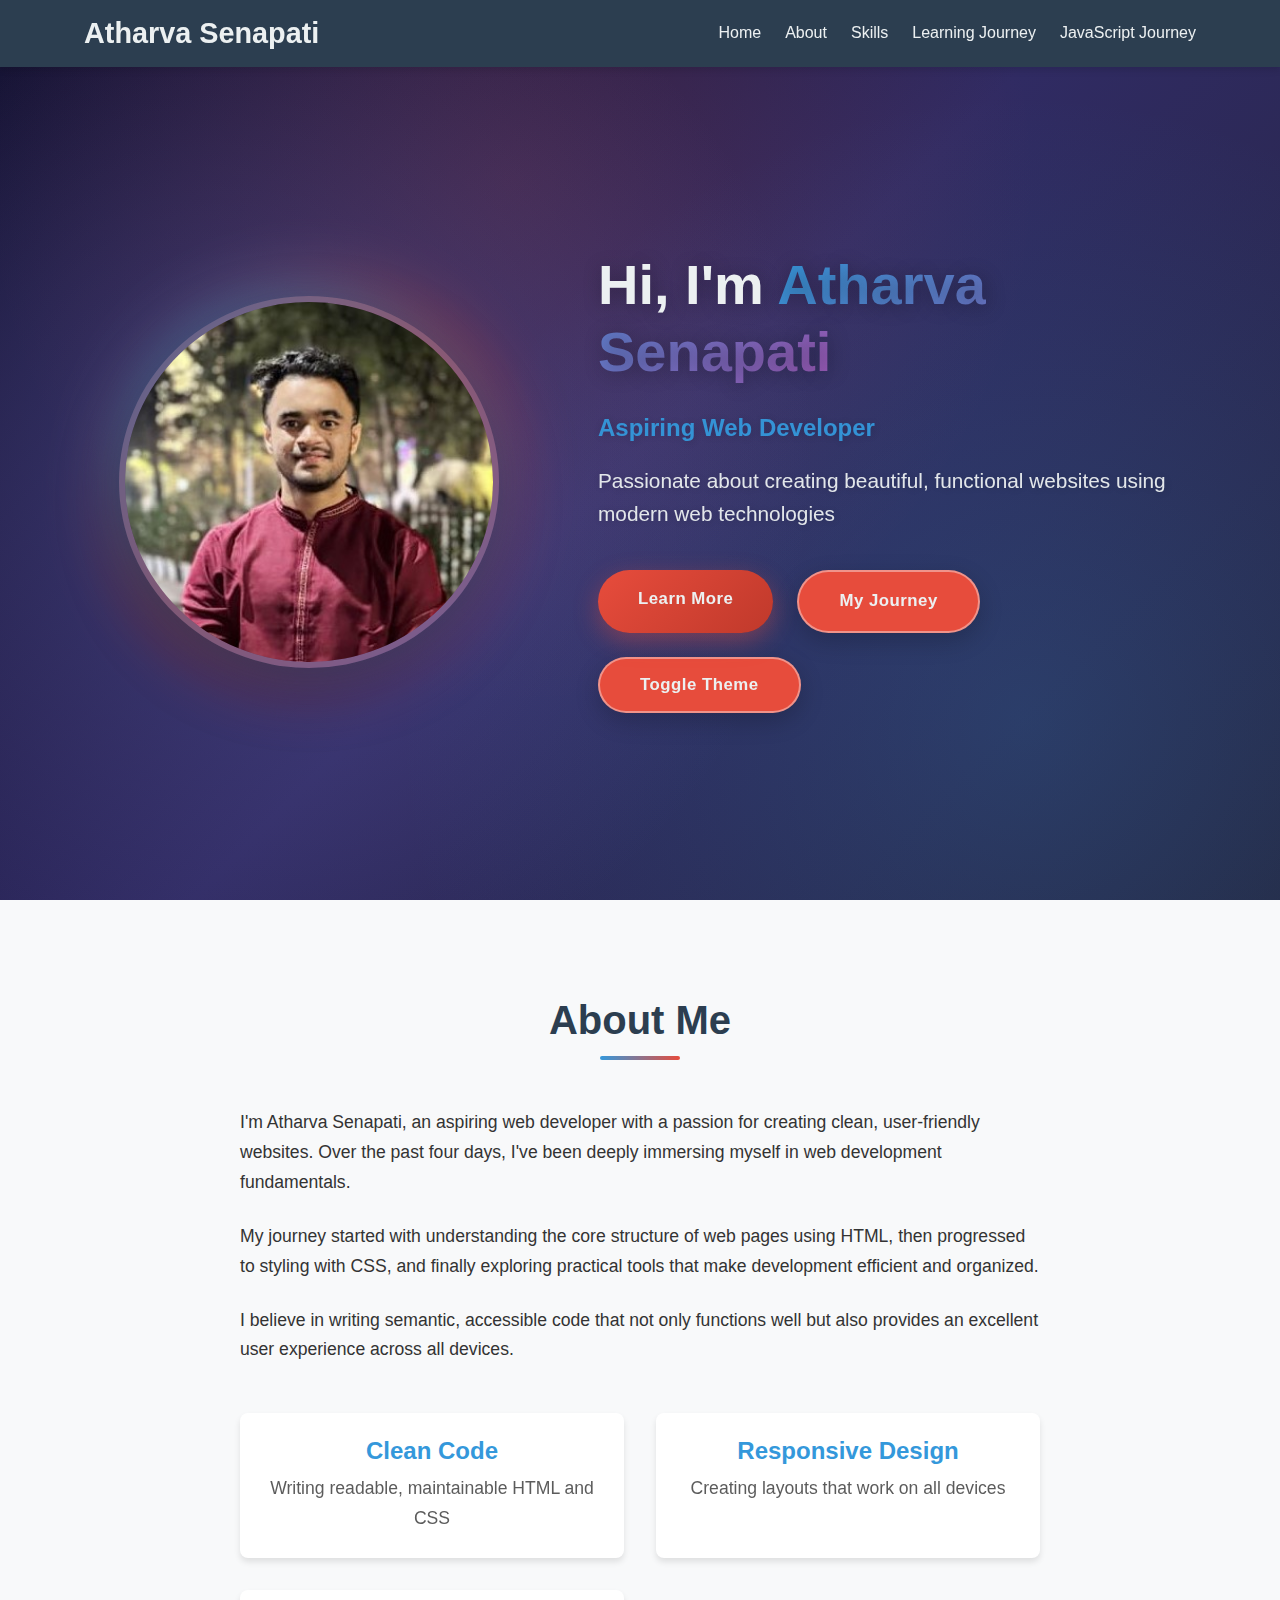
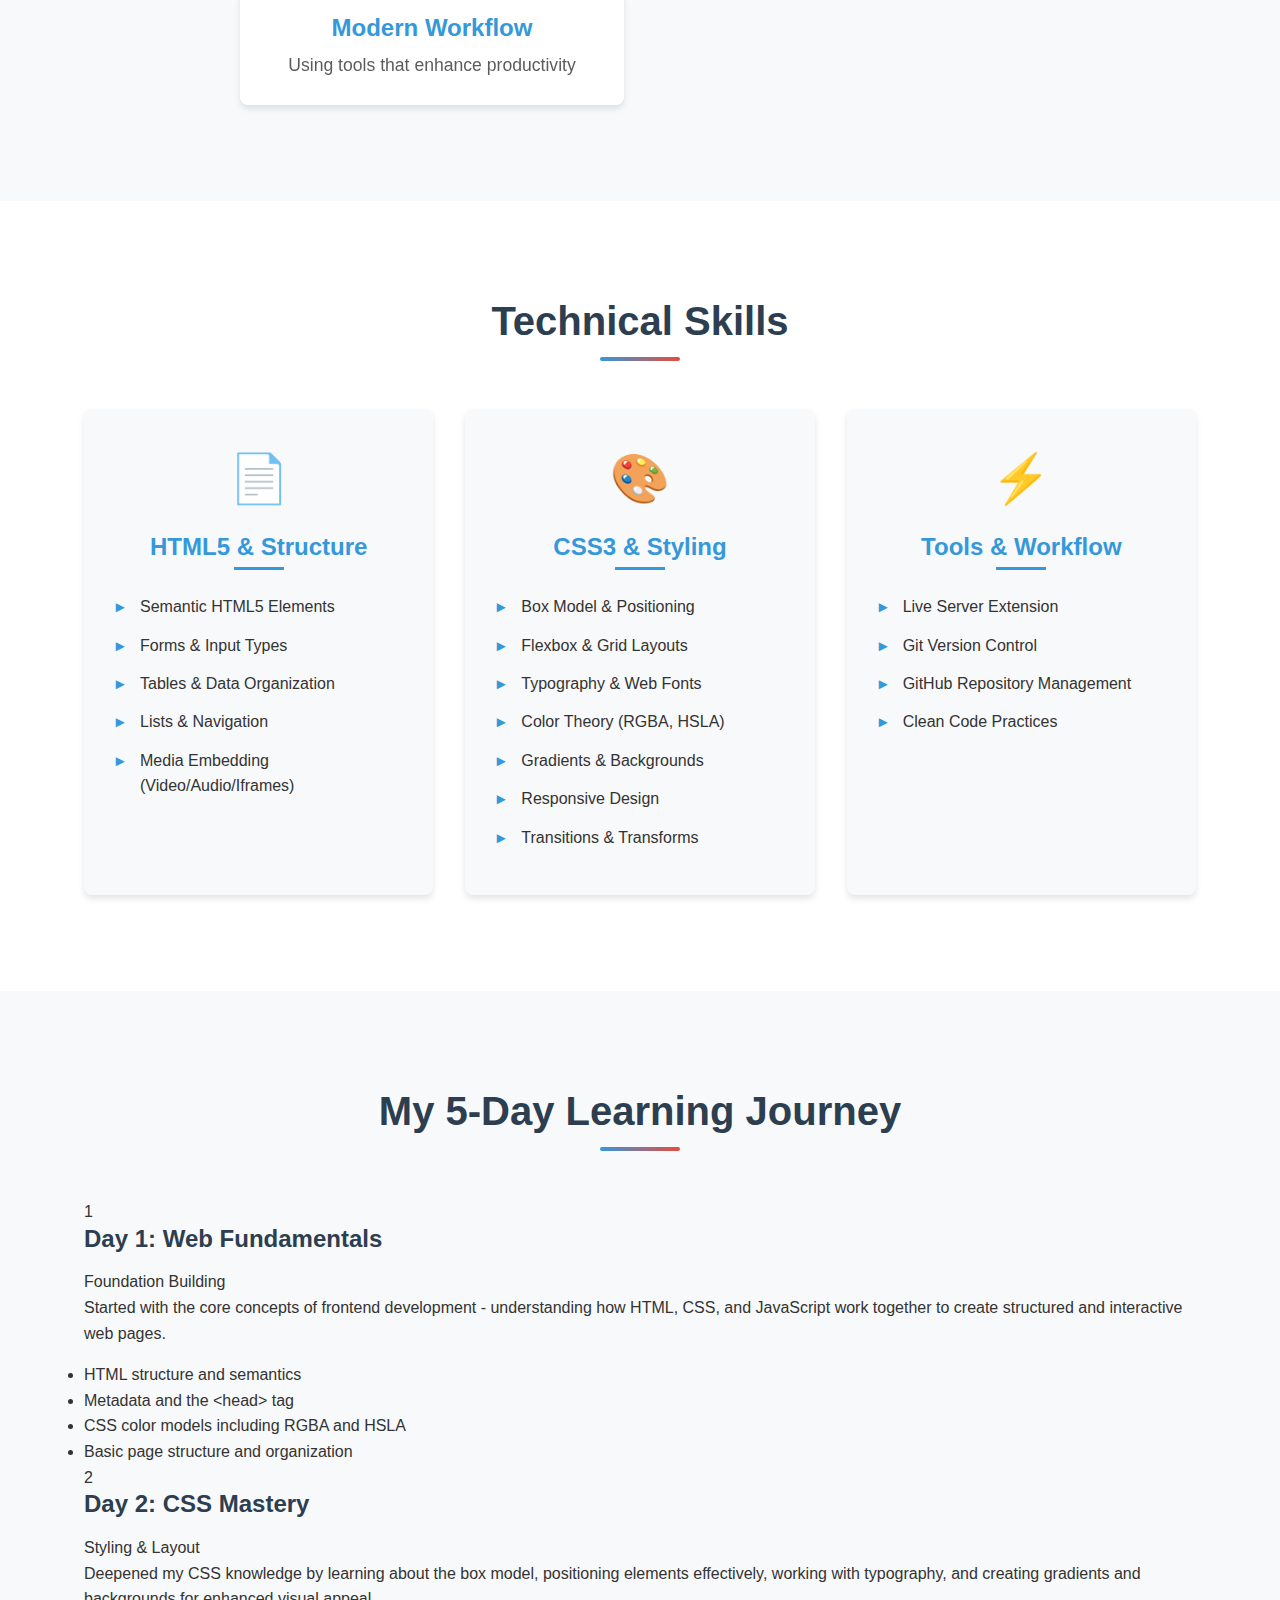
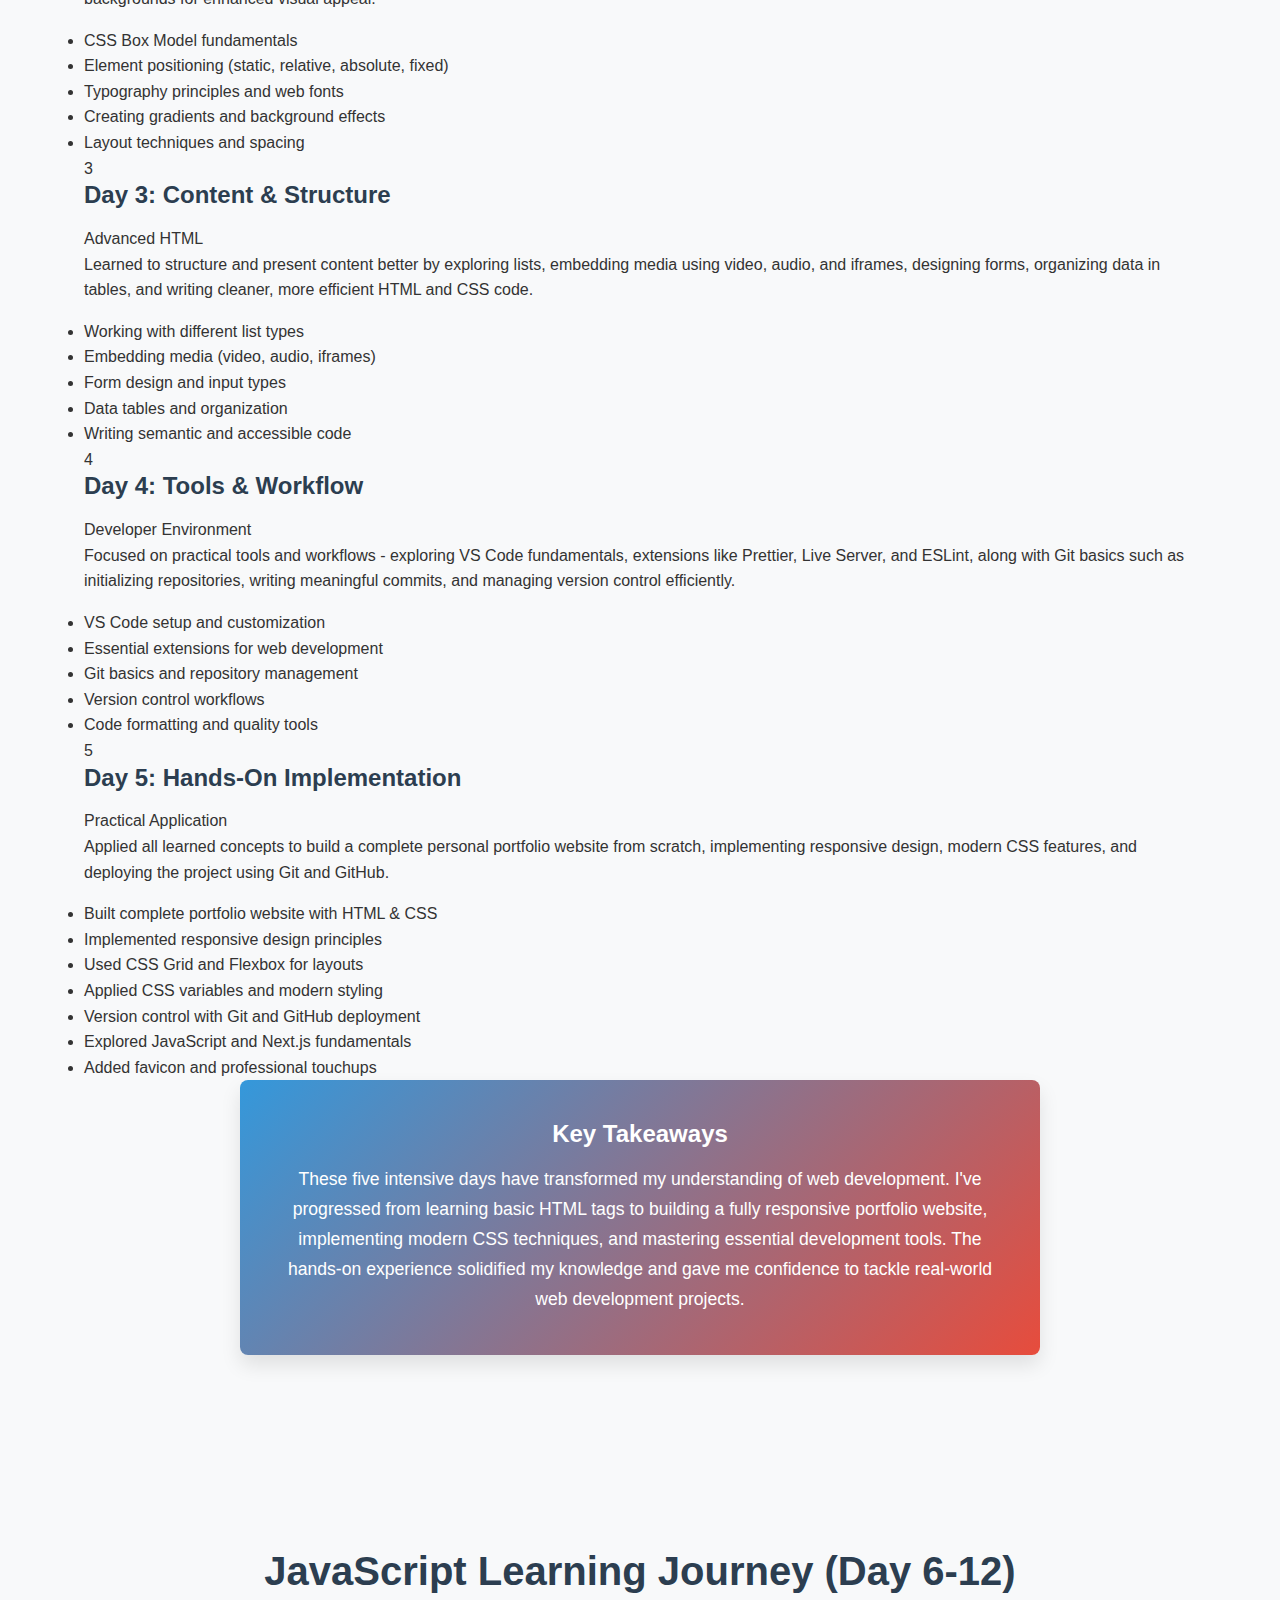
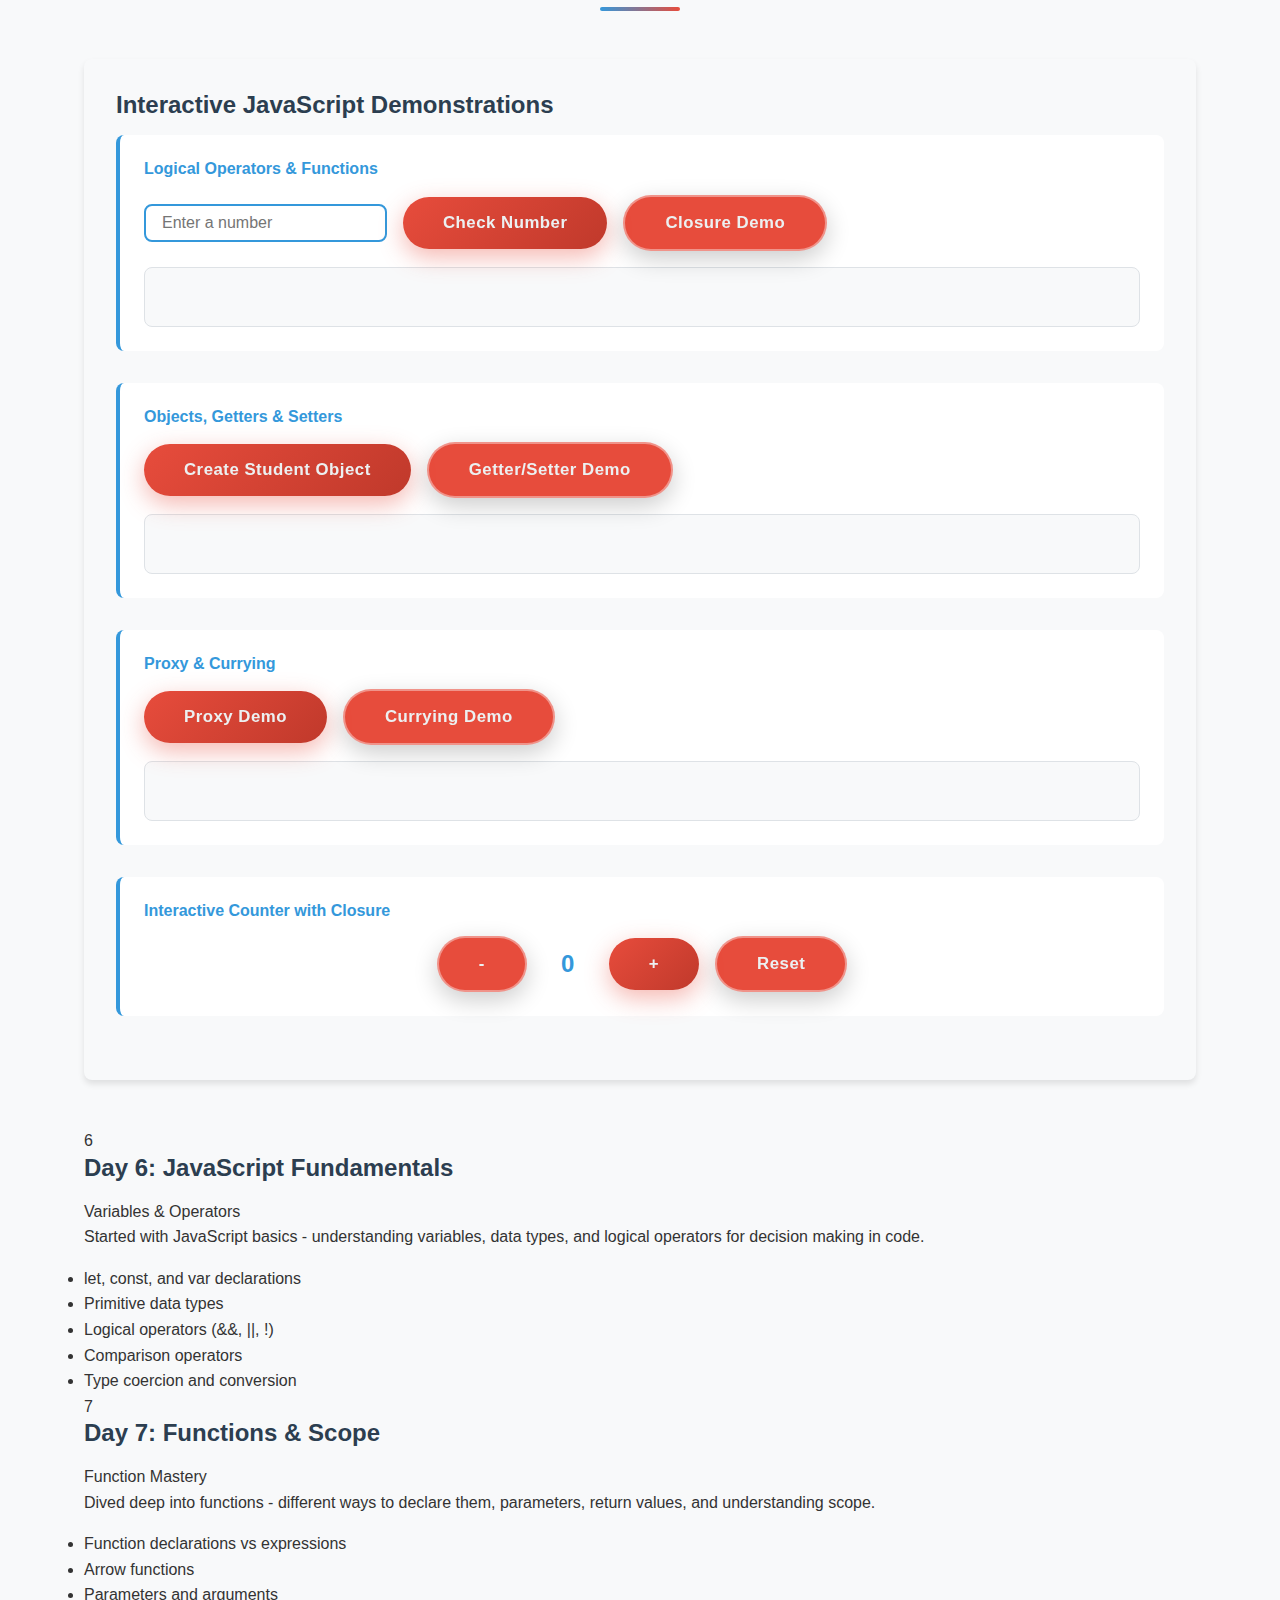
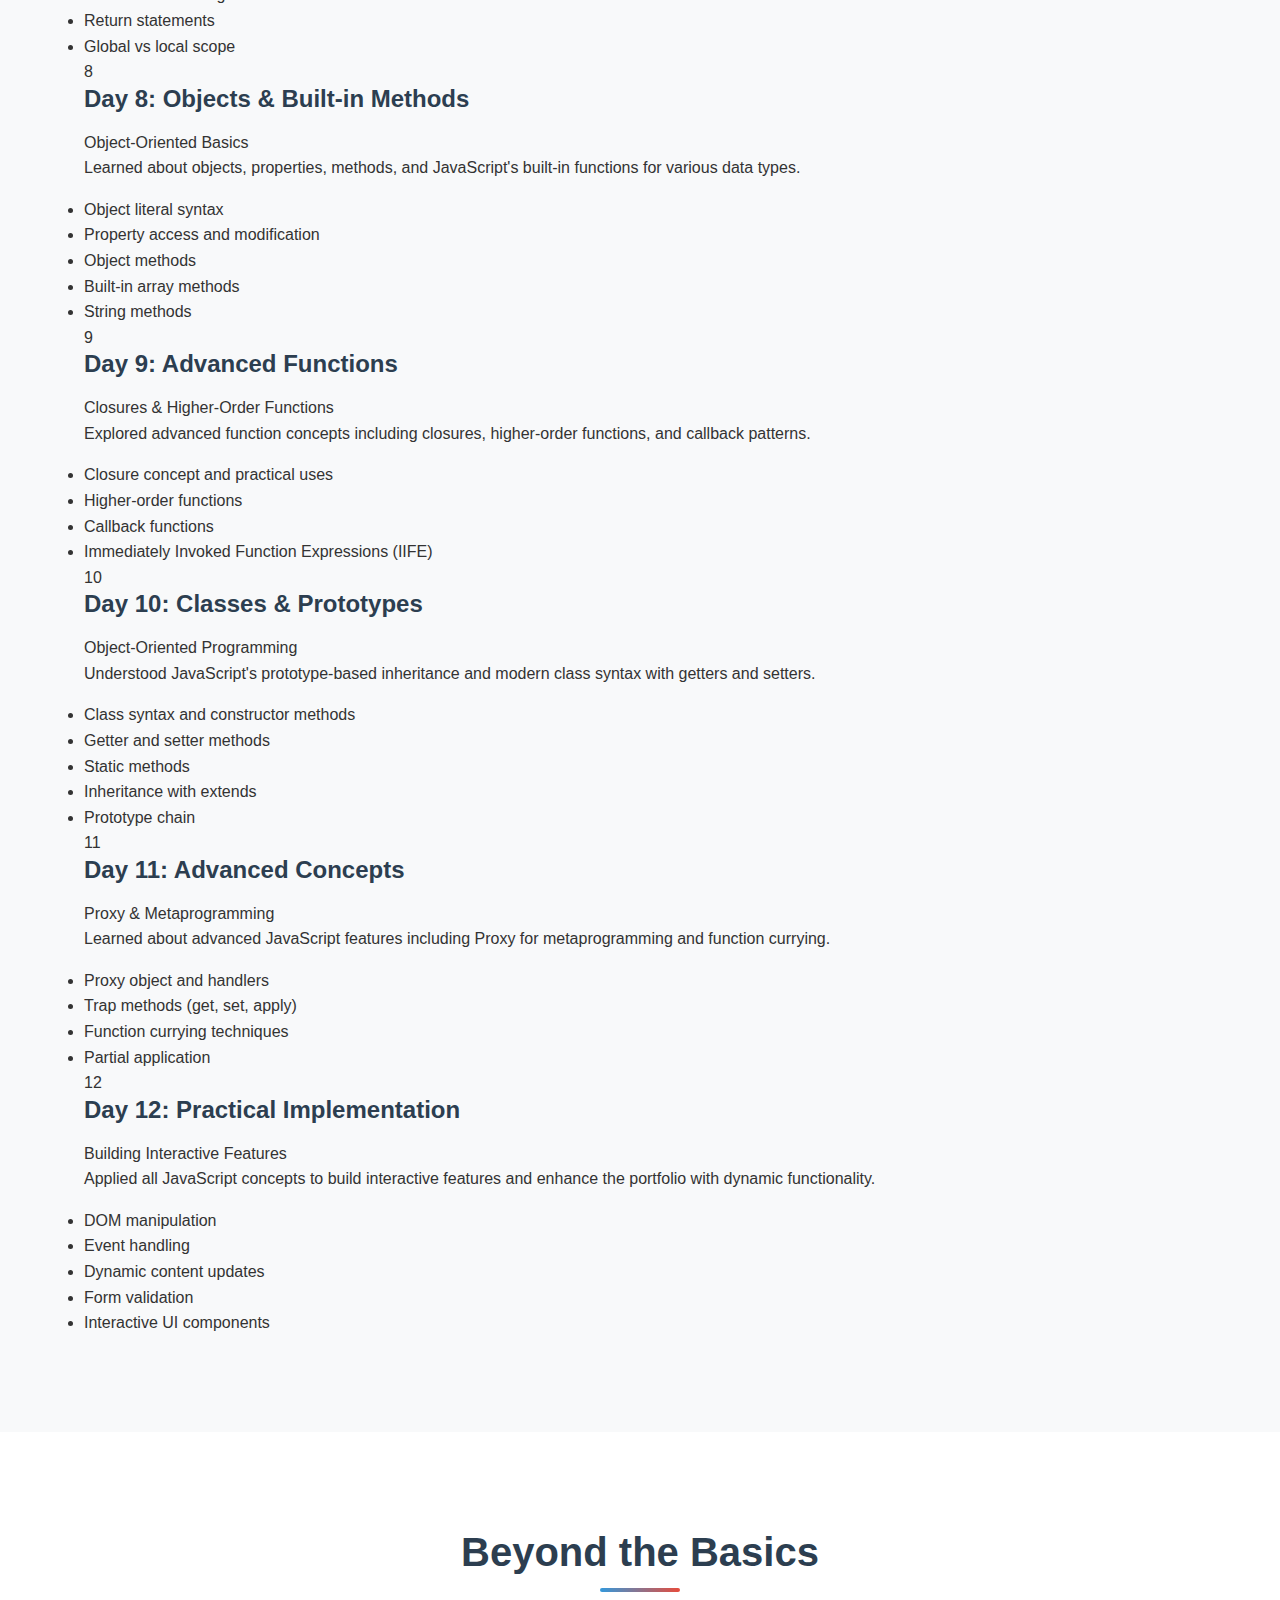
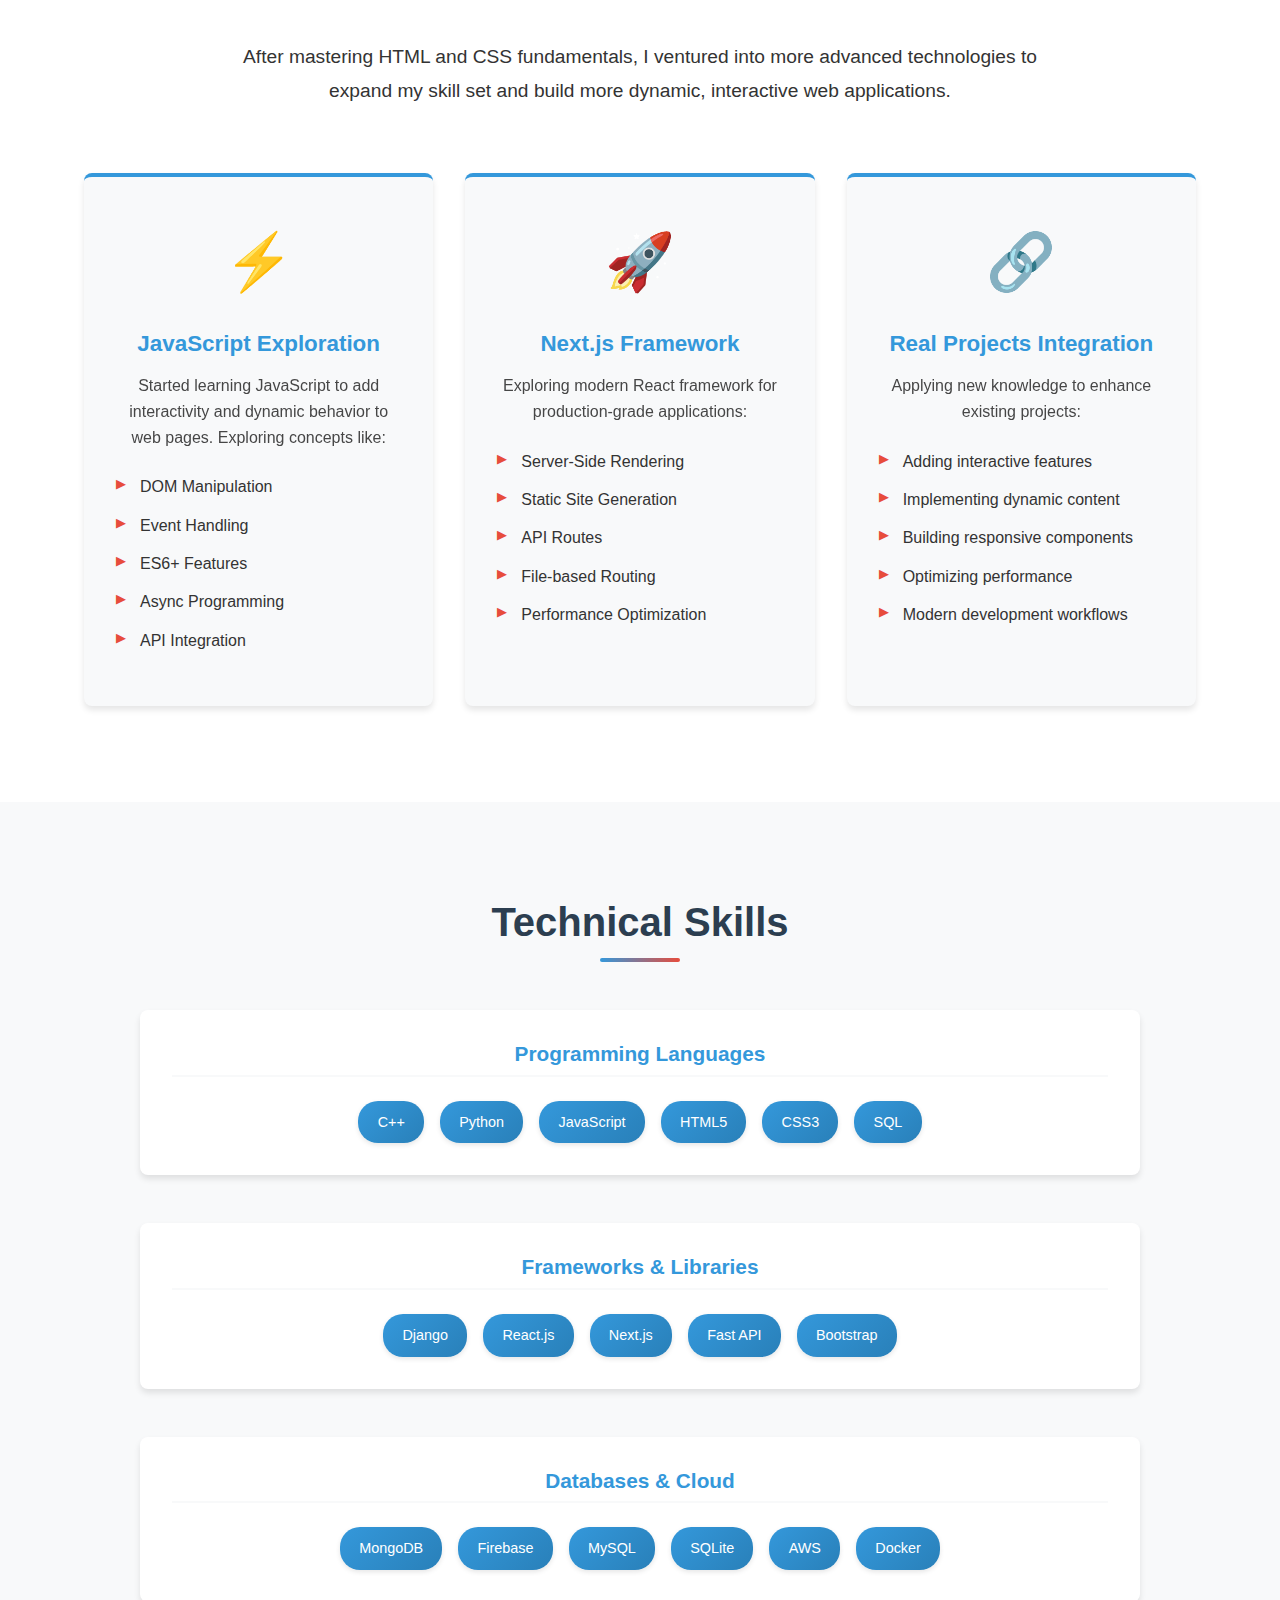
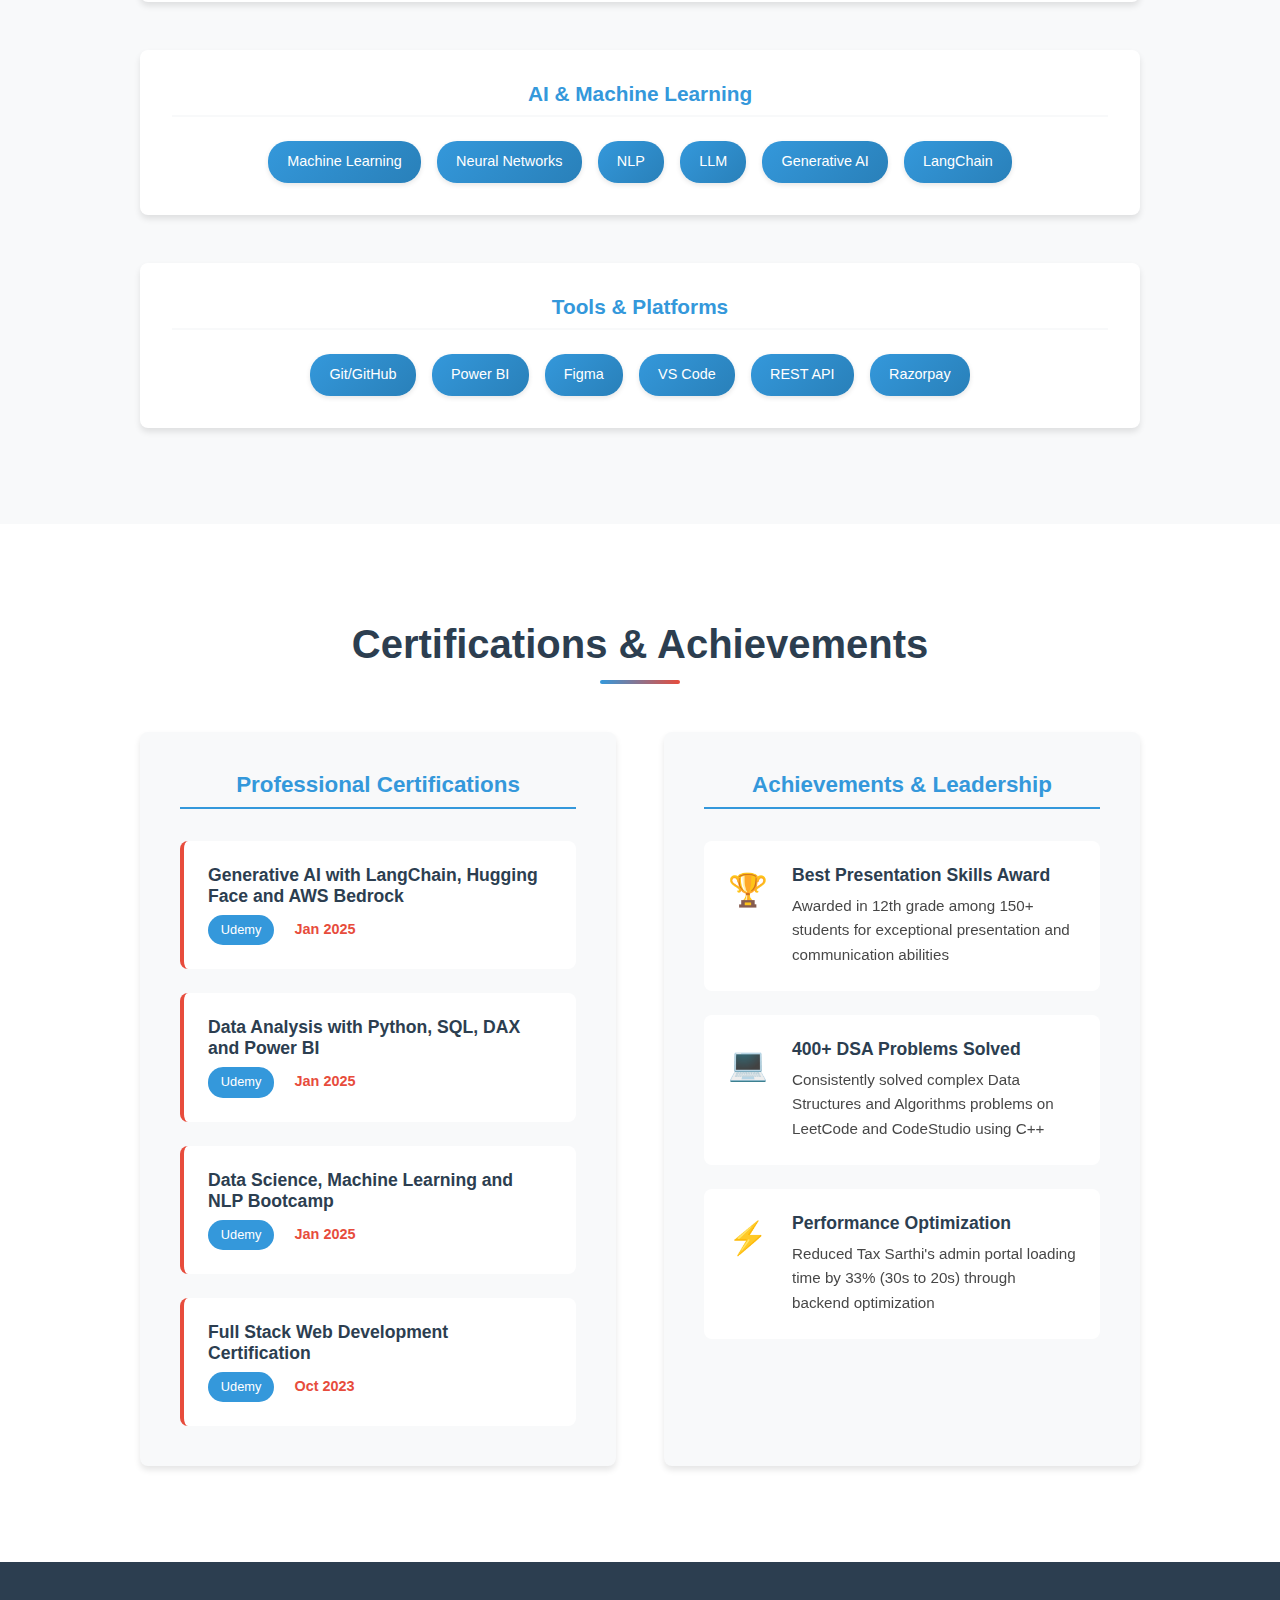
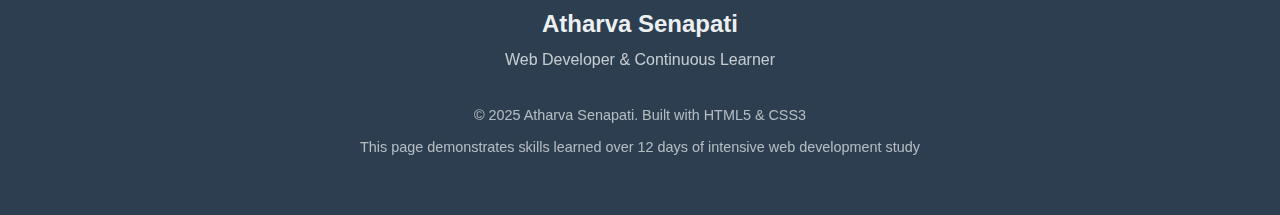
<file: index.html>
<!DOCTYPE html>
<html lang="en">

<head>
  <meta charset="UTF-8" />
  <meta name="viewport" content="width=device-width, initial-scale=1.0" />
  <title>Atharva Senapati - Web Developer</title>
  <meta name="description" content="Personal portfolio showcasing web development skills learned over 4 days" />
  <meta name="keywords" content="web development, HTML, CSS, frontend, Atharva Senapati" />
  <link rel="stylesheet" href="assets/css/main.css" />
  <!-- Favicon -->
  <link rel="icon" type="image/x-icon" href="assets/images/favicon/favicon.png">

  <link rel="icon" type="image/png" sizes="32x32" href="assets/images/favicon/favicon.png">
  <link rel="icon" type="image/png" sizes="16x16" href="assets/images/favicon/favicon.png">
  <link rel="manifest" href="assets/images/favicon/favicon.png">
</head>

<body>
  <header class="header">
    <div class="container">
      <div class="logo">
        <h1>Atharva Senapati</h1>
      </div>
      <nav class="nav">
        <ul>
          <li><a href="#home">Home</a></li>
          <li><a href="#about">About</a></li>
          <li><a href="#skills">Skills</a></li>
          <li><a href="#journey">Learning Journey</a></li>
          <li><a href="#javascript-journey">JavaScript Journey</a></li>
        </ul>
      </nav>
    </div>
  </header>
  <main>
    <!-- Hero Section -->
    <section id="home" class="hero">
      <div class="container">
        <div class="hero-content">
          <div class="hero-image">
            <img src="assets/images/photo.jpeg" alt="Atharva Senapati" />
          </div>
          <div class="hero-text">
            <h2>Hi, I'm <span class="highlight">Atharva Senapati</span></h2>
            <p>Aspiring Web Developer</p>
            <p>
              Passionate about creating beautiful, functional websites using
              modern web technologies
            </p>
            <div class="hero-buttons">
              <a href="#about" class="btn btn-primary">Learn More</a>
              <a href="#journey" class="btn btn-secondary">My Journey</a>
              <button id="themeToggle" class="btn btn-secondary">Toggle Theme</button>
            </div>
          </div>
        </div>
      </div>
    </section>

    <!-- About Section -->
    <section id="about" class="about">
      <div class="container">
        <h2 class="section-title">About Me</h2>
        <div class="about-content">
          <div class="about-text">
            <p>
              I'm Atharva Senapati, an aspiring web developer with a passion
              for creating clean, user-friendly websites. Over the past four
              days, I've been deeply immersing myself in web development
              fundamentals.
            </p>

            <p>
              My journey started with understanding the core structure of web
              pages using HTML, then progressed to styling with CSS, and
              finally exploring practical tools that make development
              efficient and organized.
            </p>

            <p>
              I believe in writing semantic, accessible code that not only
              functions well but also provides an excellent user experience
              across all devices.
            </p>

            <div class="about-features">
              <div class="feature">
                <h3>Clean Code</h3>
                <p>Writing readable, maintainable HTML and CSS</p>
              </div>
              <div class="feature">
                <h3>Responsive Design</h3>
                <p>Creating layouts that work on all devices</p>
              </div>
              <div class="feature">
                <h3>Modern Workflow</h3>
                <p>Using tools that enhance productivity</p>
              </div>
            </div>
          </div>
        </div>
      </div>
    </section>

    <!-- Skills Section -->
    <section id="skills" class="skills">
      <div class="container">
        <h2 class="section-title">Technical Skills</h2>
        <div class="skills-grid">
          <div class="skill-category">
            <div class="skill-icon">
              <span>📄</span>
            </div>
            <h3>HTML5 & Structure</h3>
            <ul>
              <li>Semantic HTML5 Elements</li>
              <li>Forms & Input Types</li>
              <li>Tables & Data Organization</li>
              <li>Lists & Navigation</li>
              <li>Media Embedding (Video/Audio/Iframes)</li>
            </ul>
          </div>

          <div class="skill-category">
            <div class="skill-icon">
              <span>🎨</span>
            </div>
            <h3>CSS3 & Styling</h3>
            <ul>
              <li>Box Model & Positioning</li>
              <li>Flexbox & Grid Layouts</li>
              <li>Typography & Web Fonts</li>
              <li>Color Theory (RGBA, HSLA)</li>
              <li>Gradients & Backgrounds</li>
              <li>Responsive Design</li>
              <li>Transitions & Transforms</li>
            </ul>
          </div>

          <div class="skill-category">
            <div class="skill-icon">
              <span>⚡</span>
            </div>
            <h3>Tools & Workflow</h3>
            <ul>
              <li>Live Server Extension</li>
              <li>Git Version Control</li>
              <li>GitHub Repository Management</li>
              <li>Clean Code Practices</li>
            </ul>
          </div>
        </div>
      </div>
    </section>

    <!-- Learning Journey Section -->
    <section id="journey" class="journey">
      <div class="container">
        <h2 class="section-title">My 5-Day Learning Journey</h2>
        <div class="timeline">
          <div class="timeline-item">
            <div class="timeline-marker">1</div>
            <div class="timeline-content">
              <h3>Day 1: Web Fundamentals</h3>
              <div class="timeline-date">Foundation Building</div>
              <p>Started with the core concepts of frontend development - understanding how HTML, CSS, and JavaScript
                work together to create structured and interactive web pages.</p>
              <ul>
                <li>HTML structure and semantics</li>
                <li>Metadata and the &lt;head&gt; tag</li>
                <li>CSS color models including RGBA and HSLA</li>
                <li>Basic page structure and organization</li>
              </ul>
            </div>
          </div>

          <div class="timeline-item">
            <div class="timeline-marker">2</div>
            <div class="timeline-content">
              <h3>Day 2: CSS Mastery</h3>
              <div class="timeline-date">Styling & Layout</div>
              <p>Deepened my CSS knowledge by learning about the box model, positioning elements effectively, working
                with typography, and creating gradients and backgrounds for enhanced visual appeal.</p>
              <ul>
                <li>CSS Box Model fundamentals</li>
                <li>Element positioning (static, relative, absolute, fixed)</li>
                <li>Typography principles and web fonts</li>
                <li>Creating gradients and background effects</li>
                <li>Layout techniques and spacing</li>
              </ul>
            </div>
          </div>

          <div class="timeline-item">
            <div class="timeline-marker">3</div>
            <div class="timeline-content">
              <h3>Day 3: Content & Structure</h3>
              <div class="timeline-date">Advanced HTML</div>
              <p>Learned to structure and present content better by exploring lists, embedding media using video, audio,
                and iframes, designing forms, organizing data in tables, and writing cleaner, more efficient HTML and
                CSS code.</p>
              <ul>
                <li>Working with different list types</li>
                <li>Embedding media (video, audio, iframes)</li>
                <li>Form design and input types</li>
                <li>Data tables and organization</li>
                <li>Writing semantic and accessible code</li>
              </ul>
            </div>
          </div>

          <div class="timeline-item">
            <div class="timeline-marker">4</div>
            <div class="timeline-content">
              <h3>Day 4: Tools & Workflow</h3>
              <div class="timeline-date">Developer Environment</div>
              <p>Focused on practical tools and workflows - exploring VS Code fundamentals, extensions like Prettier,
                Live Server, and ESLint, along with Git basics such as initializing repositories, writing meaningful
                commits, and managing version control efficiently.</p>
              <ul>
                <li>VS Code setup and customization</li>
                <li>Essential extensions for web development</li>
                <li>Git basics and repository management</li>
                <li>Version control workflows</li>
                <li>Code formatting and quality tools</li>
              </ul>
            </div>
          </div>

          <div class="timeline-item">
            <div class="timeline-marker">5</div>
            <div class="timeline-content">
              <h3>Day 5: Hands-On Implementation</h3>
              <div class="timeline-date">Practical Application</div>
              <p>Applied all learned concepts to build a complete personal portfolio website from scratch, implementing
                responsive design, modern CSS features, and deploying the project using Git and GitHub.</p>
              <ul>
                <li>Built complete portfolio website with HTML & CSS</li>
                <li>Implemented responsive design principles</li>
                <li>Used CSS Grid and Flexbox for layouts</li>
                <li>Applied CSS variables and modern styling</li>
                <li>Version control with Git and GitHub deployment</li>
                <li>Explored JavaScript and Next.js fundamentals</li>
                <li>Added favicon and professional touchups</li>
              </ul>
            </div>
          </div>
        </div>

        <div class="journey-summary">
          <h3>Key Takeaways</h3>
          <p>These five intensive days have transformed my understanding of web development. I've progressed from
            learning basic HTML tags to building a fully responsive portfolio website, implementing modern CSS
            techniques, and mastering essential development tools. The hands-on experience solidified my knowledge and
            gave me confidence to tackle real-world web development projects.</p>
        </div>
      </div>
    </section>

    <!-- JavaScript Journey Section -->
    <section id="javascript-journey" class="journey">
      <div class="container">
        <h2 class="section-title">JavaScript Learning Journey (Day 6-12)</h2>
        
        <!-- Interactive JavaScript Demo -->
        <div class="javascript-demo">
          <h3>Interactive JavaScript Demonstrations</h3>
          
          <!-- Logical Operators Demo -->
          <div class="demo-section">
            <h4>Logical Operators & Functions</h4>
            <div class="demo-controls">
              <input type="number" id="numberInput" placeholder="Enter a number" class="demo-input">
              <button onclick="checkNumber()" class="btn btn-primary">Check Number</button>
              <button onclick="demonstrateClosure()" class="btn btn-secondary">Closure Demo</button>
            </div>
            <div id="logicalOutput" class="demo-output"></div>
          </div>

          <!-- Objects and Methods Demo -->
          <div class="demo-section">
            <h4>Objects, Getters & Setters</h4>
            <div class="demo-controls">
              <button onclick="createStudentObject()" class="btn btn-primary">Create Student Object</button>
              <button onclick="useGetterSetter()" class="btn btn-secondary">Getter/Setter Demo</button>
            </div>
            <div id="objectOutput" class="demo-output"></div>
          </div>

          <!-- Proxy and Currying Demo -->
          <div class="demo-section">
            <h4>Proxy & Currying</h4>
            <div class="demo-controls">
              <button onclick="demonstrateProxy()" class="btn btn-primary">Proxy Demo</button>
              <button onclick="demonstrateCurrying()" class="btn btn-secondary">Currying Demo</button>
            </div>
            <div id="advancedOutput" class="demo-output"></div>
          </div>

          <!-- Interactive Counter -->
          <div class="demo-section">
            <h4>Interactive Counter with Closure</h4>
            <div class="counter-controls">
              <button onclick="decrementCounter()" class="btn btn-secondary">-</button>
              <span id="counterValue" class="counter-display">0</span>
              <button onclick="incrementCounter()" class="btn btn-primary">+</button>
              <button onclick="resetCounter()" class="btn btn-secondary">Reset</button>
            </div>
          </div>
        </div>

        <!-- JavaScript Timeline -->
        <div class="timeline">
          <div class="timeline-item">
            <div class="timeline-marker">6</div>
            <div class="timeline-content">
              <h3>Day 6: JavaScript Fundamentals</h3>
              <div class="timeline-date">Variables & Operators</div>
              <p>Started with JavaScript basics - understanding variables, data types, and logical operators for decision making in code.</p>
              <ul>
                <li>let, const, and var declarations</li>
                <li>Primitive data types</li>
                <li>Logical operators (&&, ||, !)</li>
                <li>Comparison operators</li>
                <li>Type coercion and conversion</li>
              </ul>
            </div>
          </div>

          <div class="timeline-item">
            <div class="timeline-marker">7</div>
            <div class="timeline-content">
              <h3>Day 7: Functions & Scope</h3>
              <div class="timeline-date">Function Mastery</div>
              <p>Dived deep into functions - different ways to declare them, parameters, return values, and understanding scope.</p>
              <ul>
                <li>Function declarations vs expressions</li>
                <li>Arrow functions</li>
                <li>Parameters and arguments</li>
                <li>Return statements</li>
                <li>Global vs local scope</li>
              </ul>
            </div>
          </div>

          <div class="timeline-item">
            <div class="timeline-marker">8</div>
            <div class="timeline-content">
              <h3>Day 8: Objects & Built-in Methods</h3>
              <div class="timeline-date">Object-Oriented Basics</div>
              <p>Learned about objects, properties, methods, and JavaScript's built-in functions for various data types.</p>
              <ul>
                <li>Object literal syntax</li>
                <li>Property access and modification</li>
                <li>Object methods</li>
                <li>Built-in array methods</li>
                <li>String methods</li>
              </ul>
            </div>
          </div>

          <div class="timeline-item">
            <div class="timeline-marker">9</div>
            <div class="timeline-content">
              <h3>Day 9: Advanced Functions</h3>
              <div class="timeline-date">Closures & Higher-Order Functions</div>
              <p>Explored advanced function concepts including closures, higher-order functions, and callback patterns.</p>
              <ul>
                <li>Closure concept and practical uses</li>
                <li>Higher-order functions</li>
                <li>Callback functions</li>
                <li>Immediately Invoked Function Expressions (IIFE)</li>
              </ul>
            </div>
          </div>

          <div class="timeline-item">
            <div class="timeline-marker">10</div>
            <div class="timeline-content">
              <h3>Day 10: Classes & Prototypes</h3>
              <div class="timeline-date">Object-Oriented Programming</div>
              <p>Understood JavaScript's prototype-based inheritance and modern class syntax with getters and setters.</p>
              <ul>
                <li>Class syntax and constructor methods</li>
                <li>Getter and setter methods</li>
                <li>Static methods</li>
                <li>Inheritance with extends</li>
                <li>Prototype chain</li>
              </ul>
            </div>
          </div>

          <div class="timeline-item">
            <div class="timeline-marker">11</div>
            <div class="timeline-content">
              <h3>Day 11: Advanced Concepts</h3>
              <div class="timeline-date">Proxy & Metaprogramming</div>
              <p>Learned about advanced JavaScript features including Proxy for metaprogramming and function currying.</p>
              <ul>
                <li>Proxy object and handlers</li>
                <li>Trap methods (get, set, apply)</li>
                <li>Function currying techniques</li>
                <li>Partial application</li>
              </ul>
            </div>
          </div>

          <div class="timeline-item">
            <div class="timeline-marker">12</div>
            <div class="timeline-content">
              <h3>Day 12: Practical Implementation</h3>
              <div class="timeline-date">Building Interactive Features</div>
              <p>Applied all JavaScript concepts to build interactive features and enhance the portfolio with dynamic functionality.</p>
              <ul>
                <li>DOM manipulation</li>
                <li>Event handling</li>
                <li>Dynamic content updates</li>
                <li>Form validation</li>
                <li>Interactive UI components</li>
              </ul>
            </div>
          </div>
        </div>
      </div>
    </section>

    <!-- New Exploration Section -->
    <section id="exploration" class="exploration">
      <div class="container">
        <h2 class="section-title">Beyond the Basics</h2>
        <div class="exploration-content">
          <div class="exploration-intro">
            <p>After mastering HTML and CSS fundamentals, I ventured into more advanced technologies to expand my skill
              set and build more dynamic, interactive web applications.</p>
          </div>

          <div class="tech-grid">
            <div class="tech-card">
              <div class="tech-icon">
                <span>⚡</span>
              </div>
              <h3>JavaScript Exploration</h3>
              <p>Started learning JavaScript to add interactivity and dynamic behavior to web pages. Exploring concepts
                like:</p>
              <ul>
                <li>DOM Manipulation</li>
                <li>Event Handling</li>
                <li>ES6+ Features</li>
                <li>Async Programming</li>
                <li>API Integration</li>
              </ul>
            </div>

            <div class="tech-card">
              <div class="tech-icon">
                <span>🚀</span>
              </div>
              <h3>Next.js Framework</h3>
              <p>Exploring modern React framework for production-grade applications:</p>
              <ul>
                <li>Server-Side Rendering</li>
                <li>Static Site Generation</li>
                <li>API Routes</li>
                <li>File-based Routing</li>
                <li>Performance Optimization</li>
              </ul>
            </div>

            <div class="tech-card">
              <div class="tech-icon">
                <span>🔗</span>
              </div>
              <h3>Real Projects Integration</h3>
              <p>Applying new knowledge to enhance existing projects:</p>
              <ul>
                <li>Adding interactive features</li>
                <li>Implementing dynamic content</li>
                <li>Building responsive components</li>
                <li>Optimizing performance</li>
                <li>Modern development workflows</li>
              </ul>
            </div>
          </div>
        </div>
      </div>
    </section>

    <!-- Technical Skills Section -->
    <section id="technical" class="technical">
      <div class="container">
        <h2 class="section-title">Technical Skills</h2>
        <div class="skills-container">
          <div class="skills-category">
            <h3>Programming Languages</h3>
            <div class="skills-tags">
              <span class="skill-tag">C++</span>
              <span class="skill-tag">Python</span>
              <span class="skill-tag">JavaScript</span>
              <span class="skill-tag">HTML5</span>
              <span class="skill-tag">CSS3</span>
              <span class="skill-tag">SQL</span>
            </div>
          </div>

          <div class="skills-category">
            <h3>Frameworks & Libraries</h3>
            <div class="skills-tags">
              <span class="skill-tag">Django</span>
              <span class="skill-tag">React.js</span>
              <span class="skill-tag">Next.js</span>
              <span class="skill-tag">Fast API</span>
              <span class="skill-tag">Bootstrap</span>
            </div>
          </div>

          <div class="skills-category">
            <h3>Databases & Cloud</h3>
            <div class="skills-tags">
              <span class="skill-tag">MongoDB</span>
              <span class="skill-tag">Firebase</span>
              <span class="skill-tag">MySQL</span>
              <span class="skill-tag">SQLite</span>
              <span class="skill-tag">AWS</span>
              <span class="skill-tag">Docker</span>
            </div>
          </div>

          <div class="skills-category">
            <h3>AI & Machine Learning</h3>
            <div class="skills-tags">
              <span class="skill-tag">Machine Learning</span>
              <span class="skill-tag">Neural Networks</span>
              <span class="skill-tag">NLP</span>
              <span class="skill-tag">LLM</span>
              <span class="skill-tag">Generative AI</span>
              <span class="skill-tag">LangChain</span>
            </div>
          </div>

          <div class="skills-category">
            <h3>Tools & Platforms</h3>
            <div class="skills-tags">
              <span class="skill-tag">Git/GitHub</span>
              <span class="skill-tag">Power BI</span>
              <span class="skill-tag">Figma</span>
              <span class="skill-tag">VS Code</span>
              <span class="skill-tag">REST API</span>
              <span class="skill-tag">Razorpay</span>
            </div>
          </div>
        </div>
      </div>
    </section>

    <!-- Certifications & Achievements Section -->
    <section id="achievements" class="achievements">
      <div class="container">
        <h2 class="section-title">Certifications & Achievements</h2>
        <div class="achievements-grid">
          <div class="achievement-category">
            <h3>Professional Certifications</h3>
            <div class="certification-list">
              <div class="certification-item">
                <h4>Generative AI with LangChain, Hugging Face and AWS Bedrock</h4>
                <span class="cert-platform">Udemy</span>
                <span class="cert-date">Jan 2025</span>
              </div>
              <div class="certification-item">
                <h4>Data Analysis with Python, SQL, DAX and Power BI</h4>
                <span class="cert-platform">Udemy</span>
                <span class="cert-date">Jan 2025</span>
              </div>
              <div class="certification-item">
                <h4>Data Science, Machine Learning and NLP Bootcamp</h4>
                <span class="cert-platform">Udemy</span>
                <span class="cert-date">Jan 2025</span>
              </div>
              <div class="certification-item">
                <h4>Full Stack Web Development Certification</h4>
                <span class="cert-platform">Udemy</span>
                <span class="cert-date">Oct 2023</span>
              </div>
            </div>
          </div>

          <div class="achievement-category">
            <h3>Achievements & Leadership</h3>
            <div class="achievement-list">
              <div class="achievement-item">
                <div class="achievement-icon">🏆</div>
                <div class="achievement-content">
                  <h4>Best Presentation Skills Award</h4>
                  <p>Awarded in 12th grade among 150+ students for exceptional presentation and communication abilities
                  </p>
                </div>
              </div>
              <div class="achievement-item">
                <div class="achievement-icon">💻</div>
                <div class="achievement-content">
                  <h4>400+ DSA Problems Solved</h4>
                  <p>Consistently solved complex Data Structures and Algorithms problems on LeetCode and CodeStudio
                    using C++</p>
                </div>
              </div>
              <div class="achievement-item">
                <div class="achievement-icon">⚡</div>
                <div class="achievement-content">
                  <h4>Performance Optimization</h4>
                  <p>Reduced Tax Sarthi's admin portal loading time by 33% (30s to 20s) through backend optimization</p>
                </div>
              </div>
            </div>
          </div>
        </div>
      </div>
    </section>
  </main>

  <footer class="footer">
    <div class="container">
      <div class="footer-content">
        <div class="footer-info">
          <h3>Atharva Senapati</h3>
          <p>Web Developer & Continuous Learner</p>
        </div>
        <div class="footer-copy">
          <p>&copy; 2025 Atharva Senapati. Built with HTML5 & CSS3</p>
          <p>This page demonstrates skills learned over 12 days of intensive web development study</p>
        </div>
      </div>
    </div>
  </footer>

  <script src="assets/js/index.js"></script>

</body>

</html>
</file>
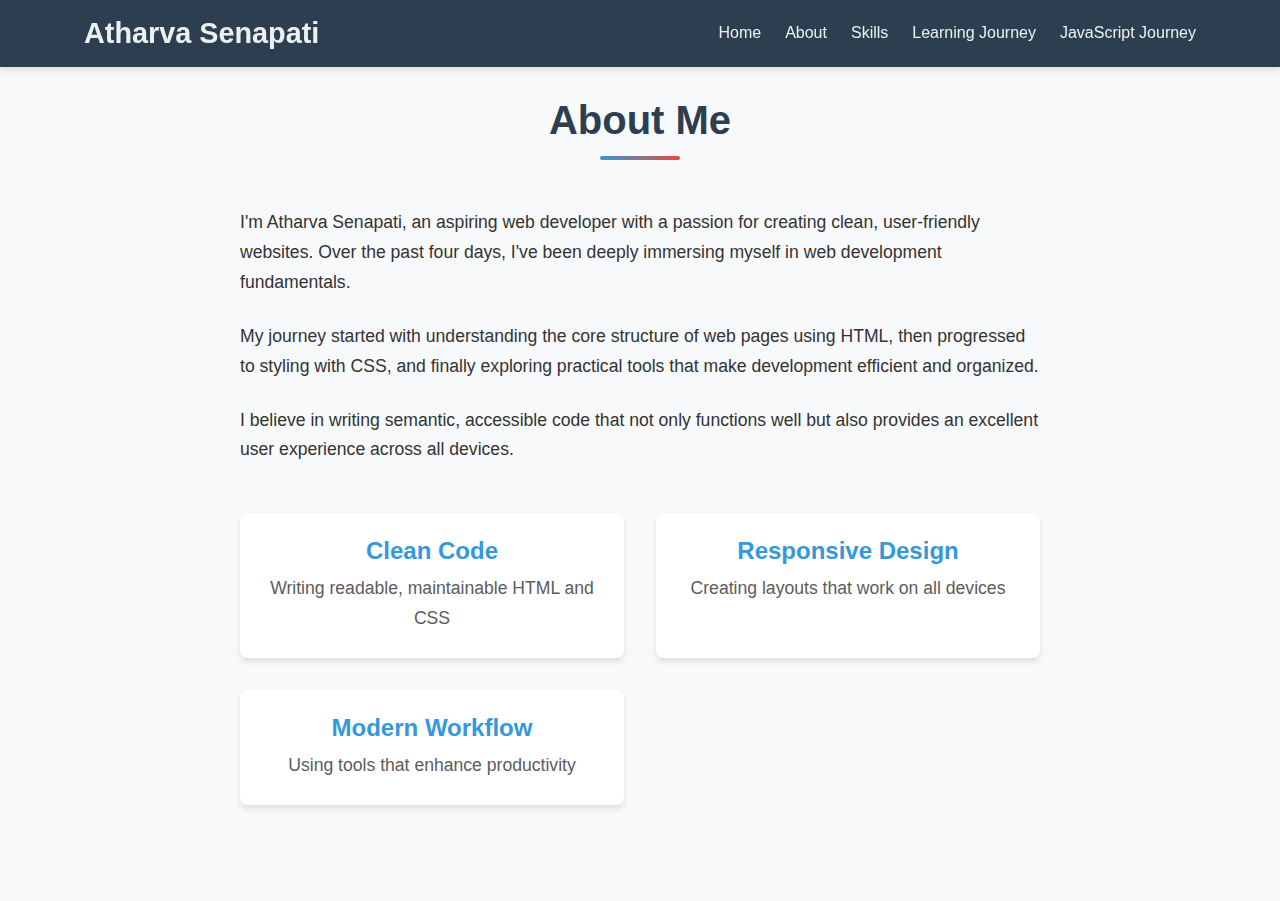
<file: about.html>
<!DOCTYPE html>
<html lang="en">

<head>
  <meta charset="UTF-8" />
  <meta name="viewport" content="width=device-width, initial-scale=1.0" />
  <title>About - Atharva Senapati</title>
  <link rel="stylesheet" href="assets/css/main.css" />
  <link rel="icon" type="image/x-icon" href="assets/images/favicon/favicon.png">
</head>

<body>
  <header class="header">
    <div class="container">
      <div class="logo">
        <h1>Atharva Senapati</h1>
      </div>
      <nav class="nav">
        <ul>
          <li><a href="index.html">Home</a></li>
          <li><a href="about.html">About</a></li>
          <li><a href="skills.html">Skills</a></li>
          <li><a href="journey.html">Learning Journey</a></li>
          <li><a href="javascript-journey.html">JavaScript Journey</a></li>
        </ul>
      </nav>
    </div>
  </header>

  <main>
    <!-- About Section -->
    <section class="about">
      <div class="container">
        <h2 class="section-title">About Me</h2>
        <div class="about-content">
          <div class="about-text">
            <p>
              I'm Atharva Senapati, an aspiring web developer with a passion
              for creating clean, user-friendly websites. Over the past four
              days, I've been deeply immersing myself in web development
              fundamentals.
            </p>

            <p>
              My journey started with understanding the core structure of web
              pages using HTML, then progressed to styling with CSS, and
              finally exploring practical tools that make development
              efficient and organized.
            </p>

            <p>
              I believe in writing semantic, accessible code that not only
              functions well but also provides an excellent user experience
              across all devices.
            </p>

            <div class="about-features">
              <div class="feature">
                <h3>Clean Code</h3>
                <p>Writing readable, maintainable HTML and CSS</p>
              </div>
              <div class="feature">
                <h3>Responsive Design</h3>
                <p>Creating layouts that work on all devices</p>
              </div>
              <div class="feature">
                <h3>Modern Workflow</h3>
                <p>Using tools that enhance productivity</p>
              </div>
            </div>
          </div>
        </div>
      </div>
    </section>
  </main>

  <script src="assets/js/index.js"></script>
</body>

</html>
</file>
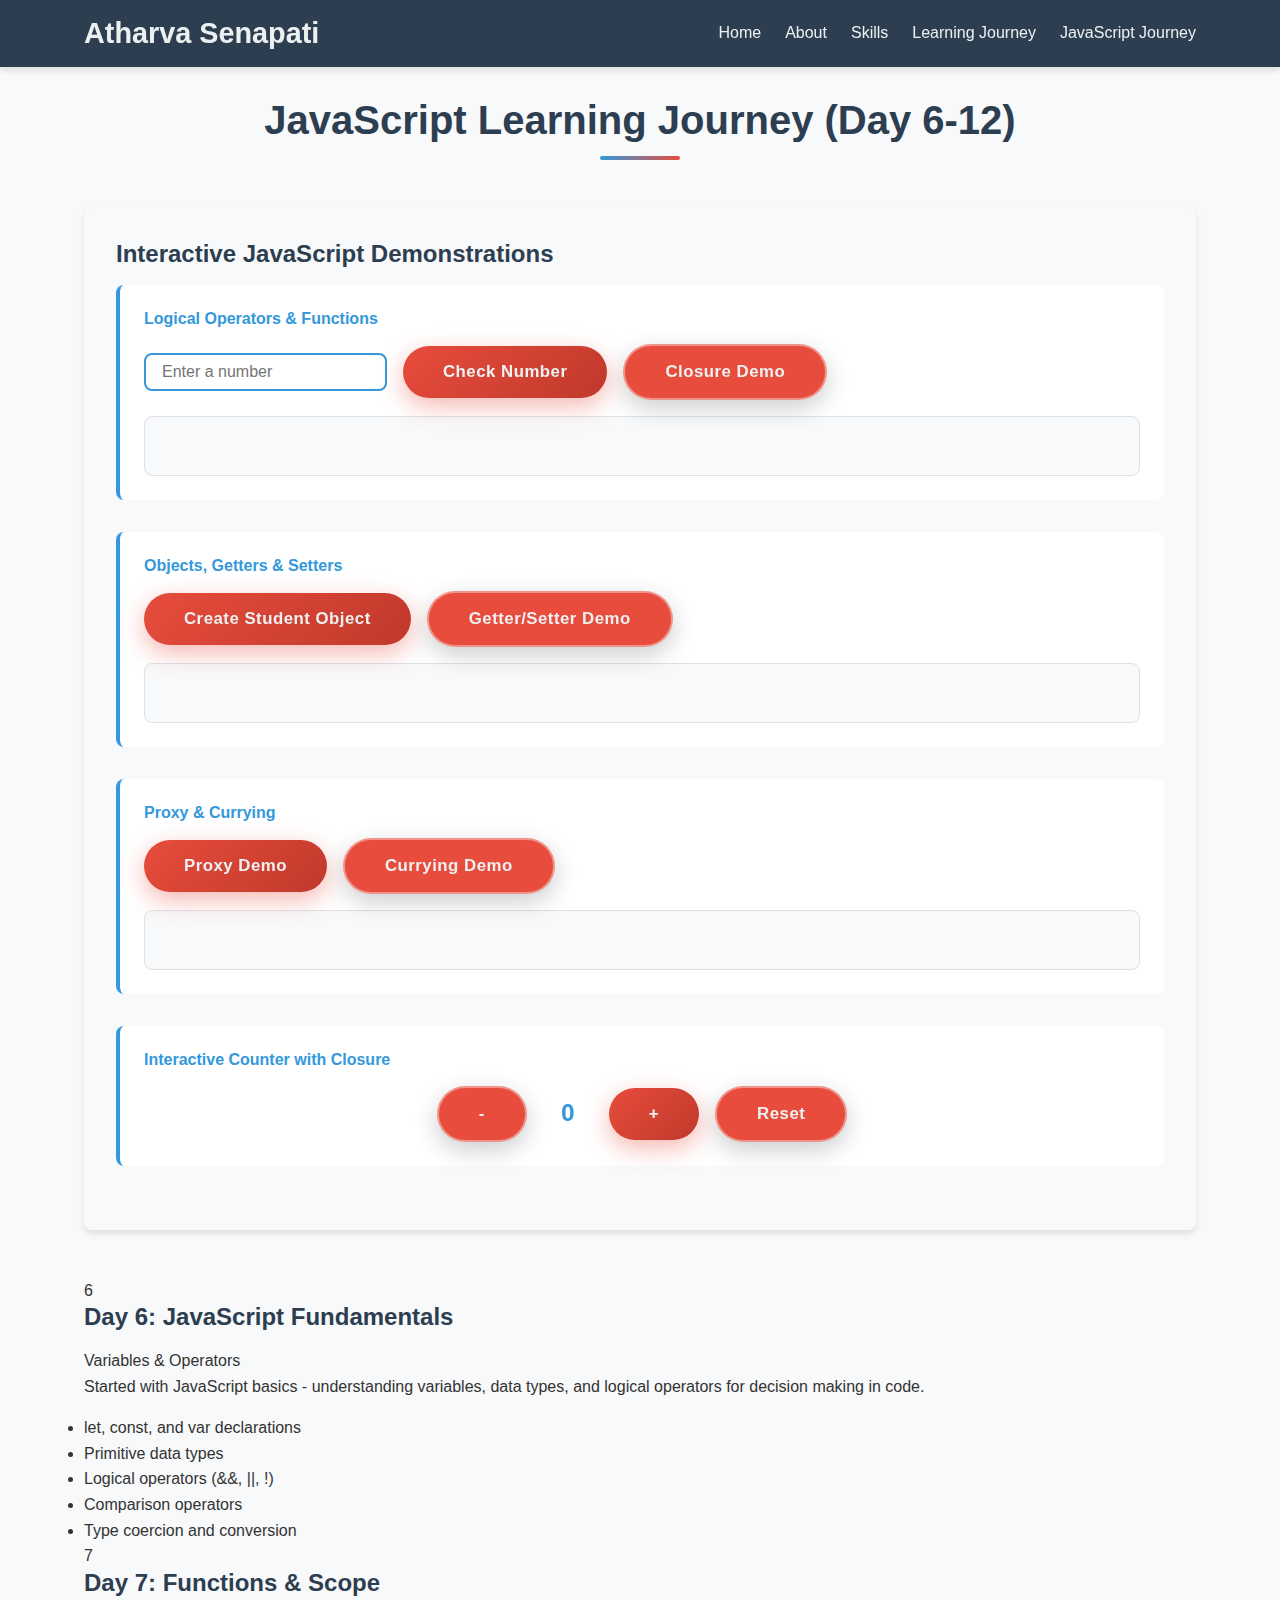
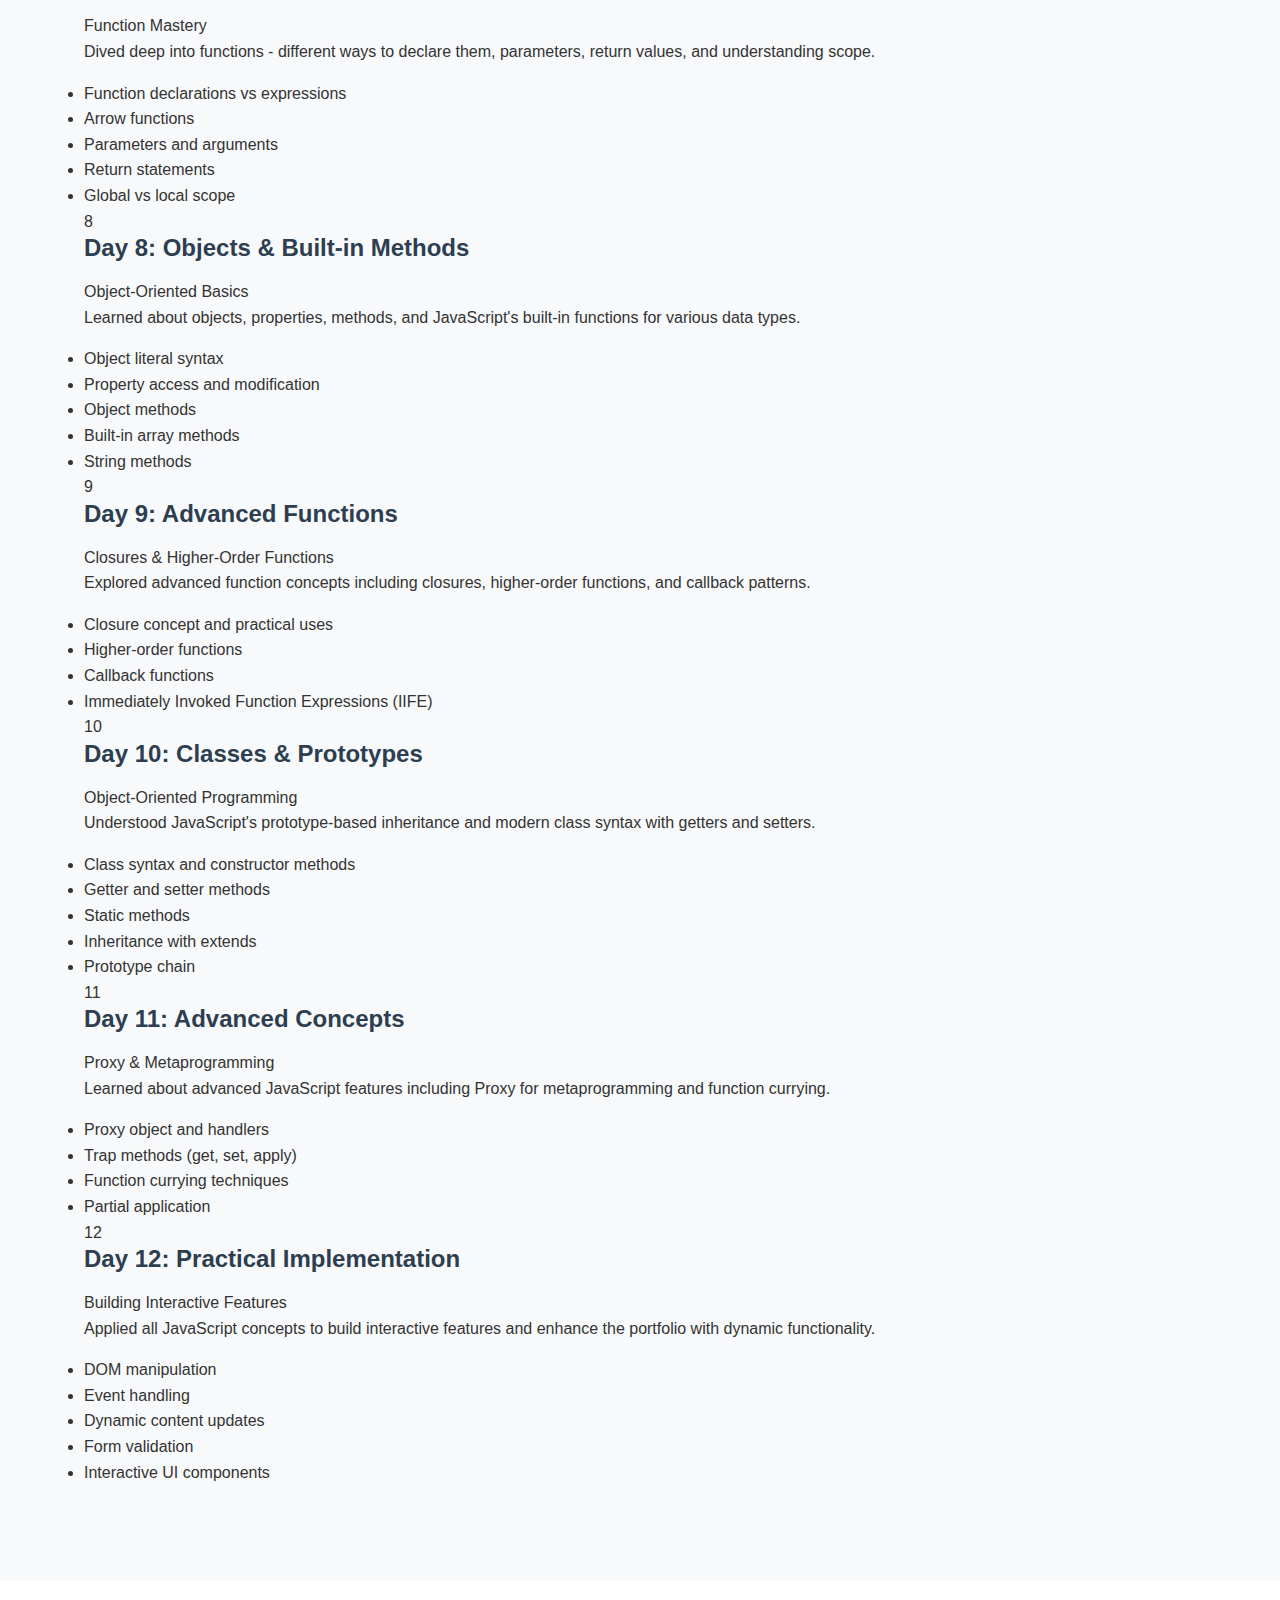
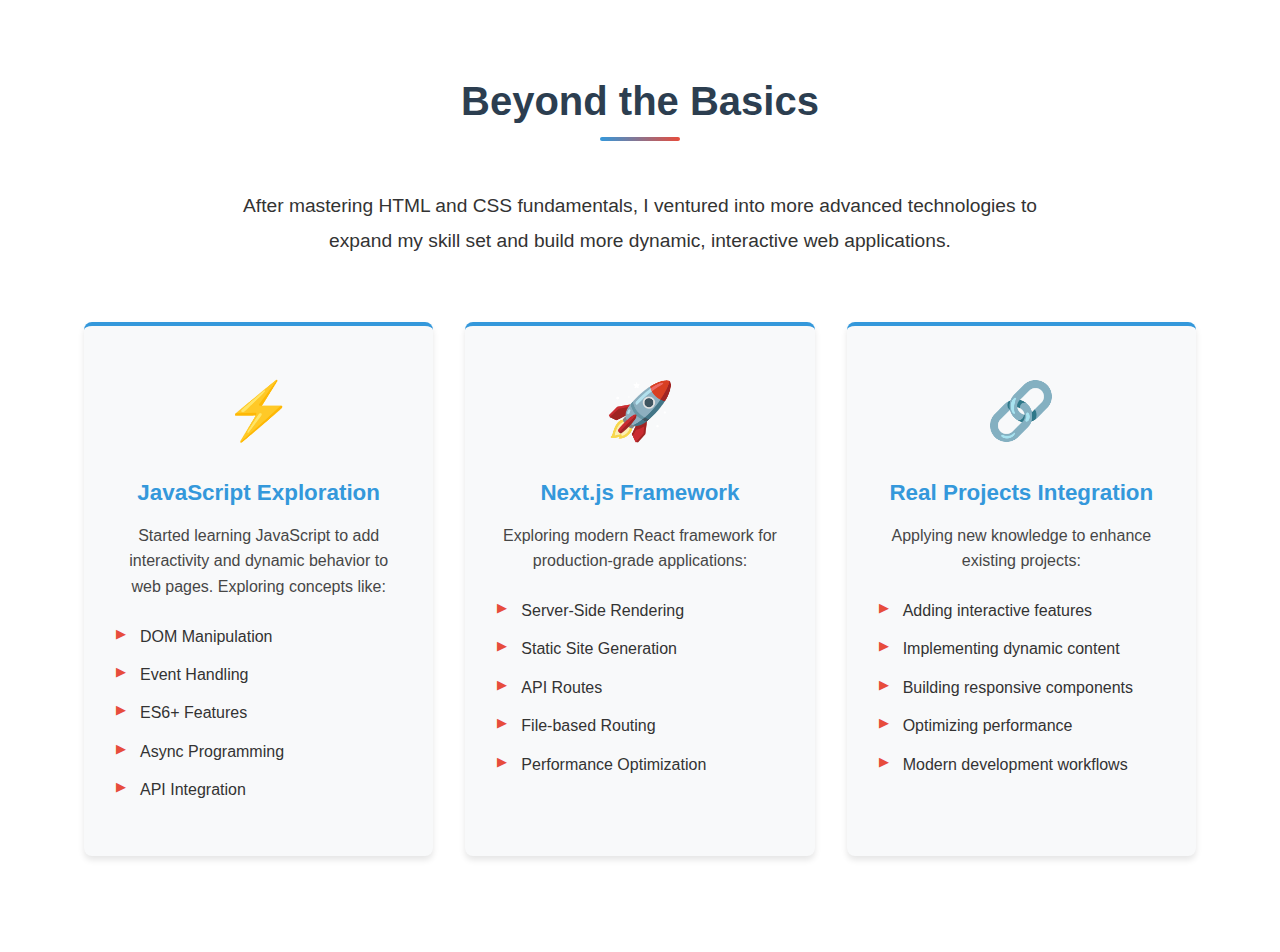
<file: javascript-journey.html>
<!DOCTYPE html>
<html lang="en">

<head>
    <meta charset="UTF-8" />
    <meta name="viewport" content="width=device-width, initial-scale=1.0" />
    <title>JavaScript Journey - Atharva Senapati</title>
    <link rel="stylesheet" href="assets/css/main.css" />
    <link rel="icon" type="image/x-icon" href="assets/images/favicon/favicon.png">
</head>

<body>
<header class="header">
  <div class="container">
    <div class="logo">
      <h1>Atharva Senapati</h1>
    </div>
    <nav class="nav">
      <ul>
        <li><a href="index.html">Home</a></li>
        <li><a href="about.html">About</a></li>
        <li><a href="skills.html">Skills</a></li>
        <li><a href="journey.html">Learning Journey</a></li>
        <li><a href="javascript-journey.html">JavaScript Journey</a></li>
      </ul>
    </nav>
  </div>
</header>

    <main>
        <!-- JavaScript Journey Section -->
        <section class="journey">
            <div class="container">
                <h2 class="section-title">JavaScript Learning Journey (Day 6-12)</h2>

                <!-- Interactive JavaScript Demo -->
                <!-- Interactive JavaScript Demo -->
                <div class="javascript-demo">
                    <h3>Interactive JavaScript Demonstrations</h3>

                    <!-- Logical Operators Demo -->
                    <div class="demo-section">
                        <h4>Logical Operators & Functions</h4>
                        <div class="demo-controls">
                            <input type="number" id="numberInput" placeholder="Enter a number" class="demo-input">
                            <button onclick="checkNumber()" class="btn btn-primary">Check Number</button>
                            <button onclick="demonstrateClosure()" class="btn btn-secondary">Closure Demo</button>
                        </div>
                        <div id="logicalOutput" class="demo-output"></div>
                    </div>

                    <!-- Objects and Methods Demo -->
                    <div class="demo-section">
                        <h4>Objects, Getters & Setters</h4>
                        <div class="demo-controls">
                            <button onclick="createStudentObject()" class="btn btn-primary">Create Student
                                Object</button>
                            <button onclick="useGetterSetter()" class="btn btn-secondary">Getter/Setter Demo</button>
                        </div>
                        <div id="objectOutput" class="demo-output"></div>
                    </div>

                    <!-- Proxy and Currying Demo -->
                    <div class="demo-section">
                        <h4>Proxy & Currying</h4>
                        <div class="demo-controls">
                            <button onclick="demonstrateProxy()" class="btn btn-primary">Proxy Demo</button>
                            <button onclick="demonstrateCurrying()" class="btn btn-secondary">Currying Demo</button>
                        </div>
                        <div id="advancedOutput" class="demo-output"></div>
                    </div>

                    <!-- Interactive Counter -->
                    <div class="demo-section">
                        <h4>Interactive Counter with Closure</h4>
                        <div class="counter-controls">
                            <button onclick="decrementCounter()" class="btn btn-secondary">-</button>
                            <span id="counterValue" class="counter-display">0</span>
                            <button onclick="incrementCounter()" class="btn btn-primary">+</button>
                            <button onclick="resetCounter()" class="btn btn-secondary">Reset</button>
                        </div>
                    </div>
                </div>

                <!-- JavaScript Timeline -->
                <div class="timeline">
                    <div class="timeline-item">
                        <div class="timeline-marker">6</div>
                        <div class="timeline-content">
                            <h3>Day 6: JavaScript Fundamentals</h3>
                            <div class="timeline-date">Variables & Operators</div>
                            <p>Started with JavaScript basics - understanding variables, data types, and logical
                                operators for decision making in code.</p>
                            <ul>
                                <li>let, const, and var declarations</li>
                                <li>Primitive data types</li>
                                <li>Logical operators (&&, ||, !)</li>
                                <li>Comparison operators</li>
                                <li>Type coercion and conversion</li>
                            </ul>
                        </div>
                    </div>

                    <div class="timeline-item">
                        <div class="timeline-marker">7</div>
                        <div class="timeline-content">
                            <h3>Day 7: Functions & Scope</h3>
                            <div class="timeline-date">Function Mastery</div>
                            <p>Dived deep into functions - different ways to declare them, parameters, return values,
                                and understanding scope.</p>
                            <ul>
                                <li>Function declarations vs expressions</li>
                                <li>Arrow functions</li>
                                <li>Parameters and arguments</li>
                                <li>Return statements</li>
                                <li>Global vs local scope</li>
                            </ul>
                        </div>
                    </div>

                    <div class="timeline-item">
                        <div class="timeline-marker">8</div>
                        <div class="timeline-content">
                            <h3>Day 8: Objects & Built-in Methods</h3>
                            <div class="timeline-date">Object-Oriented Basics</div>
                            <p>Learned about objects, properties, methods, and JavaScript's built-in functions for
                                various data types.</p>
                            <ul>
                                <li>Object literal syntax</li>
                                <li>Property access and modification</li>
                                <li>Object methods</li>
                                <li>Built-in array methods</li>
                                <li>String methods</li>
                            </ul>
                        </div>
                    </div>

                    <div class="timeline-item">
                        <div class="timeline-marker">9</div>
                        <div class="timeline-content">
                            <h3>Day 9: Advanced Functions</h3>
                            <div class="timeline-date">Closures & Higher-Order Functions</div>
                            <p>Explored advanced function concepts including closures, higher-order functions, and
                                callback patterns.</p>
                            <ul>
                                <li>Closure concept and practical uses</li>
                                <li>Higher-order functions</li>
                                <li>Callback functions</li>
                                <li>Immediately Invoked Function Expressions (IIFE)</li>
                            </ul>
                        </div>
                    </div>

                    <div class="timeline-item">
                        <div class="timeline-marker">10</div>
                        <div class="timeline-content">
                            <h3>Day 10: Classes & Prototypes</h3>
                            <div class="timeline-date">Object-Oriented Programming</div>
                            <p>Understood JavaScript's prototype-based inheritance and modern class syntax with getters
                                and setters.</p>
                            <ul>
                                <li>Class syntax and constructor methods</li>
                                <li>Getter and setter methods</li>
                                <li>Static methods</li>
                                <li>Inheritance with extends</li>
                                <li>Prototype chain</li>
                            </ul>
                        </div>
                    </div>

                    <div class="timeline-item">
                        <div class="timeline-marker">11</div>
                        <div class="timeline-content">
                            <h3>Day 11: Advanced Concepts</h3>
                            <div class="timeline-date">Proxy & Metaprogramming</div>
                            <p>Learned about advanced JavaScript features including Proxy for metaprogramming and
                                function currying.</p>
                            <ul>
                                <li>Proxy object and handlers</li>
                                <li>Trap methods (get, set, apply)</li>
                                <li>Function currying techniques</li>
                                <li>Partial application</li>
                            </ul>
                        </div>
                    </div>

                    <div class="timeline-item">
                        <div class="timeline-marker">12</div>
                        <div class="timeline-content">
                            <h3>Day 12: Practical Implementation</h3>
                            <div class="timeline-date">Building Interactive Features</div>
                            <p>Applied all JavaScript concepts to build interactive features and enhance the portfolio
                                with dynamic functionality.</p>
                            <ul>
                                <li>DOM manipulation</li>
                                <li>Event handling</li>
                                <li>Dynamic content updates</li>
                                <li>Form validation</li>
                                <li>Interactive UI components</li>
                            </ul>
                        </div>
                    </div>
                </div>
            </div>
        </section>

        <!-- New Exploration Section -->
        <section id="exploration" class="exploration">
            <div class="container">
                <h2 class="section-title">Beyond the Basics</h2>
                <div class="exploration-content">
                    <div class="exploration-intro">
                        <p>After mastering HTML and CSS fundamentals, I ventured into more advanced technologies to
                            expand my skill
                            set and build more dynamic, interactive web applications.</p>
                    </div>

                    <div class="tech-grid">
                        <div class="tech-card">
                            <div class="tech-icon">
                                <span>⚡</span>
                            </div>
                            <h3>JavaScript Exploration</h3>
                            <p>Started learning JavaScript to add interactivity and dynamic behavior to web pages.
                                Exploring concepts
                                like:</p>
                            <ul>
                                <li>DOM Manipulation</li>
                                <li>Event Handling</li>
                                <li>ES6+ Features</li>
                                <li>Async Programming</li>
                                <li>API Integration</li>
                            </ul>
                        </div>

                        <div class="tech-card">
                            <div class="tech-icon">
                                <span>🚀</span>
                            </div>
                            <h3>Next.js Framework</h3>
                            <p>Exploring modern React framework for production-grade applications:</p>
                            <ul>
                                <li>Server-Side Rendering</li>
                                <li>Static Site Generation</li>
                                <li>API Routes</li>
                                <li>File-based Routing</li>
                                <li>Performance Optimization</li>
                            </ul>
                        </div>

                        <div class="tech-card">
                            <div class="tech-icon">
                                <span>🔗</span>
                            </div>
                            <h3>Real Projects Integration</h3>
                            <p>Applying new knowledge to enhance existing projects:</p>
                            <ul>
                                <li>Adding interactive features</li>
                                <li>Implementing dynamic content</li>
                                <li>Building responsive components</li>
                                <li>Optimizing performance</li>
                                <li>Modern development workflows</li>
                            </ul>
                        </div>
                    </div>
                </div>
            </div>
        </section>
    </main>

    <script src="assets/js/index.js"></script>
</body>

</html>
</file>
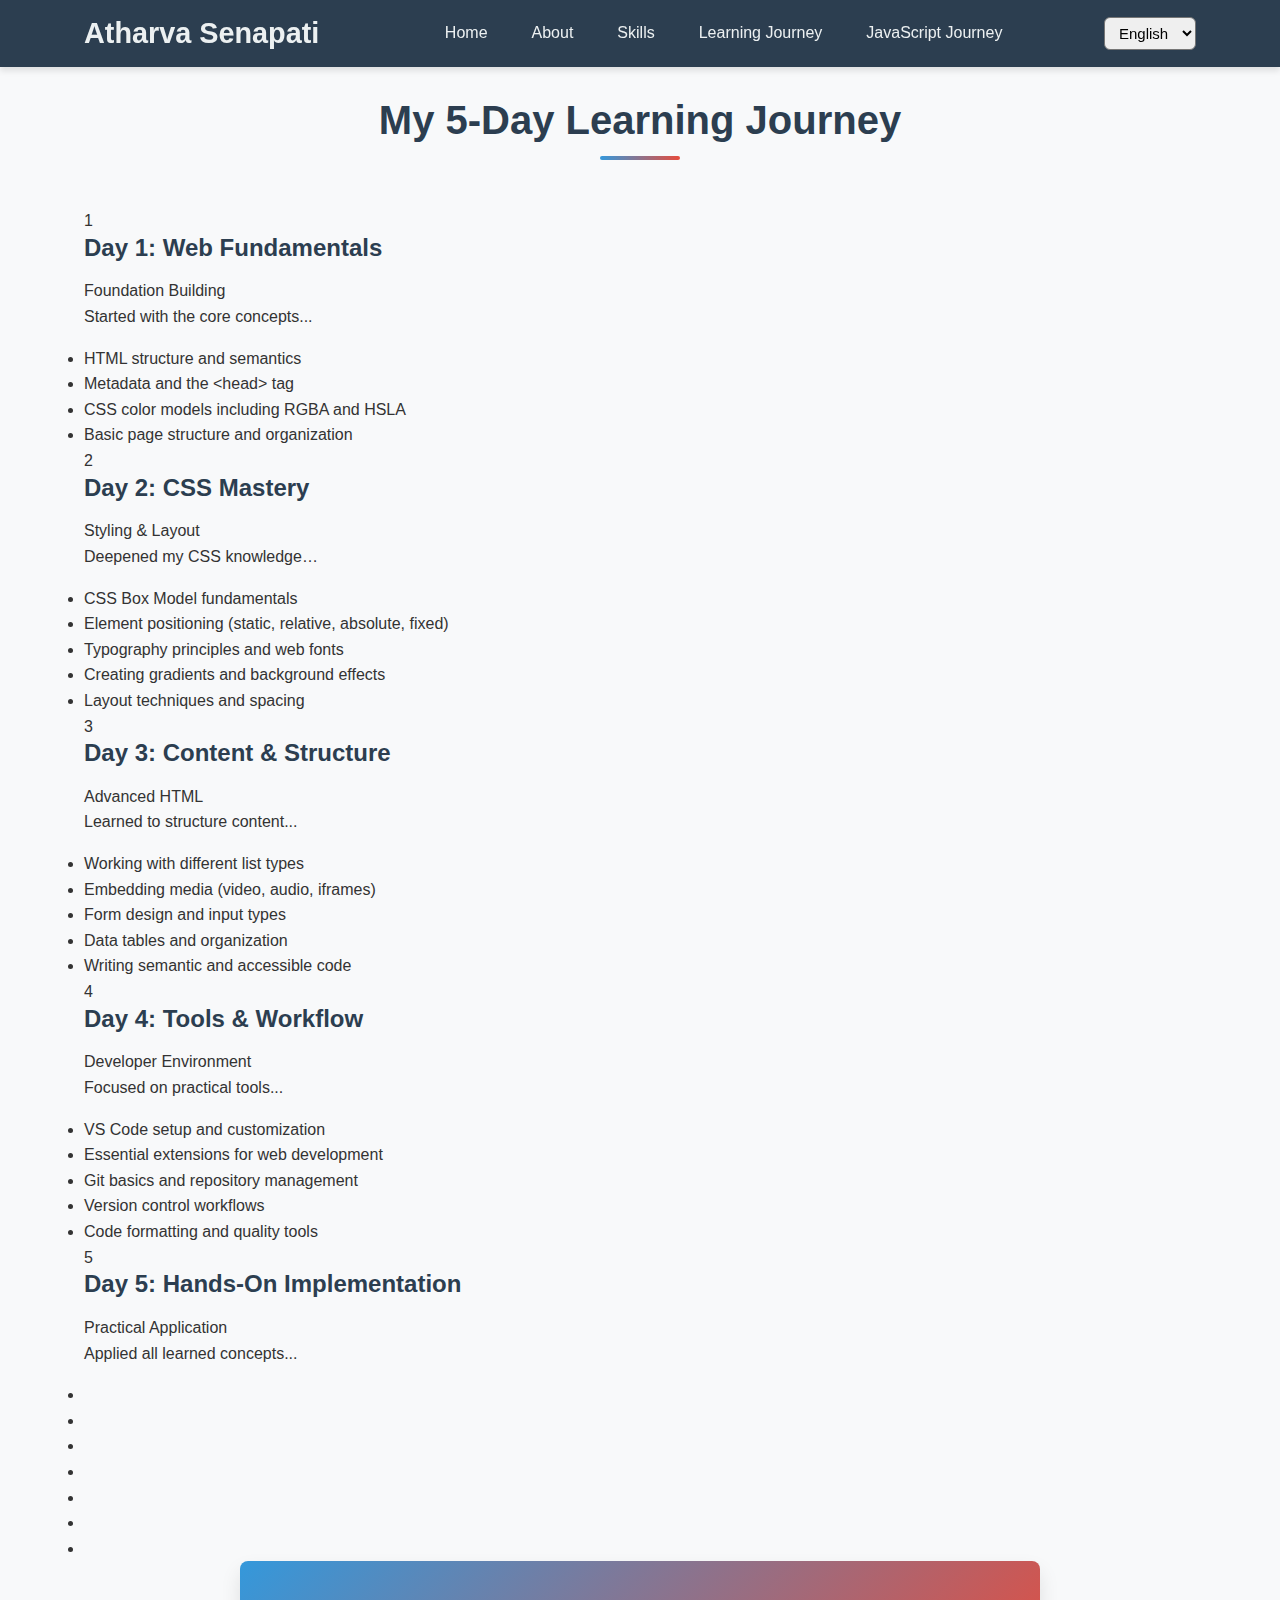
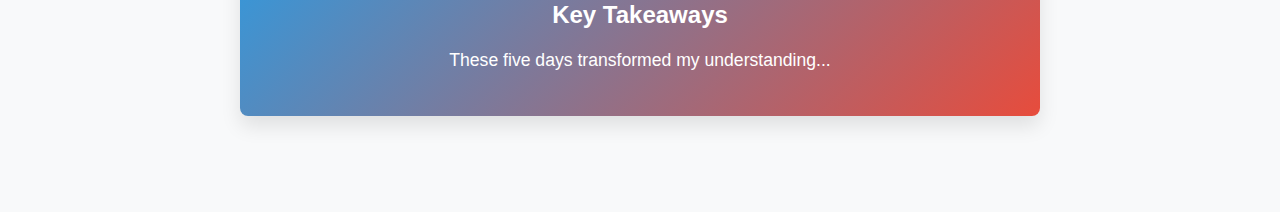
<file: journey.html>
<!DOCTYPE html>
<html lang="en">

<head>
    <meta charset="UTF-8" />
    <meta name="viewport" content="width=device-width, initial-scale=1.0" />

    <title data-en="Learning Journey - Atharva Senapati" data-mr="शिकण्याचा प्रवास - अथर्व सेनापती"
        data-hi="सीखने की यात्रा - अथर्व सेनापति">
        Learning Journey - Atharva Senapati
    </title>

    <link rel="stylesheet" href="assets/css/main.css" />
    <link rel="icon" type="image/x-icon" href="assets/images/favicon/favicon.png">

    <style>
        .language-selector select {
            padding: 6px 10px;
            border-radius: 6px;
            font-size: 15px;
        }

        @media(max-width: 900px) {
            header .container {
                flex-direction: column;
                gap: 10px;
            }

            nav ul {
                flex-direction: column;
                text-align: center;
            }
        }
    </style>
</head>

<body>

    <header class="header">
        <div class="container" style="display:flex; align-items:center; justify-content:space-between;">

            <div class="logo">
                <h1 data-en="Atharva Senapati" data-mr="अथर्व सेनापती" data-hi="अथर्व सेनापति">
                    Atharva Senapati
                </h1>
            </div>

            <nav class="nav">
                <ul style="display:flex; gap:20px;">
                    <li><a href="index.html" data-en="Home" data-mr="मुख्यपृष्ठ" data-hi="मुखपृष्ठ">Home</a></li>

                    <li><a href="about.html" data-en="About" data-mr="माझ्याबद्दल" data-hi="मेरे बारे में">About</a>
                    </li>

                    <li><a href="skills.html" data-en="Skills" data-mr="कौशल्ये" data-hi="कौशल">Skills</a></li>

                    <li><a href="journey.html" data-en="Learning Journey" data-mr="शिकण्याचा प्रवास"
                            data-hi="सीखने की यात्रा">
                            Learning Journey</a></li>

                    <li><a href="javascript-journey.html" data-en="JavaScript Journey" data-mr="जावास्क्रिप्ट प्रवास"
                            data-hi="जावास्क्रिप्ट यात्रा">
                            JavaScript Journey</a></li>
                </ul>
            </nav>

            <!-- Language Switcher -->
            <div class="language-selector">
                <select id="languageSwitcher">
                    <option value="en" selected>English</option>
                    <option value="mr">मराठी</option>
                    <option value="hi">हिंदी</option>
                </select>
            </div>

        </div>
    </header>

    <main>

        <section class="journey">
            <div class="container">

                <h2 class="section-title" data-en="My 5-Day Learning Journey" data-mr="माझा ५ दिवसांचा शिकण्याचा प्रवास"
                    data-hi="मेरी 5-दिवसीय सीखने की यात्रा">
                    My 5-Day Learning Journey
                </h2>

                <div class="timeline">

                    <!-- DAY 1 -->
                    <div class="timeline-item">
                        <div class="timeline-marker">1</div>
                        <div class="timeline-content">

                            <h3 data-en="Day 1: Web Fundamentals" data-mr="दिवस १: वेब मूलतत्त्वे"
                                data-hi="दिन 1: वेब की मूल बातें">
                                Day 1: Web Fundamentals
                            </h3>

                            <div class="timeline-date" data-en="Foundation Building" data-mr="पायाभूत बांधणी"
                                data-hi="मूलभूत नींव">
                                Foundation Building
                            </div>

                            <p data-en="Started with the core concepts of frontend development - understanding how HTML, CSS, and JavaScript work together to create structured and interactive web pages."
                                data-mr="फ्रंटएंड विकासाच्या मुख्य संकल्पनांपासून सुरुवात केली - HTML, CSS आणि JavaScript एकत्र कसे काम करतात हे समजून घेतले."
                                data-hi="फ्रंटएंड डेवलपमेंट की मूल अवधारणाओं से शुरुआत की - HTML, CSS और JavaScript मिलकर कैसे काम करते हैं, यह समझा।">
                                Started with the core concepts...
                            </p>

                            <ul>
                                <li data-en="HTML structure and semantics" data-mr="HTML रचना आणि सिमॅंटिक्स"
                                    data-hi="HTML संरचना और सिमेंटिक्स">
                                    HTML structure and semantics
                                </li>

                                <li data-en="Metadata and the <head> tag" data-mr="मेटाडेटा आणि <head> टॅग"
                                    data-hi="मेटाडेटा और <head> टैग">
                                    Metadata and the &lt;head&gt; tag
                                </li>

                                <li data-en="CSS color models including RGBA and HSLA"
                                    data-mr="RGBA आणि HSLA सहित CSS रंग मॉडेल्स"
                                    data-hi="RGBA और HSLA सहित CSS रंग मॉडल">
                                    CSS color models including RGBA and HSLA
                                </li>

                                <li data-en="Basic page structure and organization"
                                    data-mr="पेजची मूलभूत रचना आणि मांडणी" data-hi="वेबपेज की मूलभूत संरचना और संगठन">
                                    Basic page structure and organization
                                </li>
                            </ul>

                        </div>
                    </div>


                    <!-- DAY 2 -->
                    <div class="timeline-item">
                        <div class="timeline-marker">2</div>
                        <div class="timeline-content">

                            <h3 data-en="Day 2: CSS Mastery" data-mr="दिवस २: CSS प्राविण्य"
                                data-hi="दिन 2: CSS में महारत">
                                Day 2: CSS Mastery
                            </h3>

                            <div class="timeline-date" data-en="Styling & Layout" data-mr="स्टाइलिंग आणि लेआउट"
                                data-hi="स्टाइलिंग और लेआउट">
                                Styling & Layout
                            </div>

                            <p data-en="Deepened my CSS knowledge by learning about the box model, positioning elements effectively, working with typography, and creating gradients and backgrounds."
                                data-mr="CSS ज्ञान अधिक सखोल केले - बॉक्स मॉडेल, पोझिशनिंग, टायपोग्राफी, ग्रेडियंट्स आणि बॅकग्राउंड्स समजले."
                                data-hi="CSS ज्ञान को गहराई से सीखा — बॉक्स मॉडल, पोजीशनिंग, टाइपोग्राफी, ग्रेडिएंट्स और बैकग्राउंड्स समझे।">
                                Deepened my CSS knowledge…
                            </p>

                            <ul>
                                <li data-en="CSS Box Model fundamentals" data-mr="CSS बॉक्स मॉडेलची मूलतत्त्वे"
                                    data-hi="CSS बॉक्स मॉडल की मूल बातें">
                                    CSS Box Model fundamentals
                                </li>

                                <li data-en="Element positioning (static, relative, absolute, fixed)"
                                    data-mr="घटक स्थान (static, relative, absolute, fixed)"
                                    data-hi="एलीमेंट पोजीशनिंग (static, relative, absolute, fixed)">
                                    Element positioning (static, relative, absolute, fixed)
                                </li>

                                <li data-en="Typography principles and web fonts"
                                    data-mr="टायपोग्राफीचे तत्त्व आणि वेब फॉंट्स"
                                    data-hi="टाइपोग्राफी सिद्धांत और वेब फॉन्ट्स">
                                    Typography principles and web fonts
                                </li>

                                <li data-en="Creating gradients and background effects"
                                    data-mr="ग्रेडियंट्स आणि बॅकग्राउंड इफेक्ट्स तयार करणे"
                                    data-hi="ग्रेडिएंट्स और बैकग्राउंड इफेक्ट्स बनाना">
                                    Creating gradients and background effects
                                </li>

                                <li data-en="Layout techniques and spacing" data-mr="लेआउट तंत्र आणि स्पेसिंग"
                                    data-hi="लेआउट तकनीकें और स्पेसिंग">
                                    Layout techniques and spacing
                                </li>
                            </ul>

                        </div>
                    </div>


                    <!-- DAY 3 -->
                    <div class="timeline-item">
                        <div class="timeline-marker">3</div>
                        <div class="timeline-content">

                            <h3 data-en="Day 3: Content & Structure" data-mr="दिवस ३: कंटेंट आणि रचना"
                                data-hi="दिन 3: कंटेंट और स्ट्रक्चर">
                                Day 3: Content & Structure
                            </h3>

                            <div class="timeline-date" data-en="Advanced HTML" data-mr="प्रगत HTML"
                                data-hi="उन्नत HTML">
                                Advanced HTML
                            </div>

                            <p data-en="Learned to structure and present content using lists, media embedding, forms, tables and writing clean HTML/CSS code."
                                data-mr="लिस्ट, मीडिया एम्बेडिंग, फॉर्म्स, टेबल्स आणि स्वच्छ HTML/CSS कोडद्वारे कंटेंटचे संरचना शिकले."
                                data-hi="लिस्ट, मीडिया एम्बेडिंग, फॉर्म, टेबल्स और साफ HTML/CSS कोड का उपयोग करके कंटेंट संरचना सीखी।">
                                Learned to structure content...
                            </p>

                            <ul>
                                <li data-en="Working with different list types"
                                    data-mr="विविध लिस्ट प्रकारांसह काम करणे"
                                    data-hi="विभिन्न सूची प्रकारों पर काम करना">
                                    Working with different list types
                                </li>

                                <li data-en="Embedding media (video, audio, iframes)"
                                    data-mr="मीडिया एम्बेडिंग (video, audio, iframes)"
                                    data-hi="मीडिया एम्बेडिंग (video, audio, iframes)">
                                    Embedding media (video, audio, iframes)
                                </li>

                                <li data-en="Form design and input types" data-mr="फॉर्म डिझाइन आणि इनपुट प्रकार"
                                    data-hi="फॉर्म डिज़ाइन और इनपुट प्रकार">
                                    Form design and input types
                                </li>

                                <li data-en="Data tables and organization" data-mr="डेटा टेबल्स आणि मांडणी"
                                    data-hi="डेटा टेबल्स और संगठन">
                                    Data tables and organization
                                </li>

                                <li data-en="Writing semantic and accessible code"
                                    data-mr="सिमॅंटिक आणि ऍक्सेसिबल कोड लिहिणे"
                                    data-hi="सिमेंटिक और एक्सेसिबल कोड लिखना">
                                    Writing semantic and accessible code
                                </li>
                            </ul>

                        </div>
                    </div>

                    <!-- DAY 4 -->
                    <div class="timeline-item">
                        <div class="timeline-marker">4</div>
                        <div class="timeline-content">

                            <h3 data-en="Day 4: Tools & Workflow" data-mr="दिवस ४: साधने आणि कार्यप्रवाह"
                                data-hi="दिन 4: टूल्स और वर्कफ्लो">
                                Day 4: Tools & Workflow
                            </h3>

                            <div class="timeline-date" data-en="Developer Environment" data-mr="विकासक वातावरण"
                                data-hi="डेवलपर वातावरण">
                                Developer Environment
                            </div>

                            <p data-en="Focused on practical tools and workflows - exploring VS Code, extensions like Prettier, Live Server, ESLint, and Git basics such as repositories, commits, and version control."
                                data-mr="व्यावहारिक साधने आणि कार्यप्रवाहांवर लक्ष केंद्रित केले - VS Code, Prettier, Live Server, ESLint आणि Git ची मूलभूत माहिती शिकली."
                                data-hi="व्यावहारिक टूल्स और वर्कफ्लो सीखे — VS Code, Prettier, Live Server, ESLint और Git की बेसिक्स जैसे रिपॉजिटरी, कमिट्स और संस्करण नियंत्रण।">
                                Focused on practical tools...
                            </p>

                            <ul>
                                <li data-en="VS Code setup and customization" data-mr="VS Code सेटअप आणि सानुकूलन"
                                    data-hi="VS Code सेटअप और कस्टमाइज़ेशन">
                                    VS Code setup and customization
                                </li>

                                <li data-en="Essential extensions for web development"
                                    data-mr="वेब विकासासाठी आवश्यक विस्तार"
                                    data-hi="वेब डेवलपमेंट के लिए आवश्यक एक्सटेंशन">
                                    Essential extensions for web development
                                </li>

                                <li data-en="Git basics and repository management"
                                    data-mr="Git मूलतत्त्वे आणि रिपॉजिटरी व्यवस्थापन"
                                    data-hi="Git बेसिक्स और रिपॉजिटरी प्रबंधन">
                                    Git basics and repository management
                                </li>

                                <li data-en="Version control workflows" data-mr="वर्जन कंट्रोल वर्कफ्लो"
                                    data-hi="वर्जन कंट्रोल वर्कफ्लोज़">
                                    Version control workflows
                                </li>

                                <li data-en="Code formatting and quality tools"
                                    data-mr="कोड फॉरमॅटिंग आणि गुणवत्ता साधने"
                                    data-hi="कोड फॉर्मेटिंग और गुणवत्ता उपकरण">
                                    Code formatting and quality tools
                                </li>
                            </ul>

                        </div>
                    </div>


                    <!-- DAY 5 -->
                    <div class="timeline-item">
                        <div class="timeline-marker">5</div>
                        <div class="timeline-content">

                            <h3 data-en="Day 5: Hands-On Implementation" data-mr="दिवस ५: प्रत्यक्ष अंमलबजावणी"
                                data-hi="दिन 5: व्यावहारिक अनुप्रयोग">
                                Day 5: Hands-On Implementation
                            </h3>

                            <div class="timeline-date" data-en="Practical Application" data-mr="प्रत्यक्ष अनुप्रयोग"
                                data-hi="व्यावहारिक अनुप्रयोग">
                                Practical Application
                            </div>

                            <p data-en="Applied all learned concepts to build a complete personal portfolio website with responsive design, modern CSS features, and Git/GitHub deployment."
                                data-mr="शिकलेल्या सर्व संकल्पनांचा वापर करून प्रतिसादशील डिझाइन, आधुनिक CSS वैशिष्ट्ये आणि Git/GitHub वापरून पूर्ण पोर्टफोलिओ वेबसाइट तयार केली."
                                data-hi="सीखे हुए सभी कॉन्सेप्ट्स का उपयोग कर प्रतिक्रिया-सक्षम डिज़ाइन, आधुनिक CSS फीचर्स और Git/GitHub के साथ पूरी पोर्टफोलियो वेबसाइट बनाई।">
                                Applied all learned concepts...
                            </p>

                            <ul>
                                <li data-en="Built full portfolio website using HTML & CSS"
                                    data-mr="HTML आणि CSS वापरून संपूर्ण पोर्टफोलिओ वेबसाइट तयार केली"
                                    data-hi="HTML और CSS का उपयोग करके पूरा पोर्टफोलियो बनाया"></li>

                                <li data-en="Implemented responsive design principles"
                                    data-mr="प्रतिसादशील डिझाइन तत्त्वे अंमलात आणली"
                                    data-hi="रेस्पॉन्सिव डिज़ाइन सिद्धांत लागू किए"></li>

                                <li data-en="Used CSS Grid and Flexbox" data-mr="CSS Grid आणि Flexbox वापरले"
                                    data-hi="CSS Grid और Flexbox का उपयोग किया"></li>

                                <li data-en="Applied CSS variables and modern styling"
                                    data-mr="CSS व्हेरिएबल्स आणि आधुनिक स्टाइलिंग वापरले"
                                    data-hi="CSS वेरिएबल्स और आधुनिक स्टाइलिंग लागू की"></li>

                                <li data-en="Git version control and GitHub deployment"
                                    data-mr="Git वर्जन कंट्रोल आणि GitHub डिप्लॉयमेंट"
                                    data-hi="Git वर्जन कंट्रोल और GitHub डिप्लॉयमेंट"></li>

                                <li data-en="Explored JavaScript and Next.js basics"
                                    data-mr="JavaScript आणि Next.js ची मूलभूत माहिती शिकली"
                                    data-hi="JavaScript और Next.js बेसिक्स सीखे"></li>

                                <li data-en="Added favicon and finishing touches"
                                    data-mr="फेव्हिकॉन आणि अंतिम सजावट जोडली" data-hi="फेविकॉन और अंतिम सुधार जोड़े">
                                </li>
                            </ul>

                        </div>
                    </div>
                </div> <!-- END TIMELINE -->


                <!-- JOURNEY SUMMARY -->
                <div class="journey-summary">

                    <h3 data-en="Key Takeaways" data-mr="मुख्य शिकवण" data-hi="मुख्य निष्कर्ष">
                        Key Takeaways
                    </h3>

                    <p data-en="These five days transformed my understanding of web development — from learning basic HTML tags to building a fully responsive portfolio website and mastering essential development tools."
                        data-mr="या पाच दिवसांनी माझे वेब विकासाबद्दलचे आकलन पूर्णपणे बदलले — मूलभूत HTML टॅगपासून ते पूर्ण प्रतिसादशील पोर्टफोलिओ वेबसाइट तयार करणे आणि आवश्यक साधनांवर प्रभुत्व मिळवणे."
                        data-hi="इन पाँच दिनों ने मेरे वेब डेवलपमेंट ज्ञान को बदल दिया — बेसिक HTML टैग सीखने से लेकर पूरी रेस्पॉन्सिव पोर्टफोलियो वेबसाइट बनाने और ज़रूरी टूल्स में महारत हासिल करने तक।">
                        These five days transformed my understanding...
                    </p>

                </div>

            </div>
        </section>

    </main>


    <!-- LANGUAGE SWITCHER SCRIPT -->
    <script>
        document.getElementById("languageSwitcher")
            .addEventListener("change", function () {
                applyLanguage(this.value);
            });

        function applyLanguage(lang) {
            document.querySelectorAll("[data-" + lang + "]")
                .forEach(el => {
                    el.textContent = el.getAttribute(`data-${lang}`);
                });
        }
    </script>

    <script src="assets/js/index.js"></script>

</body>

</html>
</file>
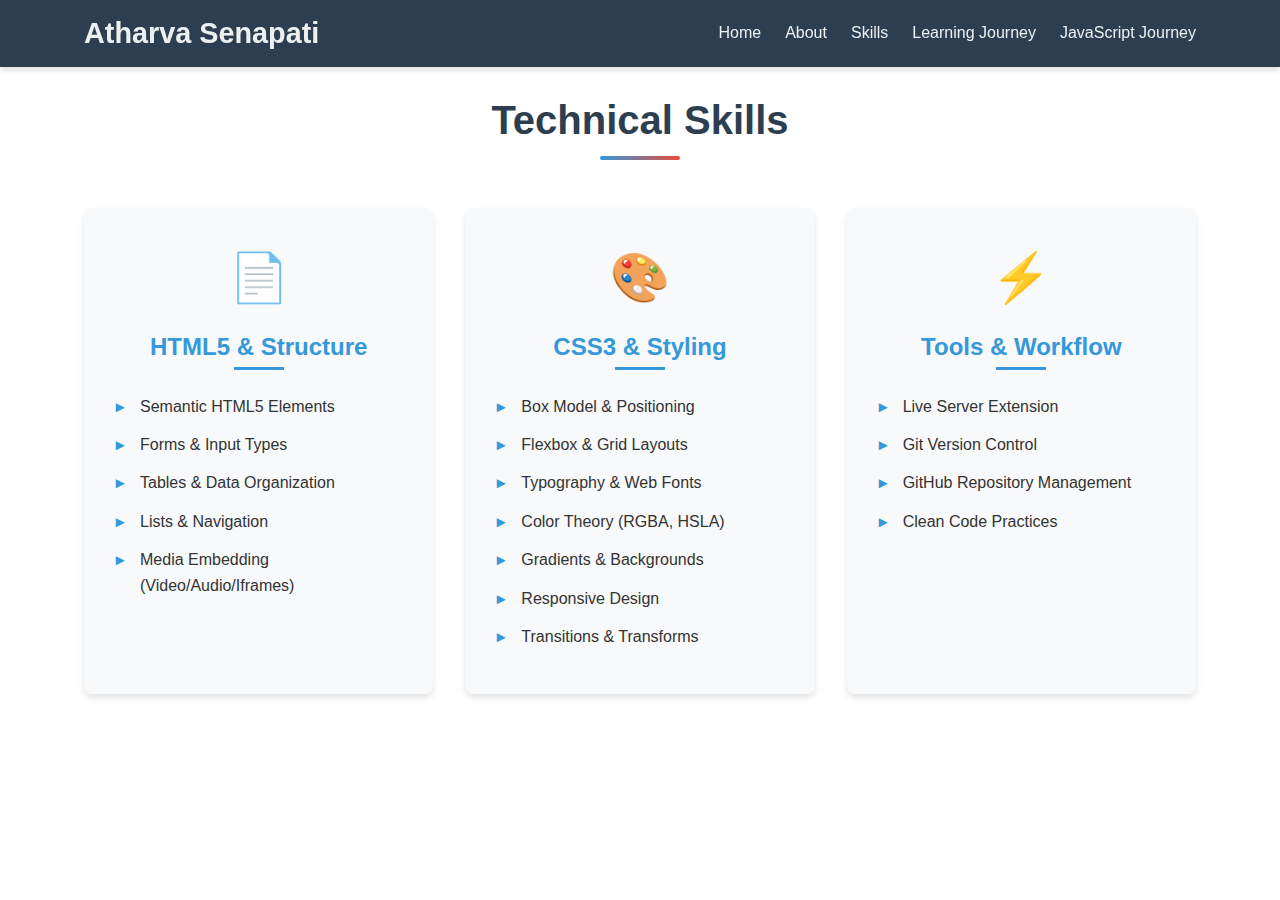
<file: skills.html>
<!DOCTYPE html>
<html lang="en">

<head>
  <meta charset="UTF-8" />
  <meta name="viewport" content="width=device-width, initial-scale=1.0" />
  <title>Skills - Atharva Senapati</title>
  <link rel="stylesheet" href="assets/css/main.css" />
  <link rel="icon" type="image/x-icon" href="assets/images/favicon/favicon.png">
</head>

<body>
  <header class="header">
    <div class="container">
      <div class="logo">
        <h1>Atharva Senapati</h1>
      </div>
      <nav class="nav">
        <ul>
          <li><a href="index.html">Home</a></li>
          <li><a href="about.html">About</a></li>
          <li><a href="skills.html">Skills</a></li>
          <li><a href="journey.html">Learning Journey</a></li>
          <li><a href="javascript-journey.html">JavaScript Journey</a></li>
        </ul>
      </nav>
    </div>
  </header>

  <main>
    <!-- Skills Section -->
    <section class="skills">
      <div class="container">
        <h2 class="section-title">Technical Skills</h2>
        <div class="skills-grid">
          <div class="skill-category">
            <div class="skill-icon">
              <span>📄</span>
            </div>
            <h3>HTML5 & Structure</h3>
            <ul>
              <li>Semantic HTML5 Elements</li>
              <li>Forms & Input Types</li>
              <li>Tables & Data Organization</li>
              <li>Lists & Navigation</li>
              <li>Media Embedding (Video/Audio/Iframes)</li>
            </ul>
          </div>

          <div class="skill-category">
            <div class="skill-icon">
              <span>🎨</span>
            </div>
            <h3>CSS3 & Styling</h3>
            <ul>
              <li>Box Model & Positioning</li>
              <li>Flexbox & Grid Layouts</li>
              <li>Typography & Web Fonts</li>
              <li>Color Theory (RGBA, HSLA)</li>
              <li>Gradients & Backgrounds</li>
              <li>Responsive Design</li>
              <li>Transitions & Transforms</li>
            </ul>
          </div>

          <div class="skill-category">
            <div class="skill-icon">
              <span>⚡</span>
            </div>
            <h3>Tools & Workflow</h3>
            <ul>
              <li>Live Server Extension</li>
              <li>Git Version Control</li>
              <li>GitHub Repository Management</li>
              <li>Clean Code Practices</li>
            </ul>
          </div>
        </div>
      </div>
    </section>
  </main>

  <script src="assets/js/index.js"></script>
</body>

</html>
</file>
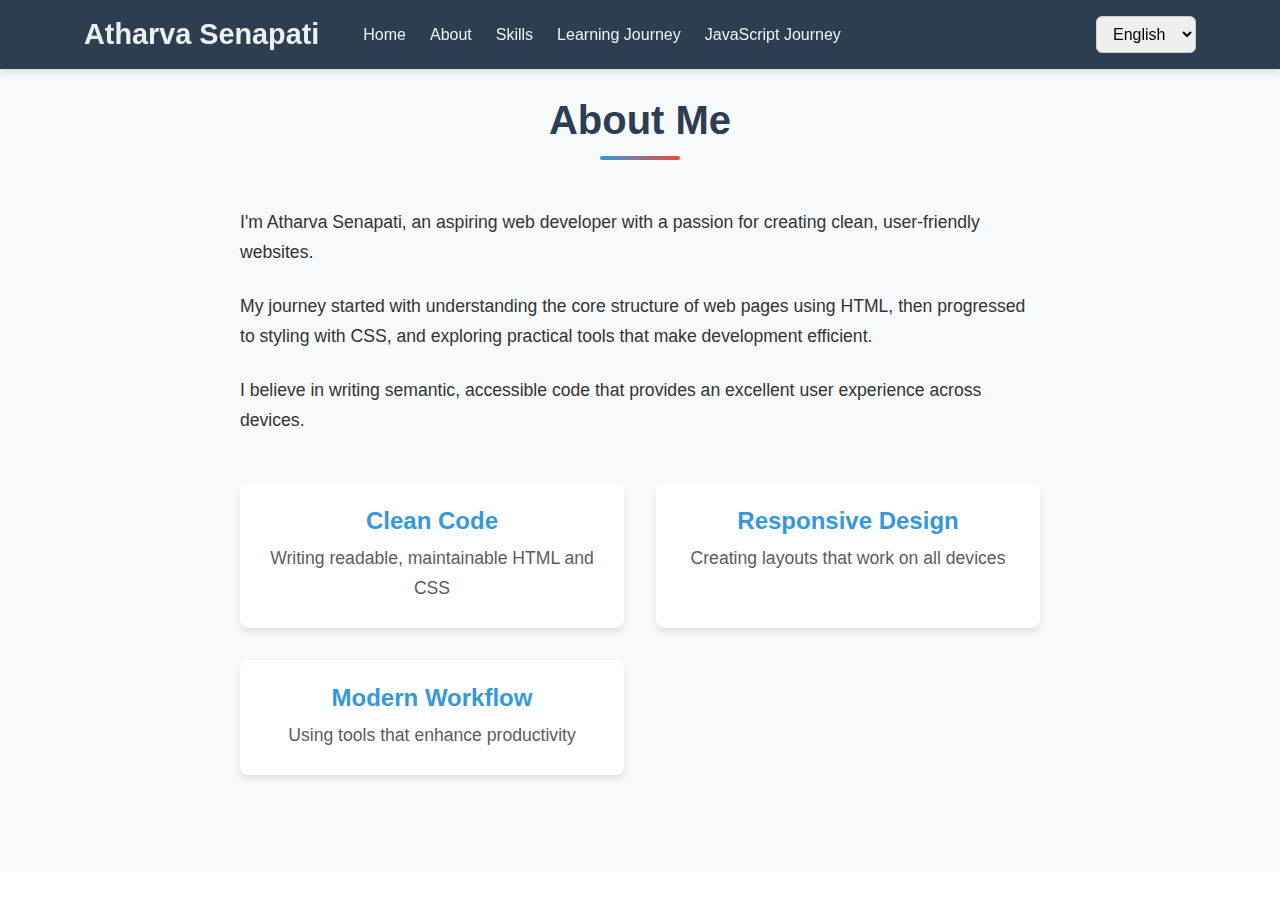
<file: pages/about.html>
<!DOCTYPE html>
<html lang="en">

<head>
  <meta charset="UTF-8" />
  <meta name="viewport" content="width=device-width, initial-scale=1.0" />
  <title>About - Atharva Senapati</title>
  <link rel="stylesheet" href="../assets/css/main.css" />
  <link rel="icon" type="image/x-icon" href="../assets/images/favicon/favicon.png">

  <style>
    /* Responsive tweaks for translation dropdown */
    .lang-select {
      margin-left: auto;
      padding: 8px 12px;
      border-radius: 6px;
      border: 1px solid #ccc;
      font-size: 1rem;
    }

    @media (max-width: 768px) {
      .header .container {
        flex-direction: column;
        gap: 15px;
      }

      .lang-select {
        align-self: flex-start;
      }
    }
  </style>
</head>

<body>
  <header class="header">
    <div class="container" style="display:flex; align-items:center; gap:20px;">
      <div class="logo">
        <h1>Atharva Senapati</h1>
      </div>

      <nav class="nav">
        <ul>
          <li><a href="../index.html">Home</a></li>
          <li><a href="about.html">About</a></li>
          <li><a href="skills.html">Skills</a></li>
          <li><a href="journey.html">Learning Journey</a></li>
          <li><a href="javascript-journey.html">JavaScript Journey</a></li>
        </ul>
      </nav>

      <!-- 🔥 Language Selector -->
      <select id="languageSelect" class="lang-select">
        <option value="en" selected>English</option>
        <option value="mr">Marathi</option>
        <option value="hi">Hindi</option>
      </select>
    </div>
  </header>

  <main>
    <section class="about">
      <div class="container">
        <h2 class="section-title translate" data-key="aboutTitle">About Me</h2>

        <div class="about-content">
          <div class="about-text">

            <p class="translate" data-key="p1">
              I'm Atharva Senapati, an aspiring web developer with a passion
              for creating clean, user-friendly websites.
            </p>

            <p class="translate" data-key="p2">
              My journey started with understanding the core structure of web
              pages using HTML, then progressed to styling with CSS, and
              finally exploring practical tools that make development efficient.
            </p>

            <p class="translate" data-key="p3">
              I believe in writing semantic, accessible code that provides an excellent user experience across devices.
            </p>

            <div class="about-features">
              <div class="feature">
                <h3 class="translate" data-key="f1_title">Clean Code</h3>
                <p class="translate" data-key="f1_desc">Writing readable, maintainable HTML and CSS</p>
              </div>

              <div class="feature">
                <h3 class="translate" data-key="f2_title">Responsive Design</h3>
                <p class="translate" data-key="f2_desc">Creating layouts that work on all devices</p>
              </div>

              <div class="feature">
                <h3 class="translate" data-key="f3_title">Modern Workflow</h3>
                <p class="translate" data-key="f3_desc">Using tools that enhance productivity</p>
              </div>

            </div>
          </div>
        </div>

      </div>
    </section>
  </main>

  <!-- Your existing JS -->
  <script src="../assets/js/index.js"></script>

  <!-- 🔥 Language Translation Script -->
  <script>
    const translations = {
      en: {
        aboutTitle: "About Me",
        p1: "I'm Atharva Senapati, an aspiring web developer with a passion for creating clean, user-friendly websites.",
        p2: "My journey started with understanding the core structure of web pages using HTML, then progressed to styling with CSS, and exploring practical tools that make development efficient.",
        p3: "I believe in writing semantic, accessible code that provides an excellent user experience across devices.",

        f1_title: "Clean Code",
        f1_desc: "Writing readable, maintainable HTML and CSS",

        f2_title: "Responsive Design",
        f2_desc: "Creating layouts that work on all devices",

        f3_title: "Modern Workflow",
        f3_desc: "Using tools that enhance productivity"
      },

      mr: {
        aboutTitle: "माझ्याबद्दल",
        p1: "मी अथर्व सेनापति, स्वच्छ आणि वापरकर्ता-अनुकूल वेबसाइट तयार करण्याची आवड असलेला एक उभरता वेब डेव्हलपर आहे.",
        p2: "माझी यात्रा HTML च्या मदतीने वेब पेजची मूलभूत रचना समजून घेण्यातून सुरू झाली आणि नंतर CSS ने स्टाइलिंग आणि इतर उपयुक्त साधनांकडे गेली.",
        p3: "मी सर्व डिव्हाइसवर उत्कृष्ट अनुभव देणारा, सिमॅंटिक व अॅक्सेसिबल कोड लिहिण्यावर विश्वास ठेवतो.",

        f1_title: "स्वच्छ कोड",
        f1_desc: "वाचण्यास सोपा आणि व्यवस्थित HTML व CSS लिहिणे",

        f2_title: "प्रतिसादक्षम डिझाइन",
        f2_desc: "सर्व डिव्हाइसवर योग्य दिसणारी लेआउट तयार करणे",

        f3_title: "आधुनिक वर्कफ्लो",
        f3_desc: "उत्पादकता वाढवणारी साधने वापरणे"
      },

      hi: {
        aboutTitle: "मेरे बारे में",
        p1: "मैं अथर्व सेनापति हूँ, एक उभरता हुआ वेब डेवलपर जिसे साफ-सुथरी और उपयोगकर्ता-अनुकूल वेबसाइट बनाना पसंद है।",
        p2: "मेरी यात्रा HTML से वेब पेज की संरचना समझने से शुरू हुई, फिर CSS से स्टाइलिंग और बाद में विकास को आसान बनाने वाले टूल्स की ओर बढ़ी।",
        p3: "मैं ऐसा सिमेंटिक और एक्सेसिबल कोड लिखने में विश्वास रखता हूँ जो सभी डिवाइस पर बेहतरीन अनुभव दे।",

        f1_title: "साफ कोड",
        f1_desc: "पढ़ने में आसान और मेंटेन करने योग्य HTML और CSS लिखना",

        f2_title: "रेस्पॉन्सिव डिज़ाइन",
        f2_desc: "ऐसा लेआउट बनाना जो सभी डिवाइस पर अच्छा दिखे",

        f3_title: "आधुनिक वर्कफ़्लो",
        f3_desc: "उत्पादकता बढ़ाने वाले टूल्स का उपयोग"
      }
    };

    const langSelect = document.getElementById("languageSelect");
    const translatable = document.querySelectorAll(".translate");

    function applyLanguage(lang) {
      translatable.forEach(el => {
        const key = el.getAttribute("data-key");
        el.textContent = translations[lang][key];
      });
    }

    langSelect.addEventListener("change", () => {
      applyLanguage(langSelect.value);
    });

    // Load English by default
    applyLanguage("en");
  </script>

</body>

</html>
</file>
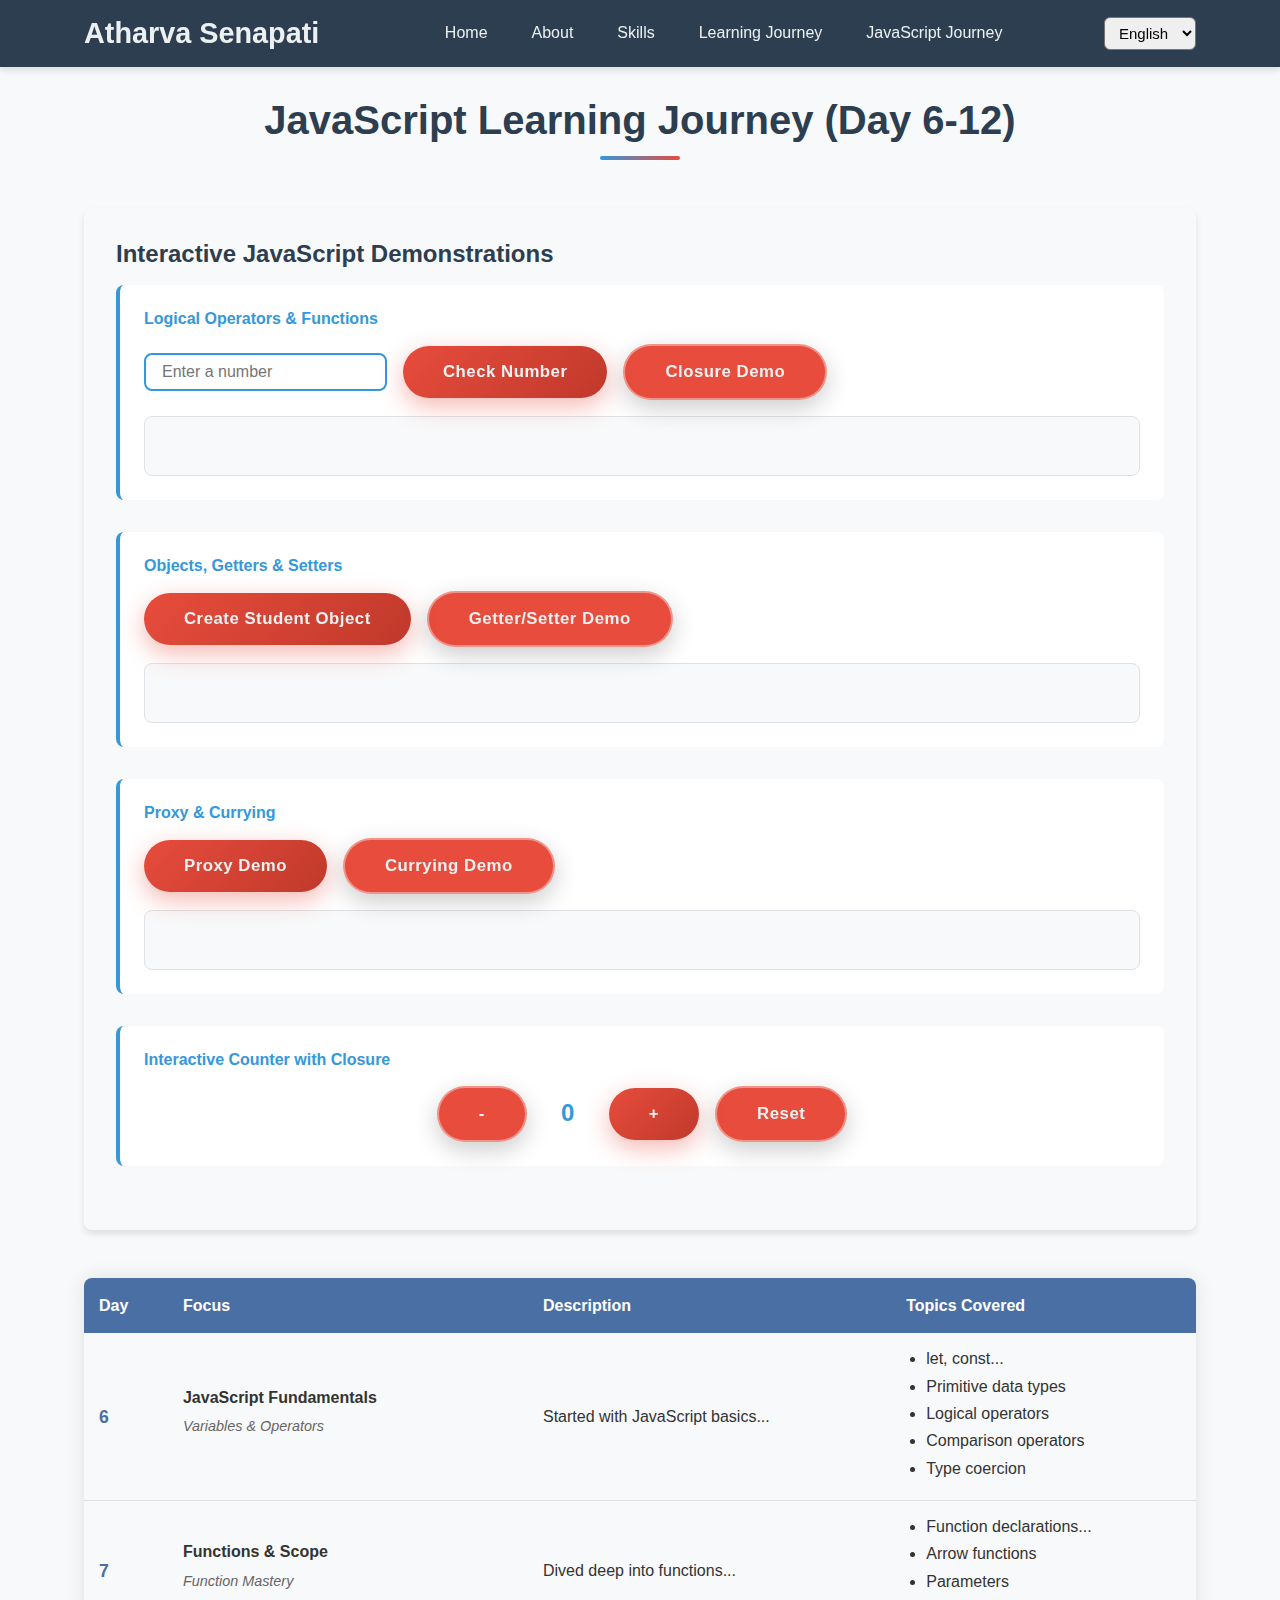
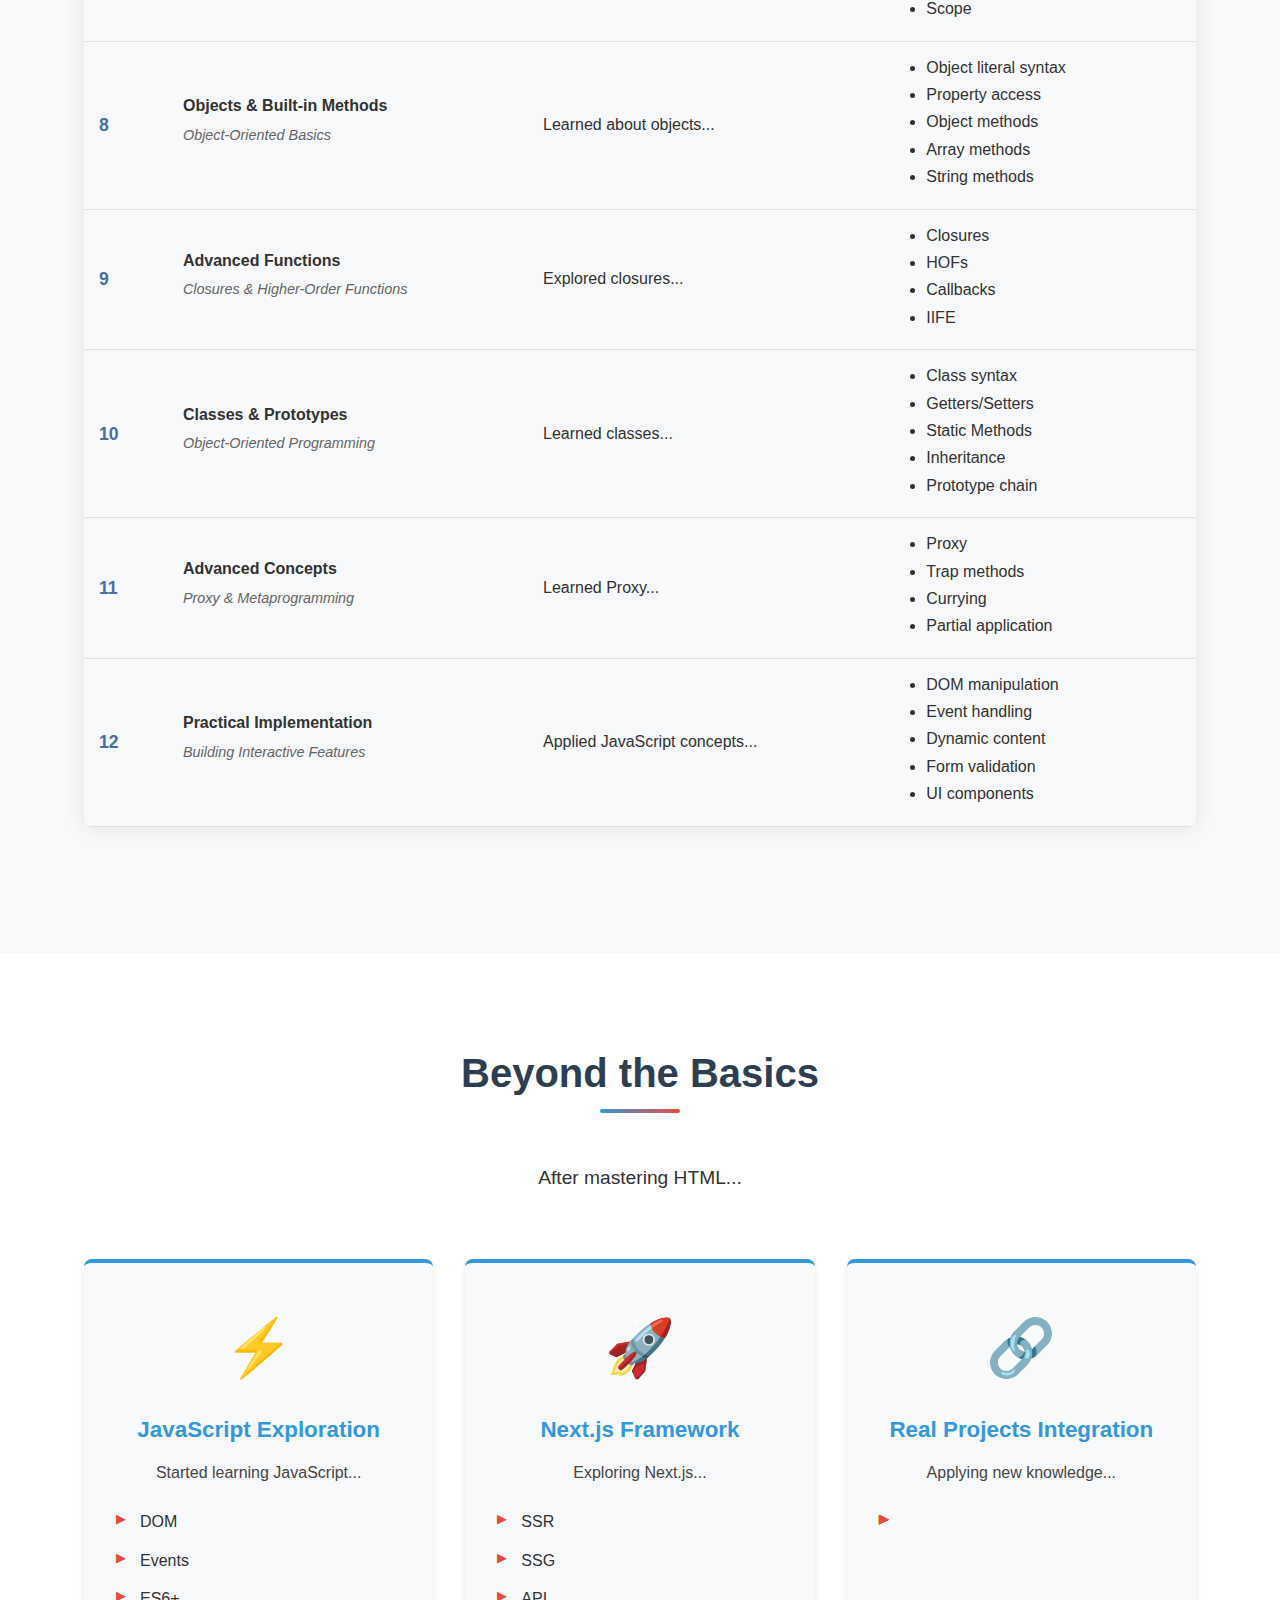
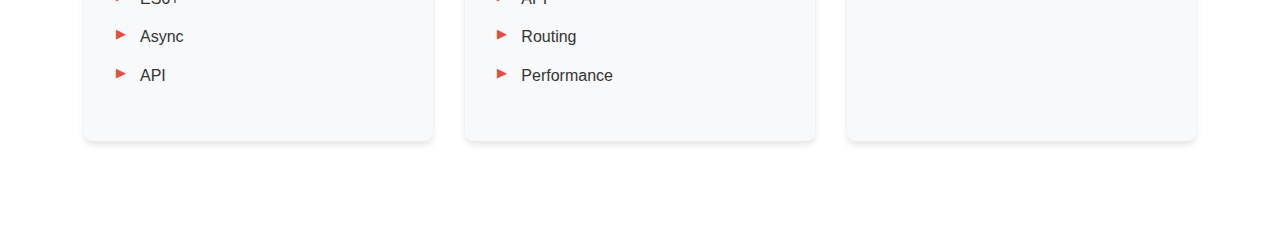
<file: pages/javascript-journey.html>
<!DOCTYPE html>
<html lang="en">

<head>
    <meta charset="UTF-8" />
    <meta name="viewport" content="width=device-width, initial-scale=1.0" />
    <title data-en="JavaScript Journey - Atharva Senapati" data-mr="जावास्क्रिप्ट प्रवास - अथर्व सेनापती"
        data-hi="जावास्क्रिप्ट यात्रा - अथर्व सेनापति">
        JavaScript Journey - Atharva Senapati
    </title>

    <link rel="stylesheet" href="../assets/css/main.css" />
    <link rel="icon" type="image/x-icon" href="../assets/images/favicon/favicon.png">

 
</head>

<body>

    <header class="header">
        <div class="container" style="display:flex; align-items:center; justify-content:space-between;">

            <div class="logo">
                <h1 data-en="Atharva Senapati" data-mr="अथर्व सेनापती" data-hi="अथर्व सेनापति">
                    Atharva Senapati
                </h1>
            </div>

            <nav class="nav">
                <ul style="display:flex; gap:20px;">
                    <li><a href="../index.html" data-en="Home" data-mr="मुख्यपृष्ठ" data-hi="मुखपृष्ठ">Home</a></li>

                    <li><a href="about.html" data-en="About" data-mr="माझ्याबद्दल" data-hi="मेरे बारे में">About</a>
                    </li>

                    <li><a href="skills.html" data-en="Skills" data-mr="कौशल्ये" data-hi="कौशल">Skills</a></li>

                    <li><a href="journey.html" data-en="Learning Journey" data-mr="शिकण्याचा प्रवास"
                            data-hi="सीखने की यात्रा">
                            Learning Journey</a></li>

                    <li><a href="javascript-journey.html" data-en="JavaScript Journey" data-mr="जावास्क्रिप्ट प्रवास"
                            data-hi="जावास्क्रिप्ट यात्रा">
                            JavaScript Journey</a></li>
                </ul>
            </nav>

            <!-- LANGUAGE SWITCHER -->
            <div class="language-selector">
                <select id="languageSwitcher">
                    <option value="en" selected>English</option>
                    <option value="mr">मराठी</option>
                    <option value="hi">हिंदी</option>
                </select>
            </div>

        </div>
    </header>

    <main>

        <section class="journey">
            <div class="container">

                <h2 class="section-title" data-en="JavaScript Learning Journey (Day 6-12)"
                    data-mr="जावास्क्रिप्ट शिकण्याचा प्रवास (दिवस ६-१२)"
                    data-hi="जावास्क्रिप्ट सीखने की यात्रा (दिन 6-12)">
                    JavaScript Learning Journey (Day 6-12)
                </h2>

                <div class="javascript-demo">

                    <h3 data-en="Interactive JavaScript Demonstrations" data-mr="इंटरअॅक्टिव्ह जावास्क्रिप्ट डेमो"
                        data-hi="इंटरएक्टिव जावास्क्रिप्ट डेमो">
                        Interactive JavaScript Demonstrations
                    </h3>

                    <!-- Logical Operators Demo -->
                    <div class="demo-section">
                        <h4 data-en="Logical Operators & Functions" data-mr="लॉजिकल ऑपरेटर आणि फंक्शन्स"
                            data-hi="लॉजिकल ऑपरेटर और फंक्शन्स">
                            Logical Operators & Functions
                        </h4>

                        <div class="demo-controls">
                            <input type="number" id="numberInput" data-en="Enter a number" data-mr="संख्या लिहा"
                                data-hi="एक संख्या दर्ज करें" placeholder="Enter a number" class="demo-input">

                            <button onclick="checkNumber()" class="btn btn-primary" data-en="Check Number"
                                data-mr="संख्या तपासा" data-hi="संख्या जांचें">
                                Check Number
                            </button>

                            <button onclick="demonstrateClosure()" class="btn btn-secondary" data-en="Closure Demo"
                                data-mr="क्लोजर डेमो" data-hi="क्लोज़र डेमो">
                                Closure Demo
                            </button>
                        </div>

                        <div id="logicalOutput" class="demo-output"></div>
                    </div>

                    <!-- Objects and Methods Demo -->
                    <div class="demo-section">
                        <h4 data-en="Objects, Getters & Setters" data-mr="ऑब्जेक्ट्स, गेटर आणि सेटर"
                            data-hi="ऑब्जेक्ट्स, गेटर्स और सेटर्स">
                            Objects, Getters & Setters
                        </h4>

                        <div class="demo-controls">
                            <button onclick="createStudentObject()" class="btn btn-primary"
                                data-en="Create Student Object" data-mr="विद्यार्थी ऑब्जेक्ट तयार करा"
                                data-hi="स्टूडेंट ऑब्जेक्ट बनाएं">
                                Create Student Object
                            </button>

                            <button onclick="useGetterSetter()" class="btn btn-secondary" data-en="Getter/Setter Demo"
                                data-mr="गेटर/सेटर डेमो" data-hi="गेटर/सेटर डेमो">
                                Getter/Setter Demo
                            </button>
                        </div>

                        <div id="objectOutput" class="demo-output"></div>
                    </div>

                    <!-- Proxy & Currying Demo -->
                    <div class="demo-section">
                        <h4 data-en="Proxy & Currying" data-mr="प्रॉक्सी आणि करींग" data-hi="प्रॉक्सी और करीइंग">
                            Proxy & Currying
                        </h4>

                        <div class="demo-controls">
                            <button onclick="demonstrateProxy()" class="btn btn-primary" data-en="Proxy Demo"
                                data-mr="प्रॉक्सी डेमो" data-hi="प्रॉक्सी डेमो">
                                Proxy Demo
                            </button>

                            <button onclick="demonstrateCurrying()" class="btn btn-secondary" data-en="Currying Demo"
                                data-mr="करींग डेमो" data-hi="करीइंग डेमो">
                                Currying Demo
                            </button>
                        </div>

                        <div id="advancedOutput" class="demo-output"></div>
                    </div>

                    <!-- Interactive Counter -->
                    <div class="demo-section">
                        <h4 data-en="Interactive Counter with Closure" data-mr="क्लोजरसह इंटरअॅक्टिव्ह काउंटर"
                            data-hi="क्लोज़र के साथ इंटरैक्टिव काउंटर">
                            Interactive Counter with Closure
                        </h4>

                        <div class="counter-controls">
                            <button onclick="decrementCounter()" class="btn btn-secondary" data-en="-" data-mr="-"
                                data-hi="-">-</button>

                            <span id="counterValue" class="counter-display">0</span>

                            <button onclick="incrementCounter()" class="btn btn-primary" data-en="+" data-mr="+"
                                data-hi="+">+</button>

                            <button onclick="resetCounter()" class="btn btn-secondary" data-en="Reset" data-mr="रीसेट"
                                data-hi="रीसेट">
                                Reset
                            </button>
                        </div>
                    </div>
                </div>

                <!-- TABLE SECTION -->
                <div class="table-container">
                    <table class="journey-table">
                        <thead>
                            <tr>
                                <th data-en="Day" data-mr="दिवस" data-hi="दिन">Day</th>
                                <th data-en="Focus" data-mr="फोकस" data-hi="फोकस">Focus</th>
                                <th data-en="Description" data-mr="वर्णन" data-hi="विवरण">Description</th>
                                <th data-en="Topics Covered" data-mr="विषय" data-hi="विषय">Topics Covered</th>
                            </tr>
                        </thead>
                        <tbody>
                            <!-- DAY 6 -->
                            <tr>
                                <td class="day-number">6</td>
                                <td>
                                    <div class="day-title" data-en="JavaScript Fundamentals" data-mr="जावास्क्रिप्ट मूलतत्त्वे"
                                        data-hi="जावास्क्रिप्ट मूल बातें">
                                        JavaScript Fundamentals
                                    </div>
                                    <div class="day-focus" data-en="Variables & Operators" data-mr="चल आणि ऑपरेटर"
                                        data-hi="वेरिएबल्स और ऑपरेटर्स">
                                        Variables & Operators
                                    </div>
                                </td>
                                <td class="day-description" data-en="Started with JavaScript basics - understanding variables, data types, and logical operators."
                                    data-mr="जावास्क्रिप्टची मूलभूत माहिती – चल, डेटा प्रकार आणि लॉजिकल ऑपरेटर समजले."
                                    data-hi="जावास्क्रिप्ट की शुरुआत – वेरिएबल, डेटा प्रकार और लॉजिकल ऑपरेटर्स सीखे।">
                                    Started with JavaScript basics...
                                </td>
                                <td>
                                    <ul class="day-topics">
                                        <li data-en="let, const, and var declarations" data-mr="let, const आणि var घोषण्या"
                                            data-hi="let, const और var डिक्लेरेशन">let, const...</li>
                                        <li data-en="Primitive data types" data-mr="मूळ डेटा प्रकार"
                                            data-hi="प्रिमिटिव डेटा टाइप्स">Primitive data types</li>
                                        <li data-en="Logical operators (&&, ||, !)" data-mr="लॉजिकल ऑपरेटर (&&, ||, !)"
                                            data-hi="लॉजिकल ऑपरेटर (&&, ||, !)">Logical operators</li>
                                        <li data-en="Comparison operators" data-mr="तुलना ऑपरेटर" data-hi="तुलना ऑपरेटर">
                                            Comparison operators</li>
                                        <li data-en="Type coercion and conversion" data-mr="टाइप coercion आणि conversion"
                                            data-hi="टाइप coercion और conversion">Type coercion</li>
                                    </ul>
                                </td>
                            </tr>

                            <!-- DAY 7 -->
                            <tr>
                                <td class="day-number">7</td>
                                <td>
                                    <div class="day-title" data-en="Functions & Scope" data-mr="फंक्शन्स आणि स्कोप"
                                        data-hi="फंक्शन्स और स्कोप">
                                        Functions & Scope
                                    </div>
                                    <div class="day-focus" data-en="Function Mastery" data-mr="फंक्शन मास्टरी"
                                        data-hi="फंक्शन मास्टरी">
                                        Function Mastery
                                    </div>
                                </td>
                                <td class="day-description" data-en="Dived deep into functions - declarations, expressions, arrow functions, parameters, return values."
                                    data-mr="फंक्शन्समध्ये सखोल अभ्यास – डिक्लेरेशन, एक्सप्रेशन, अॅरो फंक्शन्स."
                                    data-hi="फंक्शन्स का गहरा अध्ययन – डिक्लेरेशन, एक्सप्रेशन, ऐरो फंक्शन्स।">
                                    Dived deep into functions...
                                </td>
                                <td>
                                    <ul class="day-topics">
                                        <li data-en="Function declarations vs expressions"
                                            data-mr="फंक्शन डिक्लेरेशन vs एक्सप्रेशन" data-hi="फंक्शन डिक्लेरेशन vs एक्सप्रेशन">
                                            Function declarations...</li>
                                        <li data-en="Arrow functions" data-mr="अॅरो फंक्शन्स" data-hi="ऐरो फंक्शन्स">Arrow
                                            functions</li>
                                        <li data-en="Parameters and arguments" data-mr="पॅरामिटर्स आणि argument"
                                            data-hi="पैरामीटर्स और आर्गुमेंट्स">Parameters</li>
                                        <li data-en="Global vs local scope" data-mr="ग्लोबल vs लोकल स्कोप"
                                            data-hi="ग्लोबल vs लोकल स्कोप">Scope</li>
                                    </ul>
                                </td>
                            </tr>

                            <!-- DAY 8 -->
                            <tr>
                                <td class="day-number">8</td>
                                <td>
                                    <div class="day-title" data-en="Objects & Built-in Methods"
                                        data-mr="ऑब्जेक्ट्स आणि बिल्ट-इन मेथड्स"
                                        data-hi="ऑब्जेक्ट्स और बिल्ट-इन मेथड्स">
                                        Objects & Built-in Methods
                                    </div>
                                    <div class="day-focus" data-en="Object-Oriented Basics"
                                        data-mr="ऑब्जेक्ट-ओरिएंटेड बेसिक्स" data-hi="ऑब्जेक्ट ओरिएंटेड बेसिक्स">
                                        Object-Oriented Basics
                                    </div>
                                </td>
                                <td class="day-description" data-en="Learned about objects, properties, methods, and JavaScript's built-in functions."
                                    data-mr="ऑब्जेक्ट्स, प्रॉपर्टीज, मेथड्स आणि जावास्क्रिप्टमधील बिल्ट-इन फंक्शन्स शिकले."
                                    data-hi="ऑब्जेक्ट्स, प्रॉपर्टीज, मेथड्स और जावास्क्रिप्ट के बिल्ट-इन फंक्शन्स सीखे।">
                                    Learned about objects...
                                </td>
                                <td>
                                    <ul class="day-topics">
                                        <li data-en="Object literal syntax" data-mr="ऑब्जेक्ट लिटरल सिन्टॅक्स"
                                            data-hi="ऑब्जेक्ट लिटरल सिंटैक्स">Object literal syntax</li>
                                        <li data-en="Property access and modification" data-mr="प्रॉपर्टी ऍक्सेस आणि बदल"
                                            data-hi="प्रॉपर्टी एक्सेस और बदलाव">Property access</li>
                                        <li data-en="Object methods" data-mr="ऑब्जेक्ट मेथड्स" data-hi="ऑब्जेक्ट मेथड्स">Object
                                            methods</li>
                                        <li data-en="Built-in array methods" data-mr="बिल्ट-इन अॅरे मेथड्स"
                                            data-hi="बिल्ट-इन ऐरे मेथड्स">Array methods</li>
                                        <li data-en="String methods" data-mr="स्ट्रिंग मेथड्स" data-hi="स्ट्रिंग मेथड्स">String
                                            methods</li>
                                    </ul>
                                </td>
                            </tr>

                            <!-- DAY 9 -->
                            <tr>
                                <td class="day-number">9</td>
                                <td>
                                    <div class="day-title" data-en="Advanced Functions" data-mr="प्रगत फंक्शन्स"
                                        data-hi="उन्नत फंक्शन्स">
                                        Advanced Functions
                                    </div>
                                    <div class="day-focus" data-en="Closures & Higher-Order Functions"
                                        data-mr="क्लोजर्स आणि उच्च-स्तरीय फंक्शन्स" data-hi="क्लोज़र और हाइअर-ऑर्डर फंक्शन्स">
                                        Closures & Higher-Order Functions
                                    </div>
                                </td>
                                <td class="day-description" data-en="Explored closures, higher-order functions, callbacks, and IIFEs."
                                    data-mr="क्लोजर्स, उच्च-स्तरीय फंक्शन्स, कॉलबॅक्स आणि IIFE यांचा अभ्यास केला."
                                    data-hi="क्लोज़र्स, हाइअर-ऑर्डर फंक्शन्स, कॉलबैक्स और IIFE सीखे।">
                                    Explored closures...
                                </td>
                                <td>
                                    <ul class="day-topics">
                                        <li data-en="Closure concept and uses" data-mr="क्लोजर संकल्पना आणि उपयोग"
                                            data-hi="क्लोज़र कांसेप्ट और उपयोग">Closures</li>
                                        <li data-en="Higher-order functions" data-mr="उच्च-स्तरीय फंक्शन्स"
                                            data-hi="हाइअर-ऑर्डर फंक्शन्स">HOFs</li>
                                        <li data-en="Callback functions" data-mr="कॉलबॅक फंक्शन्स" data-hi="कॉलबैक फंक्शन्स">
                                            Callbacks</li>
                                        <li data-en="Immediately Invoked Functions (IIFE)"
                                            data-mr="तत्काळ कॉल केलेली फंक्शन्स (IIFE)"
                                            data-hi="तुरंत कॉल होने वाले फंक्शन्स (IIFE)">
                                            IIFE</li>
                                    </ul>
                                </td>
                            </tr>

                            <!-- DAY 10 -->
                            <tr>
                                <td class="day-number">10</td>
                                <td>
                                    <div class="day-title" data-en="Classes & Prototypes" data-mr="क्लासेस आणि प्रोटोटाइप्स"
                                        data-hi="क्लासेज और प्रोटोटाइप्स">
                                        Classes & Prototypes
                                    </div>
                                    <div class="day-focus" data-en="Object-Oriented Programming"
                                        data-mr="ऑब्जेक्ट-ओरिएंटेड प्रोग्रामिंग" data-hi="ऑब्जेक्ट ओरिएंटेड प्रोग्रामिंग">
                                        Object-Oriented Programming
                                    </div>
                                </td>
                                <td class="day-description" data-en="Learned classes, inheritance, static methods, and prototype chain."
                                    data-mr="क्लासेस, इनहेरिटन्स, स्टॅटिक मेथड्स आणि प्रोटोटाइप चेन शिकले."
                                    data-hi="क्लासेज, इनहेरिटेंस, स्टैटिक मेथड्स और प्रोटो चेन सीखे।">
                                    Learned classes...
                                </td>
                                <td>
                                    <ul class="day-topics">
                                        <li data-en="Class syntax & constructor" data-mr="क्लास सिन्टॅक्स आणि कन्स्ट्रक्टर"
                                            data-hi="क्लास सिंटैक्स और कंस्ट्रक्टर">Class syntax</li>
                                        <li data-en="Getter and setter methods" data-mr="गेटर आणि सेटर मेथड्स"
                                            data-hi="गेटर और सेटर मेथड्स">Getters/Setters</li>
                                        <li data-en="Static methods" data-mr="स्टॅटिक मेथड्स" data-hi="स्टैटिक मेथड्स">Static
                                            Methods</li>
                                        <li data-en="Inheritance with extends" data-mr="extends सह इनहेरिटन्स"
                                            data-hi="extends के साथ इनहेरिटेंस">Inheritance</li>
                                        <li data-en="Prototype chain" data-mr="प्रोटोटाइप चेन" data-hi="प्रोटो टाइप चेन">
                                            Prototype chain</li>
                                    </ul>
                                </td>
                            </tr>

                            <!-- DAY 11 -->
                            <tr>
                                <td class="day-number">11</td>
                                <td>
                                    <div class="day-title" data-en="Advanced Concepts" data-mr="प्रगत संकल्पना"
                                        data-hi="उन्नत अवधारणाएं">
                                        Advanced Concepts
                                    </div>
                                    <div class="day-focus" data-en="Proxy & Metaprogramming"
                                        data-mr="प्रॉक्सी आणि मेटाप्रोग्रामिंग" data-hi="प्रॉक्सी और मेटाप्रोग्रामिंग">
                                        Proxy & Metaprogramming
                                    </div>
                                </td>
                                <td class="day-description" data-en="Learned Proxy object, traps, currying, and partial application."
                                    data-mr="प्रॉक्सी ऑब्जेक्ट, ट्रॅप्स, करींग आणि पार्टिअल ऍप्लिकेशन शिकले."
                                    data-hi="प्रॉक्सी ऑब्जेक्ट, ट्रैप्स, करीइंग और पार्टिअल एप्लीकेशन सीखे।">
                                    Learned Proxy...
                                </td>
                                <td>
                                    <ul class="day-topics">
                                        <li data-en="Proxy object & handlers" data-mr="प्रॉक्सी ऑब्जेक्ट आणि हँडलर्स"
                                            data-hi="प्रॉक्सी ऑब्जेक्ट और हैंडलर्स">Proxy</li>
                                        <li data-en="Trap methods (get, set, apply)" data-mr="ट्रॅप मेथड्स (get, set, apply)"
                                            data-hi="ट्रैप मेथड्स (get, set, apply)">Trap methods</li>
                                        <li data-en="Function currying" data-mr="फंक्शन करींग" data-hi="फंक्शन करीइंग">Currying
                                        </li>
                                        <li data-en="Partial application" data-mr="पार्टिअल ऍप्लिकेशन"
                                            data-hi="पार्टिअल एप्लीकेशन">Partial application</li>
                                    </ul>
                                </td>
                            </tr>

                            <!-- DAY 12 -->
                            <tr>
                                <td class="day-number">12</td>
                                <td>
                                    <div class="day-title" data-en="Practical Implementation" data-mr="प्रत्यक्ष अंमलबजावणी"
                                        data-hi="व्यावहारिक कार्यान्वयन">
                                        Practical Implementation
                                    </div>
                                    <div class="day-focus" data-en="Building Interactive Features"
                                        data-mr="इंटरअॅक्टिव्ह वैशिष्ट्ये तयार करणे" data-hi="इंटरएक्टिव फीचर्स बनाना">
                                        Building Interactive Features
                                    </div>
                                </td>
                                <td class="day-description" data-en="Applied JavaScript concepts to build interactive features and UI components."
                                    data-mr="जावास्क्रिप्टचा वापर करून इंटरअॅक्टिव्ह फीचर्स आणि UI घटक तयार केले."
                                    data-hi="जावास्क्रिप्ट का उपयोग कर इंटरएक्टिव फीचर्स और UI कॉम्पोनेंट्स बनाए।">
                                    Applied JavaScript concepts...
                                </td>
                                <td>
                                    <ul class="day-topics">
                                        <li data-en="DOM manipulation" data-mr="DOM हाताळणी" data-hi="DOM मैनिपुलेशन">DOM
                                            manipulation</li>
                                        <li data-en="Event handling" data-mr="इव्हेंट हँडलिंग" data-hi="इवेंट हैंडलिंग">Event
                                            handling</li>
                                        <li data-en="Dynamic content updates" data-mr="डायनॅमिक कंटेंट अपडेट्स"
                                            data-hi="डायनामिक कंटेंट अपडेट्स">Dynamic content</li>
                                        <li data-en="Form validation" data-mr="फॉर्म व्हॅलिडेशन" data-hi="फॉर्म वेलिडेशन">Form
                                            validation</li>
                                        <li data-en="Interactive UI components" data-mr="इंटरअॅक्टिव्ह UI घटक"
                                            data-hi="इंटरएक्टिव UI कॉम्पोनेंट्स">UI components</li>
                                    </ul>
                                </td>
                            </tr>
                        </tbody>
                    </table>
                </div>
            </div>
        </section>

        <!-- EXPLORATION SECTION -->
        <section id="exploration" class="exploration">
            <div class="container">

                <h2 class="section-title" data-en="Beyond the Basics" data-mr="मूलतत्त्वांपलीकडे"
                    data-hi="बेसिक्स से आगे">
                    Beyond the Basics
                </h2>

                <div class="exploration-content">

                    <div class="exploration-intro">
                        <p data-en="After mastering HTML and CSS, I explored advanced technologies."
                            data-mr="HTML आणि CSS मध्ये प्राविण्य मिळवल्यानंतर मी प्रगत तंत्रज्ञानाचा अभ्यास केला."
                            data-hi="HTML और CSS सीखने के बाद, मैंने उन्नत तकनीकों का अध्ययन किया।">
                            After mastering HTML...
                        </p>
                    </div>

                    <div class="tech-grid">

                        <div class="tech-card">
                            <div class="tech-icon"><span>⚡</span></div>

                            <h3 data-en="JavaScript Exploration" data-mr="जावास्क्रिप्टचा अभ्यास"
                                data-hi="जावास्क्रिप्ट अध्ययन">
                                JavaScript Exploration
                            </h3>

                            <p data-en="Started learning JavaScript to build interactive web pages."
                                data-mr="इंटरअॅक्टिव्ह वेबपेज तयार करण्यासाठी जावास्क्रिप्ट शिकायला सुरुवात केली."
                                data-hi="इंटरएक्टिव वेबपेज बनाने के लिए जावास्क्रिप्ट सीखना शुरू किया।">
                                Started learning JavaScript...
                            </p>

                            <ul>
                                <li data-en="DOM Manipulation" data-mr="DOM हाताळणी" data-hi="DOM मैनिपुलेशन">DOM</li>
                                <li data-en="Event Handling" data-mr="इव्हेंट हँडलिंग" data-hi="इवेंट हैंडलिंग">Events
                                </li>
                                <li data-en="ES6+ Features" data-mr="ES6+ वैशिष्ट्ये" data-hi="ES6+ फीचर्स">ES6+</li>
                                <li data-en="Async Programming" data-mr="असिंक्रोनस प्रोग्रामिंग"
                                    data-hi="असिंक्रोनस प्रोग्रामिंग">Async</li>
                                <li data-en="API Integration" data-mr="API एकीकरण" data-hi="API इंटीग्रेशन">API</li>
                            </ul>
                        </div>

                        <div class="tech-card">
                            <div class="tech-icon"><span>🚀</span></div>

                            <h3 data-en="Next.js Framework" data-mr="Next.js फ्रेमवर्क" data-hi="Next.js फ्रेमवर्क">
                                Next.js Framework
                            </h3>

                            <p data-en="Exploring modern React framework for production-grade applications."
                                data-mr="उत्पादन-स्तरीय अॅप्ससाठी आधुनिक React फ्रेमवर्कचा अभ्यास करत आहे."
                                data-hi="प्रोडक्शन-ग्रेड ऐप्स के लिए आधुनिक React फ्रेमवर्क सीख रहा हूँ।">
                                Exploring Next.js...
                            </p>

                            <ul>
                                <li data-en="Server-Side Rendering" data-mr="सर्व्हर-साइड रेंडरिंग"
                                    data-hi="सर्वर-साइड रेंडरिंग">SSR</li>
                                <li data-en="Static Site Generation" data-mr="स्टॅटिक साइट जनरेशन"
                                    data-hi="स्टैटिक साइट जनरेशन">SSG</li>
                                <li data-en="API Routes" data-mr="API रूट्स" data-hi="API रूट्स">API</li>
                                <li data-en="File-based Routing" data-mr="फाइल-आधारित रूटिंग"
                                    data-hi="फाइल-बेस्ड रूटिंग">Routing</li>
                                <li data-en="Performance Optimization" data-mr="परफॉर्मन्स ऑप्टिमायझेशन"
                                    data-hi="प्रदर्शन अनुकूलन">Performance</li>
                            </ul>
                        </div>

                        <div class="tech-card">
                            <div class="tech-icon"><span>🔗</span></div>

                            <h3 data-en="Real Projects Integration" data-mr="खरे प्रकल्प एकीकरण"
                                data-hi="वास्तविक प्रोजेक्ट्स इंटीग्रेशन">
                                Real Projects Integration
                            </h3>

                            <p data-en="Applying new knowledge to enhance real projects."
                                data-mr="नवीन ज्ञान वापरून प्रकल्प अधिक चांगले केले."
                                data-hi="नया ज्ञान वास्तविक प्रोजेक्ट्स में लागू किया।">
                                Applying new knowledge...
                            </p>

                            <ul>
                                <li data-en="Adding interactive features" data-mr="इंटरअॅक्टिव्ह फिचर्स जोडणे"
                                    data-hi="इंटरएक्टिव फीचर्स जोड़ना"></li>
                                <li data-en="Dynamic content implementation" data-mr="डायनॅमिक कंटेंट अंमलबजावणी"
                                    data-hi="डायनामिक कंटेंट लागू करना"></li>
                                <li data-en="Building responsive components" data-mr="रेस्पॉन्सिव्ह कॉम्पोनेंट्स बनवणे"
                                    data-hi="रेस्पॉन्सिव कॉम्पोनेंट्स बनाना"></li>
                                <li data-en="Improving performance" data-mr="परफॉर्मन्स सुधारणा"
                                    data-hi="प्रदर्शन सुधारना"></li>
                                <li data-en="Modern workflows" data-mr="आधुनिक कार्यप्रवाह" data-hi="आधुनिक वर्कफ्लो">
                                </li>
                            </ul>

                        </div>
                    </div>
                </div>
            </div>
        </section>

    </main>

    <!-- LANGUAGE SWITCHER SCRIPT -->
    <script>
        document.getElementById("languageSwitcher").addEventListener("change", function () {
            applyLanguage(this.value);
        });

        function applyLanguage(lang) {
            document.querySelectorAll("[data-" + lang + "]").forEach(el => {
                el.textContent = el.getAttribute(`data-${lang}`);
            });
        }
    </script>

    <script src="../assets/js/index.js"></script>

</body>

</html>
</file>
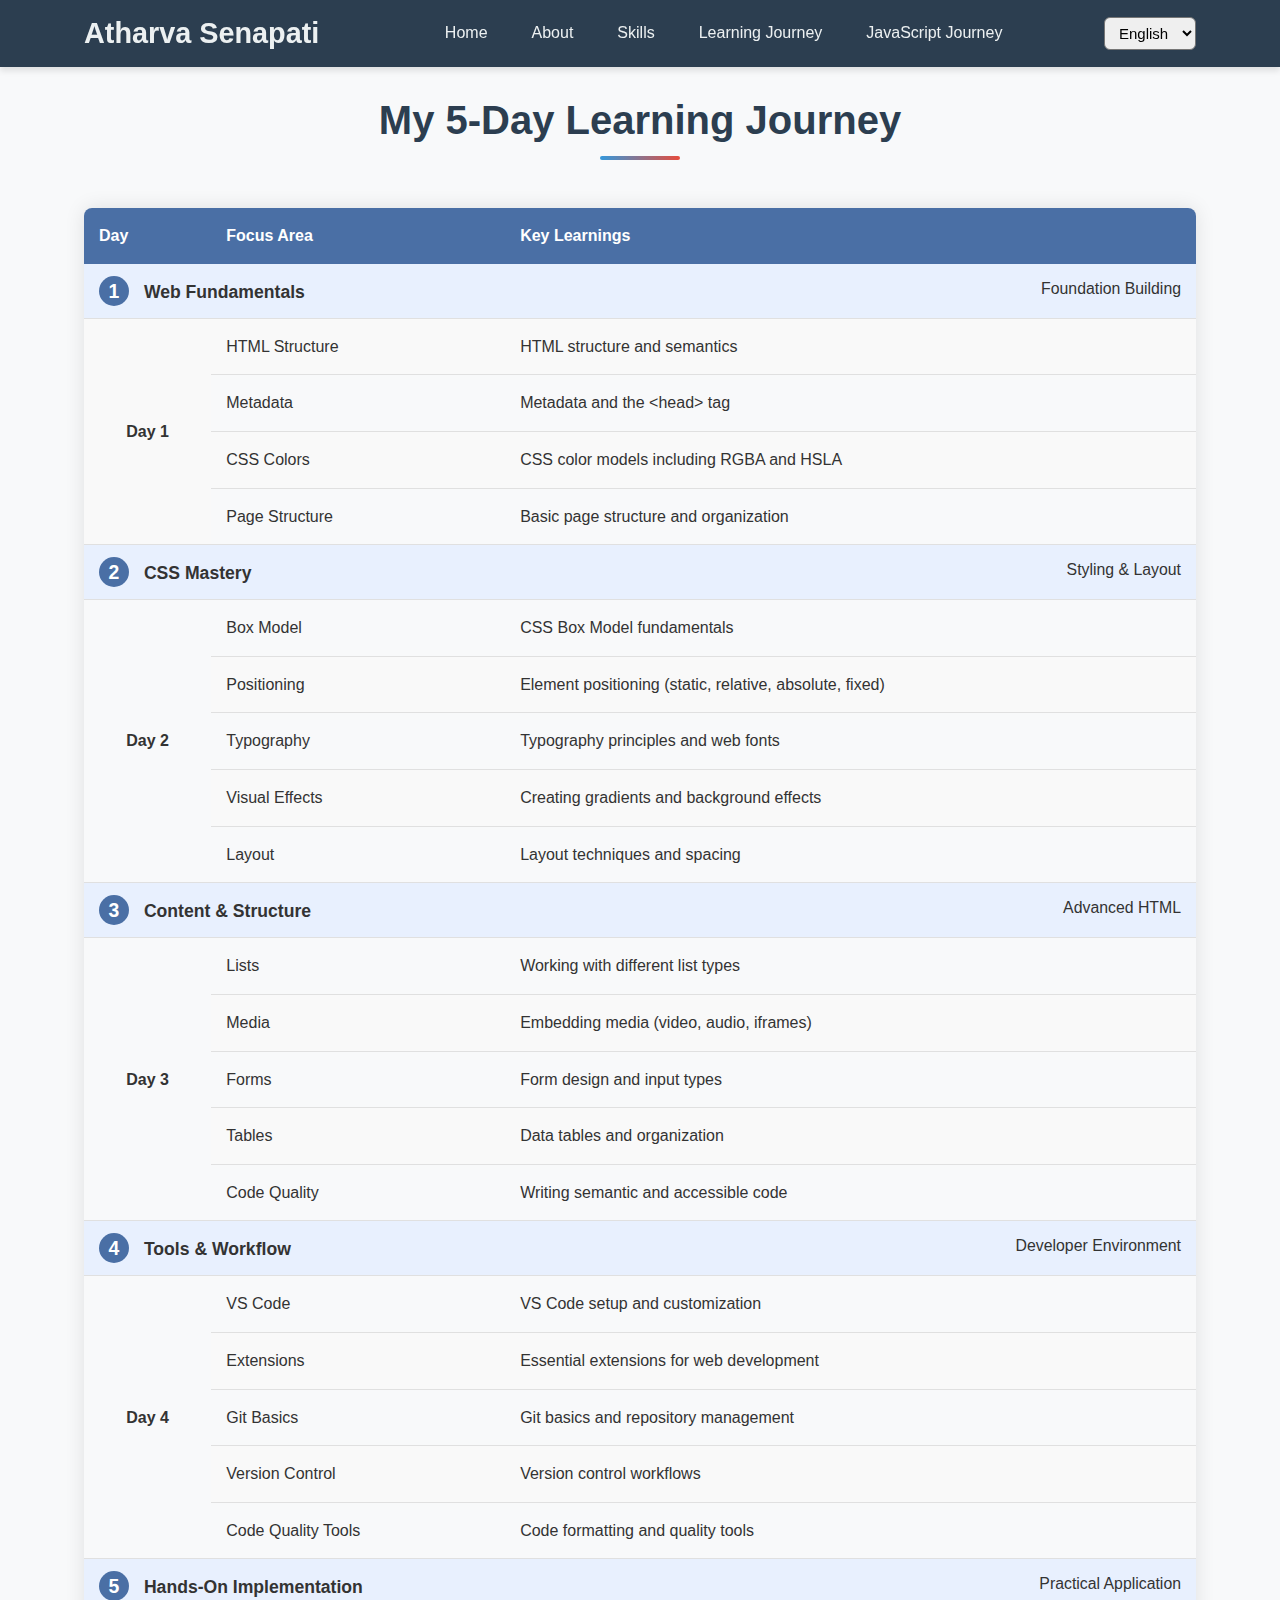
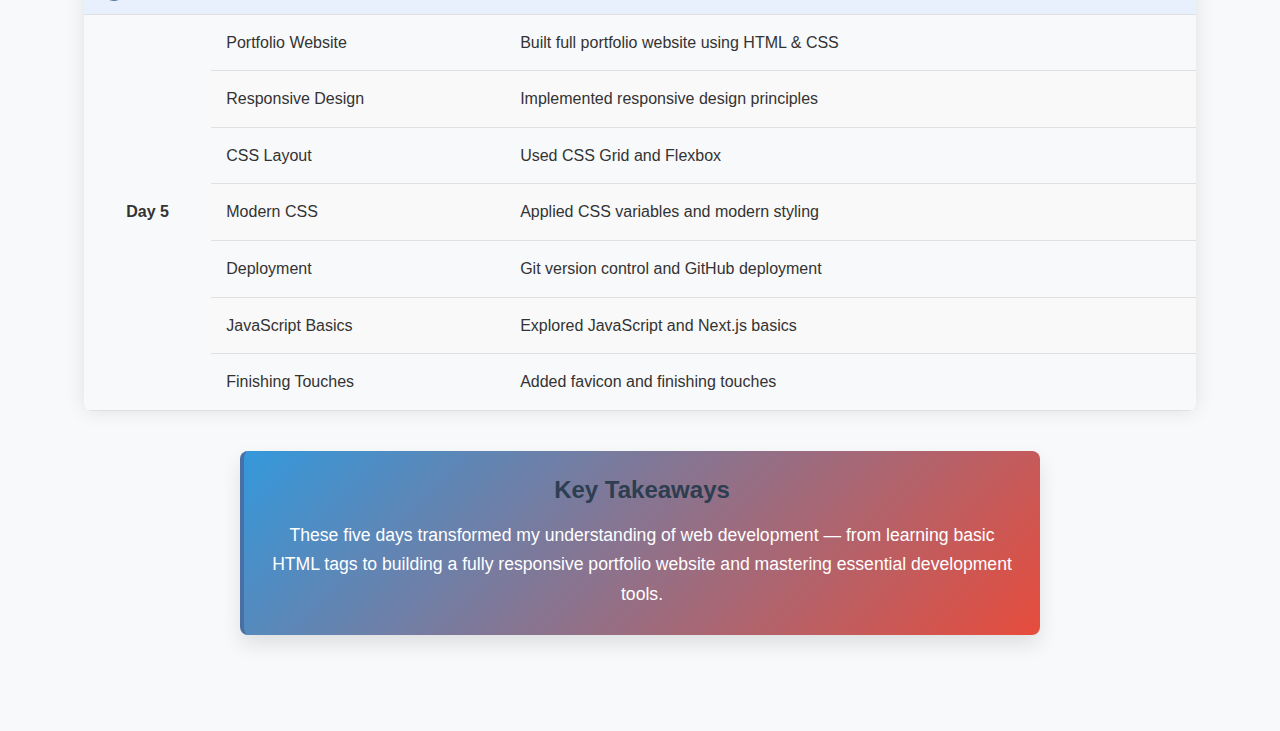
<file: pages/journey.html>
<!DOCTYPE html>
<html lang="en">

<head>
    <meta charset="UTF-8" />
    <meta name="viewport" content="width=device-width, initial-scale=1.0" />

    <title data-en="Learning Journey - Atharva Senapati" data-mr="शिकण्याचा प्रवास - अथर्व सेनापती"
        data-hi="सीखने की यात्रा - अथर्व सेनापति">
        Learning Journey - Atharva Senapati
    </title>

    <link rel="stylesheet" href="../assets/css/main.css" />
    <link rel="icon" type="image/x-icon" href="../assets/images/favicon/favicon.png">

    <style>
        .language-selector select {
            padding: 6px 10px;
            border-radius: 6px;
            font-size: 15px;
        }

        @media(max-width: 900px) {
            header .container {
                flex-direction: column;
                gap: 10px;
            }

            nav ul {
                flex-direction: column;
                text-align: center;
            }
        }

        /* Table Styles */
        .journey-table {
            width: 100%;
            border-collapse: collapse;
            margin: 30px 0;
            box-shadow: 0 0 20px rgba(0, 0, 0, 0.1);
            border-radius: 8px;
            overflow: hidden;
        }

        .journey-table th {
            background-color: #4a6fa5;
            color: white;
            text-align: left;
            padding: 15px;
            font-weight: 600;
        }

        .journey-table td {
            padding: 15px;
            border-bottom: 1px solid #e0e0e0;
        }

        .journey-table tr:nth-child(even) {
            background-color: #f9f9f9;
        }

        .journey-table tr:hover {
            background-color: #f0f7ff;
        }

        .day-header {
            background-color: #e8f0fe !important;
            font-weight: bold;
            font-size: 1.1em;
        }

        .day-header td {
            padding: 12px 15px;
        }

        .day-number {
            display: inline-block;
            background-color: #4a6fa5;
            color: white;
            width: 30px;
            height: 30px;
            border-radius: 50%;
            text-align: center;
            line-height: 30px;
            margin-right: 10px;
        }

        .journey-summary {
            background-color: #f0f7ff;
            padding: 25px;
            border-radius: 8px;
            margin-top: 40px;
            border-left: 4px solid #4a6fa5;
        }

        .journey-summary h3 {
            margin-top: 0;
            color: #2c3e50;
        }

        @media(max-width: 768px) {
            .journey-table {
                display: block;
                overflow-x: auto;
            }
            
            .journey-table th, 
            .journey-table td {
                padding: 10px;
                font-size: 14px;
            }
        }
    </style>
</head>

<body>

    <header class="header">
        <div class="container" style="display:flex; align-items:center; justify-content:space-between;">

            <div class="logo">
                <h1 data-en="Atharva Senapati" data-mr="अथर्व सेनापती" data-hi="अथर्व सेनापति">
                    Atharva Senapati
                </h1>
            </div>

            <nav class="nav">
                <ul style="display:flex; gap:20px;">
                    <li><a href="../index.html" data-en="Home" data-mr="मुख्यपृष्ठ" data-hi="मुखपृष्ठ">Home</a></li>

                    <li><a href="about.html" data-en="About" data-mr="माझ्याबद्दल" data-hi="मेरे बारे में">About</a>
                    </li>

                    <li><a href="skills.html" data-en="Skills" data-mr="कौशल्ये" data-hi="कौशल">Skills</a></li>

                    <li><a href="journey.html" data-en="Learning Journey" data-mr="शिकण्याचा प्रवास"
                            data-hi="सीखने की यात्रा">
                            Learning Journey</a></li>

                    <li><a href="javascript-journey.html" data-en="JavaScript Journey" data-mr="जावास्क्रिप्ट प्रवास"
                            data-hi="जावास्क्रिप्ट यात्रा">
                            JavaScript Journey</a></li>
                </ul>
            </nav>

            <!-- Language Switcher -->
            <div class="language-selector">
                <select id="languageSwitcher">
                    <option value="en" selected>English</option>
                    <option value="mr">मराठी</option>
                    <option value="hi">हिंदी</option>
                </select>
            </div>

        </div>
    </header>

    <main>

        <section class="journey">
            <div class="container">

                <h2 class="section-title" data-en="My 5-Day Learning Journey" data-mr="माझा ५ दिवसांचा शिकण्याचा प्रवास"
                    data-hi="मेरी 5-दिवसीय सीखने की यात्रा">
                    My 5-Day Learning Journey
                </h2>

                <table class="journey-table">
                    <thead>
                        <tr>
                            <th data-en="Day" data-mr="दिवस" data-hi="दिन">Day</th>
                            <th data-en="Focus Area" data-mr="फोकस क्षेत्र" data-hi="फोकस क्षेत्र">Focus Area</th>
                            <th data-en="Key Learnings" data-mr="मुख्य शिक्षण" data-hi="मुख्य सीख">Key Learnings</th>
                        </tr>
                    </thead>
                    <tbody>
                        <!-- DAY 1 -->
                        <tr class="day-header">
                            <td colspan="3">
                                <span class="day-number">1</span>
                                <span data-en="Web Fundamentals" data-mr="वेब मूलतत्त्वे" data-hi="वेब की मूल बातें">
                                    Web Fundamentals
                                </span>
                                <span style="float:right; font-weight:normal; font-size:0.9em;" 
                                      data-en="Foundation Building" data-mr="पायाभूत बांधणी" data-hi="मूलभूत नींव">
                                    Foundation Building
                                </span>
                            </td>
                        </tr>
                        <tr>
                            <td rowspan="4" style="text-align:center; vertical-align:middle; font-weight:bold;">
                                Day 1
                            </td>
                            <td data-en="HTML Structure" data-mr="HTML रचना" data-hi="HTML संरचना">HTML Structure</td>
                            <td data-en="HTML structure and semantics" data-mr="HTML रचना आणि सिमॅंटिक्स"
                                data-hi="HTML संरचना और सिमेंटिक्स">
                                HTML structure and semantics
                            </td>
                        </tr>
                        <tr>
                            <td data-en="Metadata" data-mr="मेटाडेटा" data-hi="मेटाडेटा">Metadata</td>
                            <td data-en="Metadata and the <head> tag" data-mr="मेटाडेटा आणि <head> टॅग"
                                data-hi="मेटाडेटा और <head> टैग">
                                Metadata and the &lt;head&gt; tag
                            </td>
                        </tr>
                        <tr>
                            <td data-en="CSS Colors" data-mr="CSS रंग" data-hi="CSS रंग">CSS Colors</td>
                            <td data-en="CSS color models including RGBA and HSLA"
                                data-mr="RGBA आणि HSLA सहित CSS रंग मॉडेल्स"
                                data-hi="RGBA और HSLA सहित CSS रंग मॉडल">
                                CSS color models including RGBA and HSLA
                            </td>
                        </tr>
                        <tr>
                            <td data-en="Page Structure" data-mr="पृष्ठ रचना" data-hi="पृष्ठ संरचना">Page Structure</td>
                            <td data-en="Basic page structure and organization"
                                data-mr="पेजची मूलभूत रचना आणि मांडणी" data-hi="वेबपेज की मूलभूत संरचना और संगठन">
                                Basic page structure and organization
                            </td>
                        </tr>

                        <!-- DAY 2 -->
                        <tr class="day-header">
                            <td colspan="3">
                                <span class="day-number">2</span>
                                <span data-en="CSS Mastery" data-mr="CSS प्राविण्य" data-hi="CSS में महारत">
                                    CSS Mastery
                                </span>
                                <span style="float:right; font-weight:normal; font-size:0.9em;" 
                                      data-en="Styling & Layout" data-mr="स्टाइलिंग आणि लेआउट" data-hi="स्टाइलिंग और लेआउट">
                                    Styling & Layout
                                </span>
                            </td>
                        </tr>
                        <tr>
                            <td rowspan="5" style="text-align:center; vertical-align:middle; font-weight:bold;">
                                Day 2
                            </td>
                            <td data-en="Box Model" data-mr="बॉक्स मॉडेल" data-hi="बॉक्स मॉडल">Box Model</td>
                            <td data-en="CSS Box Model fundamentals" data-mr="CSS बॉक्स मॉडेलची मूलतत्त्वे"
                                data-hi="CSS बॉक्स मॉडल की मूल बातें">
                                CSS Box Model fundamentals
                            </td>
                        </tr>
                        <tr>
                            <td data-en="Positioning" data-mr="स्थान" data-hi="स्थिति">Positioning</td>
                            <td data-en="Element positioning (static, relative, absolute, fixed)"
                                data-mr="घटक स्थान (static, relative, absolute, fixed)"
                                data-hi="एलीमेंट पोजीशनिंग (static, relative, absolute, fixed)">
                                Element positioning (static, relative, absolute, fixed)
                            </td>
                        </tr>
                        <tr>
                            <td data-en="Typography" data-mr="टायपोग्राफी" data-hi="टाइपोग्राफी">Typography</td>
                            <td data-en="Typography principles and web fonts"
                                data-mr="टायपोग्राफीचे तत्त्व आणि वेब फॉंट्स"
                                data-hi="टाइपोग्राफी सिद्धांत और वेब फॉन्ट्स">
                                Typography principles and web fonts
                            </td>
                        </tr>
                        <tr>
                            <td data-en="Visual Effects" data-mr="व्हिज्युअल इफेक्ट्स" data-hi="विजुअल इफेक्ट्स">Visual Effects</td>
                            <td data-en="Creating gradients and background effects"
                                data-mr="ग्रेडियंट्स आणि बॅकग्राउंड इफेक्ट्स तयार करणे"
                                data-hi="ग्रेडिएंट्स और बैकग्राउंड इफेक्ट्स बनाना">
                                Creating gradients and background effects
                            </td>
                        </tr>
                        <tr>
                            <td data-en="Layout" data-mr="लेआउट" data-hi="लेआउट">Layout</td>
                            <td data-en="Layout techniques and spacing" data-mr="लेआउट तंत्र आणि स्पेसिंग"
                                data-hi="लेआउट तकनीकें और स्पेसिंग">
                                Layout techniques and spacing
                            </td>
                        </tr>

                        <!-- DAY 3 -->
                        <tr class="day-header">
                            <td colspan="3">
                                <span class="day-number">3</span>
                                <span data-en="Content & Structure" data-mr="कंटेंट आणि रचना" data-hi="कंटेंट और स्ट्रक्चर">
                                    Content & Structure
                                </span>
                                <span style="float:right; font-weight:normal; font-size:0.9em;" 
                                      data-en="Advanced HTML" data-mr="प्रगत HTML" data-hi="उन्नत HTML">
                                    Advanced HTML
                                </span>
                            </td>
                        </tr>
                        <tr>
                            <td rowspan="5" style="text-align:center; vertical-align:middle; font-weight:bold;">
                                Day 3
                            </td>
                            <td data-en="Lists" data-mr="याद्या" data-hi="सूचियाँ">Lists</td>
                            <td data-en="Working with different list types"
                                data-mr="विविध लिस्ट प्रकारांसह काम करणे"
                                data-hi="विभिन्न सूची प्रकारों पर काम करना">
                                Working with different list types
                            </td>
                        </tr>
                        <tr>
                            <td data-en="Media" data-mr="मीडिया" data-hi="मीडिया">Media</td>
                            <td data-en="Embedding media (video, audio, iframes)"
                                data-mr="मीडिया एम्बेडिंग (video, audio, iframes)"
                                data-hi="मीडिया एम्बेडिंग (video, audio, iframes)">
                                Embedding media (video, audio, iframes)
                            </td>
                        </tr>
                        <tr>
                            <td data-en="Forms" data-mr="फॉर्म" data-hi="फॉर्म">Forms</td>
                            <td data-en="Form design and input types" data-mr="फॉर्म डिझाइन आणि इनपुट प्रकार"
                                data-hi="फॉर्म डिज़ाइन और इनपुट प्रकार">
                                Form design and input types
                            </td>
                        </tr>
                        <tr>
                            <td data-en="Tables" data-mr="टेबल्स" data-hi="टेबल्स">Tables</td>
                            <td data-en="Data tables and organization" data-mr="डेटा टेबल्स आणि मांडणी"
                                data-hi="डेटा टेबल्स और संगठन">
                                Data tables and organization
                            </td>
                        </tr>
                        <tr>
                            <td data-en="Code Quality" data-mr="कोड गुणवत्ता" data-hi="कोड गुणवत्ता">Code Quality</td>
                            <td data-en="Writing semantic and accessible code"
                                data-mr="सिमॅंटिक आणि ऍक्सेसिबल कोड लिहिणे"
                                data-hi="सिमेंटिक और एक्सेसिबल कोड लिखना">
                                Writing semantic and accessible code
                            </td>
                        </tr>

                        <!-- DAY 4 -->
                        <tr class="day-header">
                            <td colspan="3">
                                <span class="day-number">4</span>
                                <span data-en="Tools & Workflow" data-mr="साधने आणि कार्यप्रवाह" data-hi="टूल्स और वर्कफ्लो">
                                    Tools & Workflow
                                </span>
                                <span style="float:right; font-weight:normal; font-size:0.9em;" 
                                      data-en="Developer Environment" data-mr="विकासक वातावरण" data-hi="डेवलपर वातावरण">
                                    Developer Environment
                                </span>
                            </td>
                        </tr>
                        <tr>
                            <td rowspan="5" style="text-align:center; vertical-align:middle; font-weight:bold;">
                                Day 4
                            </td>
                            <td data-en="VS Code" data-mr="VS कोड" data-hi="VS कोड">VS Code</td>
                            <td data-en="VS Code setup and customization" data-mr="VS Code सेटअप आणि सानुकूलन"
                                data-hi="VS Code सेटअप और कस्टमाइज़ेशन">
                                VS Code setup and customization
                            </td>
                        </tr>
                        <tr>
                            <td data-en="Extensions" data-mr="एक्सटेंशन्स" data-hi="एक्सटेंशन">Extensions</td>
                            <td data-en="Essential extensions for web development"
                                data-mr="वेब विकासासाठी आवश्यक विस्तार"
                                data-hi="वेब डेवलपमेंट के लिए आवश्यक एक्सटेंशन">
                                Essential extensions for web development
                            </td>
                        </tr>
                        <tr>
                            <td data-en="Git Basics" data-mr="Git मूलतत्त्वे" data-hi="Git बेसिक्स">Git Basics</td>
                            <td data-en="Git basics and repository management"
                                data-mr="Git मूलतत्त्वे आणि रिपॉजिटरी व्यवस्थापन"
                                data-hi="Git बेसिक्स और रिपॉजिटरी प्रबंधन">
                                Git basics and repository management
                            </td>
                        </tr>
                        <tr>
                            <td data-en="Version Control" data-mr="वर्जन कंट्रोल" data-hi="वर्जन कंट्रोल">Version Control</td>
                            <td data-en="Version control workflows" data-mr="वर्जन कंट्रोल वर्कफ्लो"
                                data-hi="वर्जन कंट्रोल वर्कफ्लोज़">
                                Version control workflows
                            </td>
                        </tr>
                        <tr>
                            <td data-en="Code Quality Tools" data-mr="कोड गुणवत्ता साधने" data-hi="कोड गुणवत्ता उपकरण">Code Quality Tools</td>
                            <td data-en="Code formatting and quality tools"
                                data-mr="कोड फॉरमॅटिंग आणि गुणवत्ता साधने"
                                data-hi="कोड फॉर्मेटिंग और गुणवत्ता उपकरण">
                                Code formatting and quality tools
                            </td>
                        </tr>

                        <!-- DAY 5 -->
                        <tr class="day-header">
                            <td colspan="3">
                                <span class="day-number">5</span>
                                <span data-en="Hands-On Implementation" data-mr="प्रत्यक्ष अंमलबजावणी" data-hi="व्यावहारिक अनुप्रयोग">
                                    Hands-On Implementation
                                </span>
                                <span style="float:right; font-weight:normal; font-size:0.9em;" 
                                      data-en="Practical Application" data-mr="प्रत्यक्ष अनुप्रयोग" data-hi="व्यावहारिक अनुप्रयोग">
                                    Practical Application
                                </span>
                            </td>
                        </tr>
                        <tr>
                            <td rowspan="7" style="text-align:center; vertical-align:middle; font-weight:bold;">
                                Day 5
                            </td>
                            <td data-en="Portfolio Website" data-mr="पोर्टफोलिओ वेबसाइट" data-hi="पोर्टफोलियो वेबसाइट">Portfolio Website</td>
                            <td data-en="Built full portfolio website using HTML & CSS"
                                data-mr="HTML आणि CSS वापरून संपूर्ण पोर्टफोलिओ वेबसाइट तयार केली"
                                data-hi="HTML और CSS का उपयोग करके पूरा पोर्टफोलियो बनाया">
                                Built full portfolio website using HTML & CSS
                            </td>
                        </tr>
                        <tr>
                            <td data-en="Responsive Design" data-mr="प्रतिसादशील डिझाइन" data-hi="प्रतिक्रियाशील डिजाइन">Responsive Design</td>
                            <td data-en="Implemented responsive design principles"
                                data-mr="प्रतिसादशील डिझाइन तत्त्वे अंमलात आणली"
                                data-hi="रेस्पॉन्सिव डिज़ाइन सिद्धांत लागू किए">
                                Implemented responsive design principles
                            </td>
                        </tr>
                        <tr>
                            <td data-en="CSS Layout" data-mr="CSS लेआउट" data-hi="CSS लेआउट">CSS Layout</td>
                            <td data-en="Used CSS Grid and Flexbox" data-mr="CSS Grid आणि Flexbox वापरले"
                                data-hi="CSS Grid और Flexbox का उपयोग किया">
                                Used CSS Grid and Flexbox
                            </td>
                        </tr>
                        <tr>
                            <td data-en="Modern CSS" data-mr="आधुनिक CSS" data-hi="आधुनिक CSS">Modern CSS</td>
                            <td data-en="Applied CSS variables and modern styling"
                                data-mr="CSS व्हेरिएबल्स आणि आधुनिक स्टाइलिंग वापरले"
                                data-hi="CSS वेरिएबल्स और आधुनिक स्टाइलिंग लागू की">
                                Applied CSS variables and modern styling
                            </td>
                        </tr>
                        <tr>
                            <td data-en="Deployment" data-mr="डिप्लॉयमेंट" data-hi="डिप्लॉयमेंट">Deployment</td>
                            <td data-en="Git version control and GitHub deployment"
                                data-mr="Git वर्जन कंट्रोल आणि GitHub डिप्लॉयमेंट"
                                data-hi="Git वर्जन कंट्रोल और GitHub डिप्लॉयमेंट">
                                Git version control and GitHub deployment
                            </td>
                        </tr>
                        <tr>
                            <td data-en="JavaScript Basics" data-mr="JavaScript मूलतत्त्वे" data-hi="JavaScript बेसिक्स">JavaScript Basics</td>
                            <td data-en="Explored JavaScript and Next.js basics"
                                data-mr="JavaScript आणि Next.js ची मूलभूत माहिती शिकली"
                                data-hi="JavaScript और Next.js बेसिक्स सीखे">
                                Explored JavaScript and Next.js basics
                            </td>
                        </tr>
                        <tr>
                            <td data-en="Finishing Touches" data-mr="अंतिम स्पर्श" data-hi="अंतिम स्पर्श">Finishing Touches</td>
                            <td data-en="Added favicon and finishing touches"
                                data-mr="फेव्हिकॉन आणि अंतिम सजावट जोडली" data-hi="फेविकॉन और अंतिम सुधार जोड़े">
                                Added favicon and finishing touches
                            </td>
                        </tr>
                    </tbody>
                </table>

                <!-- JOURNEY SUMMARY -->
                <div class="journey-summary">

                    <h3 data-en="Key Takeaways" data-mr="मुख्य शिकवण" data-hi="मुख्य निष्कर्ष">
                        Key Takeaways
                    </h3>

                    <p data-en="These five days transformed my understanding of web development — from learning basic HTML tags to building a fully responsive portfolio website and mastering essential development tools."
                        data-mr="या पाच दिवसांनी माझे वेब विकासाबद्दलचे आकलन पूर्णपणे बदलले — मूलभूत HTML टॅगपासून ते पूर्ण प्रतिसादशील पोर्टफोलिओ वेबसाइट तयार करणे आणि आवश्यक साधनांवर प्रभुत्व मिळवणे."
                        data-hi="इन पाँच दिनों ने मेरे वेब डेवलपमेंट ज्ञान को बदल दिया — बेसिक HTML टैग सीखने से लेकर पूरी रेस्पॉन्सिव पोर्टफोलियो वेबसाइट बनाने और ज़रूरी टूल्स में महारत हासिल करने तक।">
                        These five days transformed my understanding of web development — from learning basic HTML tags to building a fully responsive portfolio website and mastering essential development tools.
                    </p>

                </div>

            </div>
        </section>

    </main>


    <!-- LANGUAGE SWITCHER SCRIPT -->
    <script>
        document.getElementById("languageSwitcher")
            .addEventListener("change", function () {
                applyLanguage(this.value);
            });

        function applyLanguage(lang) {
            document.querySelectorAll("[data-" + lang + "]")
                .forEach(el => {
                    el.textContent = el.getAttribute(`data-${lang}`);
                });
        }
    </script>

    <script src="../assets/js/index.js"></script>

</body>

</html>
</file>
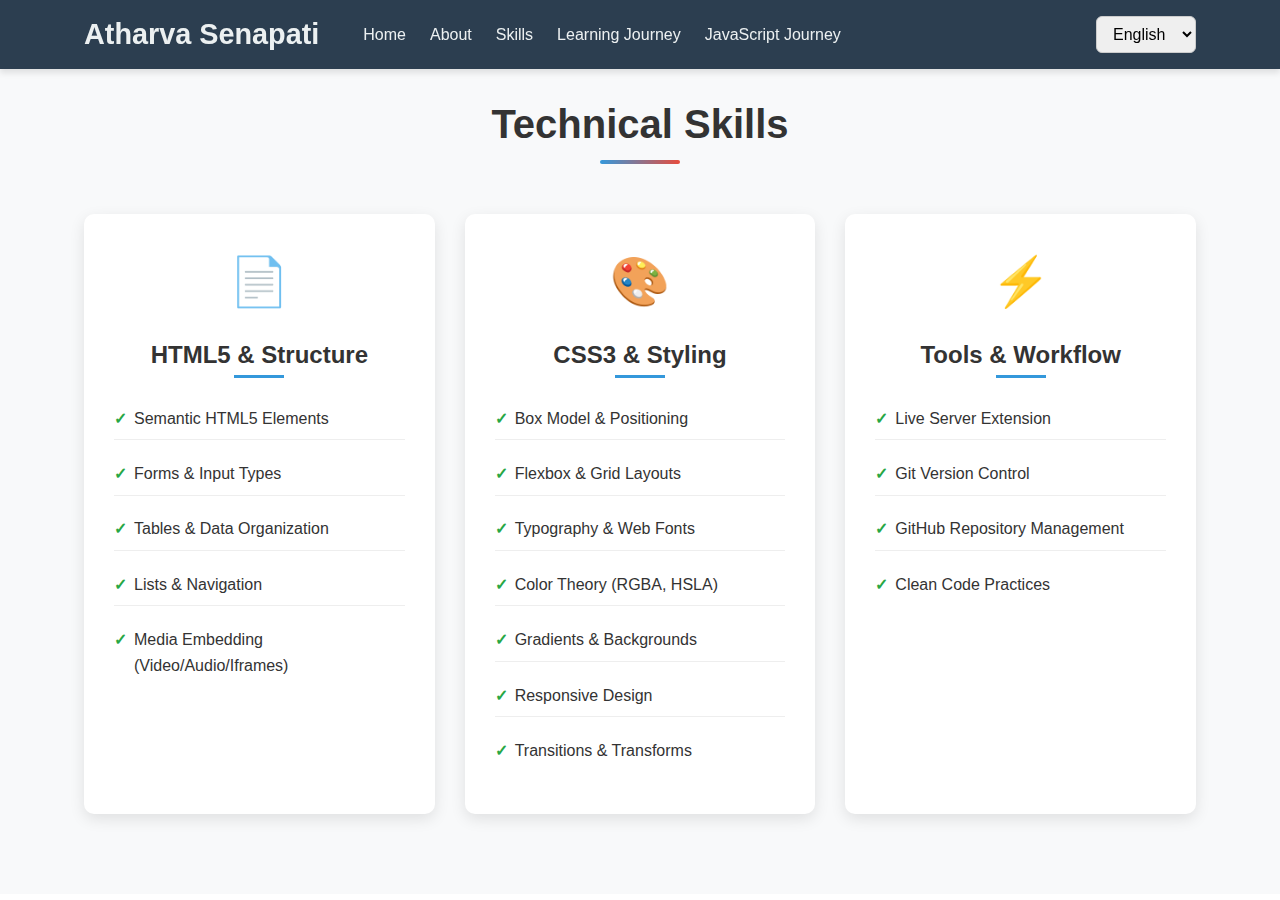
<file: pages/skills.html>
<!DOCTYPE html>
<html lang="en">

<head>
  <meta charset="UTF-8" />
  <meta name="viewport" content="width=device-width, initial-scale=1.0" />
  <title>Skills - Atharva Senapati</title>
  <link rel="stylesheet" href="../assets/css/main.css" />
  <link rel="icon" type="image/x-icon" href="../assets/images/favicon/favicon.png">
  <style>
    /* Responsive tweaks for translation dropdown */
    .lang-select {
      margin-left: auto;
      padding: 8px 12px;
      border-radius: 6px;
      border: 1px solid #ccc;
      font-size: 1rem;
    }

    @media (max-width: 768px) {
      .header .container {
        flex-direction: column;
        gap: 15px;
      }

      .lang-select {
        align-self: flex-start;
      }
    }

    /* Skills section styles */
    .skills {
      padding: 100px 0 80px;
      background: #f8f9fa;
    }

    .container {
      max-width: 1200px;
      margin: 0 auto;
      padding: 0 20px;
    }

    .section-title {
      text-align: center;
      margin-bottom: 50px;
      font-size: 2.5rem;
      color: #333;
    }

    .skills-grid {
      display: grid;
      grid-template-columns: repeat(auto-fit, minmax(300px, 1fr));
      gap: 30px;
    }

    .skill-category {
      background: white;
      border-radius: 10px;
      padding: 30px;
      box-shadow: 0 5px 15px rgba(0, 0, 0, 0.1);
      transition: transform 0.3s ease, box-shadow 0.3s ease;
    }

    .skill-category:hover {
      transform: translateY(-5px);
      box-shadow: 0 10px 25px rgba(0, 0, 0, 0.15);
    }

    .skill-icon {
      font-size: 3rem;
      text-align: center;
      margin-bottom: 20px;
    }

    .skill-category h3 {
      text-align: center;
      margin-bottom: 20px;
      color: #333;
      font-size: 1.5rem;
    }

    .skill-category ul {
      list-style-type: none;
      padding: 0;
    }

    .skill-category li {
      padding: 8px 0;
      border-bottom: 1px solid #eee;
      position: relative;
      padding-left: 20px;
    }

    .skill-category li:before {
      content: "✓";
      position: absolute;
      left: 0;
      color: #28a745;
      font-weight: bold;
    }

    .skill-category li:last-child {
      border-bottom: none;
    }
  </style>
</head>

<body>
  <header class="header">
    <div class="container" style="display:flex; align-items:center; gap:20px;">
      <div class="logo">
        <h1>Atharva Senapati</h1>
      </div>

      <nav class="nav">
        <ul>
          <li><a href="../index.html">Home</a></li>
          <li><a href="about.html">About</a></li>
          <li><a href="skills.html">Skills</a></li>
          <li><a href="journey.html">Learning Journey</a></li>
          <li><a href="javascript-journey.html">JavaScript Journey</a></li>
        </ul>
      </nav>

      <!-- 🔥 Language Selector -->
      <select id="languageSelect" class="lang-select">
        <option value="en" selected>English</option>
        <option value="mr">Marathi</option>
        <option value="hi">Hindi</option>
      </select>
    </div>
  </header>

  <main>
    <!-- Skills Section -->
    <section class="skills">
      <div class="container">
        <h2 class="section-title translate" data-key="skills-title">Technical Skills</h2>
        <div class="skills-grid">
          <div class="skill-category">
            <div class="skill-icon">
              <span>📄</span>
            </div>
            <h3 class="translate" data-key="html-title">HTML5 & Structure</h3>
            <ul>
              <li class="translate" data-key="html-skill1">Semantic HTML5 Elements</li>
              <li class="translate" data-key="html-skill2">Forms & Input Types</li>
              <li class="translate" data-key="html-skill3">Tables & Data Organization</li>
              <li class="translate" data-key="html-skill4">Lists & Navigation</li>
              <li class="translate" data-key="html-skill5">Media Embedding (Video/Audio/Iframes)</li>
            </ul>
          </div>

          <div class="skill-category">
            <div class="skill-icon">
              <span>🎨</span>
            </div>
            <h3 class="translate" data-key="css-title">CSS3 & Styling</h3>
            <ul>
              <li class="translate" data-key="css-skill1">Box Model & Positioning</li>
              <li class="translate" data-key="css-skill2">Flexbox & Grid Layouts</li>
              <li class="translate" data-key="css-skill3">Typography & Web Fonts</li>
              <li class="translate" data-key="css-skill4">Color Theory (RGBA, HSLA)</li>
              <li class="translate" data-key="css-skill5">Gradients & Backgrounds</li>
              <li class="translate" data-key="css-skill6">Responsive Design</li>
              <li class="translate" data-key="css-skill7">Transitions & Transforms</li>
            </ul>
          </div>

          <div class="skill-category">
            <div class="skill-icon">
              <span>⚡</span>
            </div>
            <h3 class="translate" data-key="tools-title">Tools & Workflow</h3>
            <ul>
              <li class="translate" data-key="tools-skill1">Live Server Extension</li>
              <li class="translate" data-key="tools-skill2">Git Version Control</li>
              <li class="translate" data-key="tools-skill3">GitHub Repository Management</li>
              <li class="translate" data-key="tools-skill4">Clean Code Practices</li>
            </ul>
          </div>
        </div>
      </div>
    </section>
  </main>

  <!-- 🔥 Language Translation Script -->
  <script>
    const translations = {
      en: {
        "skills-title": "Technical Skills",
        "html-title": "HTML5 & Structure",
        "html-skill1": "Semantic HTML5 Elements",
        "html-skill2": "Forms & Input Types",
        "html-skill3": "Tables & Data Organization",
        "html-skill4": "Lists & Navigation",
        "html-skill5": "Media Embedding (Video/Audio/Iframes)",
        "css-title": "CSS3 & Styling",
        "css-skill1": "Box Model & Positioning",
        "css-skill2": "Flexbox & Grid Layouts",
        "css-skill3": "Typography & Web Fonts",
        "css-skill4": "Color Theory (RGBA, HSLA)",
        "css-skill5": "Gradients & Backgrounds",
        "css-skill6": "Responsive Design",
        "css-skill7": "Transitions & Transforms",
        "tools-title": "Tools & Workflow",
        "tools-skill1": "Live Server Extension",
        "tools-skill2": "Git Version Control",
        "tools-skill3": "GitHub Repository Management",
        "tools-skill4": "Clean Code Practices"
      },
      hi: {
        "skills-title": "तकनीकी कौशल",
        "html-title": "HTML5 और संरचना",
        "html-skill1": "सिमेंटिक HTML5 एलिमेंट्स",
        "html-skill2": "फॉर्म और इनपुट टाइप्स",
        "html-skill3": "टेबल्स और डेटा ऑर्गनाइजेशन",
        "html-skill4": "लिस्ट्स और नेविगेशन",
        "html-skill5": "मीडिया एम्बेडिंग (वीडियो/ऑडियो/आईफ्रेम)",
        "css-title": "CSS3 और स्टाइलिंग",
        "css-skill1": "बॉक्स मॉडल और पोजिशनिंग",
        "css-skill2": "फ्लेक्सबॉक्स और ग्रिड लेआउट",
        "css-skill3": "टाइपोग्राफी और वेब फॉन्ट्स",
        "css-skill4": "कलर थ्योरी (RGBA, HSLA)",
        "css-skill5": "ग्रेडिएंट्स और बैकग्राउंड्स",
        "css-skill6": "रिस्पॉन्सिव डिजाइन",
        "css-skill7": "ट्रांजिशन और ट्रांसफॉर्म",
        "tools-title": "टूल्स और वर्कफ्लो",
        "tools-skill1": "लाइव सर्वर एक्सटेंशन",
        "tools-skill2": "गिट वर्जन कंट्रोल",
        "tools-skill3": "गिटहब रिपॉजिटरी मैनेजमेंट",
        "tools-skill4": "क्लीन कोड प्रैक्टिसेस"
      },
      mr: {
        "skills-title": "तांत्रिक कौशल्ये",
        "html-title": "HTML5 आणि रचना",
        "html-skill1": "सिमॅंटिक HTML5 एलिमेंट्स",
        "html-skill2": "फॉर्म आणि इनपुट प्रकार",
        "html-skill3": "टेबल्स आणि डेटा संघटना",
        "html-skill4": "याद्या आणि नेव्हिगेशन",
        "html-skill5": "मीडिया एम्बेडिंग (व्हिडिओ/ऑडिओ/आयफ्रेम)",
        "css-title": "CSS3 आणि स्टायलिंग",
        "css-skill1": "बॉक्स मॉडेल आणि पोझिशनिंग",
        "css-skill2": "फ्लेक्सबॉक्स आणि ग्रिड लेआउट",
        "css-skill3": "टायपोग्राफी आणि वेब फॉन्ट्स",
        "css-skill4": "रंग सिद्धांत (RGBA, HSLA)",
        "css-skill5": "ग्रेडियंट्स आणि बॅकग्राउंड्स",
        "css-skill6": "उत्तरदायी डिझाइन",
        "css-skill7": "संक्रमणे आणि रूपांतरे",
        "tools-title": "साधने आणि वर्कफ्लो",
        "tools-skill1": "लाइव्ह सर्व्हर एक्सटेंशन",
        "tools-skill2": "गिट व्हर्जन कंट्रोल",
        "tools-skill3": "गिटहब रिपॉझिटरी व्यवस्थापन",
        "tools-skill4": "स्वच्छ कोड पद्धती"
      }
    };

    const langSelect = document.getElementById("languageSelect");
    const translatable = document.querySelectorAll(".translate");

    function applyLanguage(lang) {
      translatable.forEach(el => {
        const key = el.getAttribute("data-key");
        el.textContent = translations[lang][key];
      });
    }

    langSelect.addEventListener("change", () => {
      applyLanguage(langSelect.value);
    });

    // Load English by default
    applyLanguage("en");
  </script>

</body>

</html>
</file>
<file: assets/css/main.css>
/* CSS Variables for consistent theming */
:root {
  --primary-color: #3498db;
  --primary-dark: #2980b9;
  --secondary-color: #2c3e50;
  --accent-color: #e74c3c;
  --light-color: #ecf0f1;
  --dark-color: #2c3e50;
  --text-color: #333;
  --bg-color: #fff;
  --section-bg: #f8f9fa;
  --shadow: 0 4px 6px rgba(0, 0, 0, 0.1);
  --shadow-lg: 0 10px 20px rgba(0, 0, 0, 0.1);
  --transition: all 0.3s ease;
  --border-radius: 8px;
}

/* Base Styles */
* {
  margin: 0;
  padding: 0;
  box-sizing: border-box;
}

html {
  scroll-behavior: smooth;
}

body {
  font-family: 'Segoe UI', Tahoma, Geneva, Verdana, sans-serif;
  line-height: 1.6;
  color: var(--text-color);
  background-color: var(--bg-color);
}

.container {
  width: 90%;
  max-width: 1200px;
  margin: 0 auto;
  padding: 0 20px;
}

/* Typography */
h1,
h2,
h3,
h4,
h5,
h6 {
  margin-bottom: 1rem;
  line-height: 1.2;
  color: var(--dark-color);
}

h1 {
  font-size: 2.5rem;
}

h2 {
  font-size: 2.2rem;
}

h3 {
  font-size: 1.5rem;
}

p {
  margin-bottom: 1rem;
}

.highlight {
  color: var(--primary-color);
}

.section-title {
  text-align: center;
  margin-bottom: 3rem;
  position: relative;
  font-size: 2.5rem;
  padding-bottom: 1rem;
}

.section-title::after {
  content: '';
  position: absolute;
  bottom: 0;
  left: 50%;
  transform: translateX(-50%);
  width: 80px;
  height: 4px;
  background: linear-gradient(to right, var(--primary-color), var(--accent-color));
  border-radius: 2px;
}

/* Header */
.header {
  background-color: var(--dark-color);
  color: var(--light-color);
  padding: 1rem 0;
  position: fixed;
  width: 100%;
  top: 0;
  z-index: 1000;
  box-shadow: var(--shadow);
}

.header .container {
  display: flex;
  justify-content: space-between;
  align-items: center;
}

.logo h1 {
  color: var(--light-color);
  margin: 0;
  font-size: 1.8rem;
}

.nav ul {
  display: flex;
  list-style: none;
}

.nav li {
  margin-left: 1.5rem;
}

.nav a {
  color: var(--light-color);
  text-decoration: none;
  font-weight: 500;
  transition: var(--transition);
  padding: 0.5rem 0;
  position: relative;
}

.nav a:hover {
  color: var(--primary-color);
}

.nav a::after {
  content: '';
  position: absolute;
  bottom: 0;
  left: 0;
  width: 0;
  height: 2px;
  background-color: var(--primary-color);
  transition: var(--transition);
}

.nav a:hover::after {
  width: 100%;
}

/* Hero Section - Modern Design */
.hero {
  padding: 8rem 0 4rem;
  background: linear-gradient(135deg, #0f0c29 0%, #302b63 50%, #24243e 100%);
  position: relative;
  color: var(--light-color);
  min-height: 100vh;
  display: flex;
  align-items: center;
  overflow: hidden;
}

/* Animated background particles effect */
.hero::before {
  content: '';
  position: absolute;
  top: 0;
  left: 0;
  right: 0;
  bottom: 0;
  background:
    radial-gradient(circle at 20% 50%, rgba(120, 119, 198, 0.3) 0%, transparent 50%),
    radial-gradient(circle at 80% 80%, rgba(52, 152, 219, 0.2) 0%, transparent 50%),
    radial-gradient(circle at 40% 20%, rgba(231, 76, 60, 0.15) 0%, transparent 50%);
  animation: float 20s ease-in-out infinite;
  pointer-events: none;
}

@keyframes float {

  0%,
  100% {
    transform: translateY(0px);
  }

  50% {
    transform: translateY(-20px);
  }
}

.hero-content {
  display: flex;
  align-items: center;
  justify-content: space-between;
  gap: 4rem;
  position: relative;
  z-index: 1;
}

.hero-image {
  flex: 1;
  max-width: 450px;
  display: flex;
  justify-content: center;
  position: relative;
}

/* Glowing ring effect around image */
.hero-image::before {
  content: '';
  position: absolute;
  top: 50%;
  left: 50%;
  transform: translate(-50%, -50%);
  width: 420px;
  height: 420px;
  border-radius: 50%;
  background: linear-gradient(135deg, #3498db, #e74c3c, #9b59b6);
  opacity: 0.4;
  filter: blur(30px);
  animation: pulse 3s ease-in-out infinite;
  z-index: 0;
}

@keyframes pulse {

  0%,
  100% {
    transform: translate(-50%, -50%) scale(1);
    opacity: 0.4;
  }

  50% {
    transform: translate(-50%, -50%) scale(1.1);
    opacity: 0.6;
  }
}

.hero-image img {
  width: 100%;
  max-width: 380px;
  border-radius: 50%;
  box-shadow:
    0 20px 60px rgba(0, 0, 0, 0.4),
    0 0 40px rgba(52, 152, 219, 0.3),
    inset 0 0 20px rgba(255, 255, 255, 0.1);
  border: 6px solid rgba(255, 255, 255, 0.15);
  transition: all 0.5s ease;
  position: relative;
  z-index: 1;
  backdrop-filter: blur(10px);
}

.hero-image img:hover {
  transform: scale(1.08) rotate(2deg);
  border-color: rgba(52, 152, 219, 0.5);
  box-shadow:
    0 25px 80px rgba(0, 0, 0, 0.5),
    0 0 60px rgba(52, 152, 219, 0.5),
    inset 0 0 30px rgba(255, 255, 255, 0.2);
}

.hero-text {
  flex: 1;
  animation: fadeInUp 1s ease-out;
}

@keyframes fadeInUp {
  from {
    opacity: 0;
    transform: translateY(30px);
  }

  to {
    opacity: 1;
    transform: translateY(0);
  }
}

.hero-text h2 {
  font-size: 3.5rem;
  color: var(--light-color);
  margin-bottom: 1.5rem;
  font-weight: 700;
  line-height: 1.2;
  text-shadow: 2px 2px 20px rgba(0, 0, 0, 0.3);
}

.hero-text .highlight {
  background: linear-gradient(135deg, #3498db, #9b59b6, #e74c3c);
  -webkit-background-clip: text;
  background-clip: text;
  -webkit-text-fill-color: transparent;
  animation: gradientShift 5s ease infinite;
  background-size: 200% 200%;
}

@keyframes gradientShift {

  0%,
  100% {
    background-position: 0% 50%;
  }

  50% {
    background-position: 100% 50%;
  }
}

.hero-text p {
  font-size: 1.3rem;
  margin-bottom: 1.5rem;
  opacity: 0.95;
  line-height: 1.6;
  text-shadow: 1px 1px 10px rgba(0, 0, 0, 0.2);
}

.hero-text p:first-of-type {
  font-size: 1.5rem;
  font-weight: 600;
  color: #3498db;
  margin-bottom: 1rem;
}

.hero-buttons {
  display: flex;
  gap: 1.5rem;
  flex-wrap: wrap;
  margin-top: 2.5rem;
}

.btn {
  display: inline-block;
  padding: 1rem 2.5rem;
  border-radius: 50px;
  text-decoration: none;
  font-weight: 600;
  font-size: 1.05rem;
  transition: all 0.4s ease;
  border: none;
  cursor: pointer;
  text-align: center;
  position: relative;
  overflow: hidden;
  letter-spacing: 0.5px;
}

.btn::before {
  content: '';
  position: absolute;
  top: 50%;
  left: 50%;
  width: 0;
  height: 0;
  border-radius: 50%;
  background: rgba(255, 255, 255, 0.2);
  transform: translate(-50%, -50%);
  transition: width 0.6s, height 0.6s;
}

.btn:hover::before {
  width: 300px;
  height: 300px;
}

.btn-primary {
  background: linear-gradient(135deg, #e74c3c, #c0392b);
  color: var(--light-color);
  box-shadow: 0 8px 25px rgba(231, 76, 60, 0.4);
  position: relative;
  z-index: 1;
}

.btn-primary:hover {
  background: linear-gradient(135deg, #c0392b, #e74c3c);
  transform: translateY(-4px);
  box-shadow: 0 12px 35px rgba(231, 76, 60, 0.6);
}

.btn-secondary {
  background: #e74c3c;
  color: var(--light-color);
  border: 2px solid rgba(255, 255, 255, 0.4);
  backdrop-filter: blur(10px);
  box-shadow: 0 8px 25px rgba(0, 0, 0, 0.2);
}

.btn-secondary:hover {
  background: red;
  border-color: rgba(52, 152, 219, 0.8);
  transform: translateY(-4px);
  box-shadow: 0 12px 35px rgba(52, 152, 219, 0.4);
}

/* About Section */
.about {
  padding: 6rem 0;
  background-color: var(--section-bg);
}

.about-content {
  max-width: 800px;
  margin: 0 auto;
}

.about-text p {
  font-size: 1.1rem;
  line-height: 1.7;
  margin-bottom: 1.5rem;
}

.about-features {
  display: grid;
  grid-template-columns: repeat(auto-fit, minmax(250px, 1fr));
  gap: 2rem;
  margin-top: 3rem;
}

.feature {
  background: var(--bg-color);
  padding: 1.5rem;
  border-radius: var(--border-radius);
  box-shadow: var(--shadow);
  transition: var(--transition);
  text-align: center;
}

.feature:hover {
  transform: translateY(-5px);
  box-shadow: var(--shadow-lg);
}

.feature h3 {
  color: var(--primary-color);
  margin-bottom: 0.5rem;
}

.feature p {
  margin-bottom: 0;
  color: var(--text-color);
  opacity: 0.8;
}

/* Skills Section */
.skills {
  padding: 6rem 0;
  background-color: var(--bg-color);
}

.skills-grid {
  display: grid;
  grid-template-columns: repeat(auto-fit, minmax(300px, 1fr));
  gap: 2rem;
}

.skill-category {
  background-color: var(--section-bg);
  padding: 2rem;
  border-radius: var(--border-radius);
  box-shadow: var(--shadow);
  transition: var(--transition);
  text-align: center;
}

.skill-category:hover {
  transform: translateY(-5px);
  box-shadow: var(--shadow-lg);
}

.skill-icon {
  font-size: 3rem;
  margin-bottom: 1rem;
}

.skill-category h3 {
  color: var(--primary-color);
  margin-bottom: 1.5rem;
  position: relative;
  padding-bottom: 0.5rem;
}

.skill-category h3::after {
  content: '';
  position: absolute;
  bottom: 0;
  left: 50%;
  transform: translateX(-50%);
  width: 50px;
  height: 3px;
  background-color: var(--primary-color);
}

.skill-category ul {
  list-style-type: none;
  text-align: left;
}

.skill-category li {
  margin-bottom: 0.8rem;
  padding-left: 1.5rem;
  position: relative;
}

.skill-category li::before {
  content: '▸';
  position: absolute;
  left: 0;
  color: var(--primary-color);
  font-weight: bold;
}

/* Learning Journey Section */
.journey {
  padding: 6rem 0;
  background-color: var(--section-bg);
}

.journey-summary {
  background: linear-gradient(135deg, var(--primary-color) 0%, var(--accent-color) 100%);
  color: white;
  padding: 2.5rem;
  border-radius: var(--border-radius);
  text-align: center;
  max-width: 800px;
  margin: 0 auto;
  box-shadow: var(--shadow-lg);
}

.journey-summary h3 {
  color: white;
  margin-bottom: 1rem;
}

.journey-summary p {
  margin-bottom: 0;
  font-size: 1.1rem;
  line-height: 1.7;
}

/* Footer */
.footer {
  background-color: var(--dark-color);
  color: var(--light-color);
  padding: 3rem 0;
  text-align: center;
}

.footer-content {
  max-width: 800px;
  margin: 0 auto;
}

.footer-info {
  margin-bottom: 2rem;
}

.footer-info h3 {
  color: var(--light-color);
  margin-bottom: 0.5rem;
}

.footer-info p {
  opacity: 0.8;
  margin-bottom: 0;
}

.footer-copy p {
  margin-bottom: 0.5rem;
  opacity: 0.7;
  font-size: 0.9rem;
}

/* Responsive Design */
@media (max-width: 992px) {
  .hero-content {
    flex-direction: column;
    text-align: center;
  }

  .hero-buttons {
    justify-content: center;
  }

}

@media (max-width: 768px) {
  .header .container {
    flex-direction: column;
  }

  .nav ul {
    margin-top: 1rem;
  }

  .nav li {
    margin: 0 0.5rem;
  }

  .hero {
    padding: 7rem 0 2rem;
  }

  .hero-text h2 {
    font-size: 2.5rem;
  }

  .section-title {
    font-size: 2rem;
  }

  .skills-grid {
    grid-template-columns: 1fr;
  }

  .about-features {
    grid-template-columns: 1fr;
  }
}

/* Exploration Section */
.exploration {
  padding: 6rem 0;
  background-color: var(--bg-color);
}

.exploration-intro {
  text-align: center;
  max-width: 800px;
  margin: 0 auto 4rem;
}

.exploration-intro p {
  font-size: 1.2rem;
  line-height: 1.8;
  color: var(--text-color);
}

.tech-grid {
  display: grid;
  grid-template-columns: repeat(auto-fit, minmax(300px, 1fr));
  gap: 2rem;
}

.tech-card {
  background: var(--section-bg);
  padding: 2.5rem 2rem;
  border-radius: var(--border-radius);
  box-shadow: var(--shadow);
  transition: var(--transition);
  text-align: center;
  border-top: 4px solid var(--primary-color);
}

.tech-card:hover {
  transform: translateY(-10px);
  box-shadow: var(--shadow-lg);
}

.tech-icon {
  font-size: 3.5rem;
  margin-bottom: 1.5rem;
}

.tech-card h3 {
  color: var(--primary-color);
  margin-bottom: 1rem;
  font-size: 1.4rem;
}

.tech-card p {
  margin-bottom: 1.5rem;
  color: var(--text-color);
  opacity: 0.9;
}

.tech-card ul {
  list-style-type: none;
  text-align: left;
}

.tech-card li {
  margin-bottom: 0.8rem;
  padding-left: 1.5rem;
  position: relative;
  color: var(--text-color);
}

.tech-card li::before {
  content: '▶';
  position: absolute;
  left: 0;
  color: var(--accent-color);
  font-size: 0.8rem;
}

/* Technical Skills Section */
.technical {
  padding: 6rem 0;
  background-color: var(--section-bg);
}

.skills-container {
  display: flex;
  flex-direction: column;
  gap: 3rem;
  max-width: 1000px;
  margin: 0 auto;
}

.skills-category {
  background: var(--bg-color);
  padding: 2rem;
  border-radius: var(--border-radius);
  box-shadow: var(--shadow);
}

.skills-category h3 {
  color: var(--primary-color);
  margin-bottom: 1.5rem;
  text-align: center;
  font-size: 1.3rem;
  border-bottom: 2px solid var(--section-bg);
  padding-bottom: 0.5rem;
}

.skills-tags {
  display: flex;
  flex-wrap: wrap;
  gap: 1rem;
  justify-content: center;
}

.skill-tag {
  background: linear-gradient(135deg, var(--primary-color), var(--primary-dark));
  color: white;
  padding: 0.6rem 1.2rem;
  border-radius: 20px;
  font-weight: 500;
  font-size: 0.9rem;
  transition: var(--transition);
  box-shadow: 0 2px 5px rgba(0, 0, 0, 0.1);
}

.skill-tag:hover {
  transform: translateY(-3px);
  box-shadow: 0 4px 10px rgba(0, 0, 0, 0.15);
}

/* Achievements Section */
.achievements {
  padding: 6rem 0;
  background-color: var(--bg-color);
}

.achievements-grid {
  display: grid;
  grid-template-columns: repeat(auto-fit, minmax(400px, 1fr));
  gap: 3rem;
  max-width: 1000px;
  margin: 0 auto;
}

.achievement-category {
  background: var(--section-bg);
  padding: 2.5rem;
  border-radius: var(--border-radius);
  box-shadow: var(--shadow);
}

.achievement-category h3 {
  color: var(--primary-color);
  margin-bottom: 2rem;
  text-align: center;
  font-size: 1.4rem;
  border-bottom: 2px solid var(--primary-color);
  padding-bottom: 0.5rem;
}

.certification-list {
  display: flex;
  flex-direction: column;
  gap: 1.5rem;
}

.certification-item {
  background: var(--bg-color);
  padding: 1.5rem;
  border-radius: var(--border-radius);
  border-left: 4px solid var(--accent-color);
  transition: var(--transition);
}

.certification-item:hover {
  transform: translateX(5px);
  box-shadow: var(--shadow);
}

.certification-item h4 {
  color: var(--dark-color);
  margin-bottom: 0.5rem;
  font-size: 1.1rem;
}

.cert-platform {
  display: inline-block;
  background: var(--primary-color);
  color: white;
  padding: 0.3rem 0.8rem;
  border-radius: 15px;
  font-size: 0.8rem;
  font-weight: 500;
  margin-right: 1rem;
}

.cert-date {
  color: var(--accent-color);
  font-weight: 600;
  font-size: 0.9rem;
}

.achievement-list {
  display: flex;
  flex-direction: column;
  gap: 1.5rem;
}

.achievement-item {
  display: flex;
  align-items: flex-start;
  gap: 1.5rem;
  background: var(--bg-color);
  padding: 1.5rem;
  border-radius: var(--border-radius);
  transition: var(--transition);
}

.achievement-item:hover {
  transform: translateX(5px);
  box-shadow: var(--shadow);
}

.achievement-icon {
  font-size: 2rem;
  flex-shrink: 0;
}

.achievement-content h4 {
  color: var(--dark-color);
  margin-bottom: 0.5rem;
  font-size: 1.1rem;
}

.achievement-content p {
  margin-bottom: 0;
  color: var(--text-color);
  opacity: 0.9;
  font-size: 0.95rem;
}

/* Responsive Design */
@media (max-width: 992px) {
  .hero-content {
    flex-direction: column;
    text-align: center;
  }

  .hero-buttons {
    justify-content: center;
  }



  .nav ul {
    flex-wrap: wrap;
    justify-content: center;
  }

  .nav li {
    margin: 0.5rem;
  }

  .achievements-grid {
    grid-template-columns: 1fr;
  }
}

@media (max-width: 768px) {
  .header .container {
    flex-direction: column;
  }

  .nav ul {
    margin-top: 1rem;
  }

  .nav li {
    margin: 0 0.5rem;
  }

  .hero {
    padding: 7rem 0 2rem;
  }

  .hero-text h2 {
    font-size: 2.5rem;
  }

  .section-title {
    font-size: 2rem;
  }

  .skills-grid {
    grid-template-columns: 1fr;
  }

  .about-features {
    grid-template-columns: 1fr;
  }

  .tech-grid {
    grid-template-columns: 1fr;
  }

  .skills-tags {
    justify-content: flex-start;
  }

  .achievement-item {
    flex-direction: column;
    text-align: center;
    gap: 1rem;
  }
}

@media (max-width: 576px) {
  .hero-text h2 {
    font-size: 2rem;
  }

  .hero-buttons {
    flex-direction: column;
    align-items: center;
  }

  .btn {
    width: 100%;
    max-width: 250px;
  }


  .journey-summary {
    padding: 1.5rem;
  }

  .section-title {
    font-size: 1.8rem;
  }

  .achievements-grid {
    grid-template-columns: 1fr;
  }

  .skills-category {
    padding: 1.5rem;
  }

  .tech-card {
    padding: 2rem 1.5rem;
  }
}

.javascript-demo {
  background: var(--section-bg);
  padding: 2rem;
  border-radius: var(--border-radius);
  margin-bottom: 3rem;
  box-shadow: var(--shadow);
}

.demo-section {
  margin-bottom: 2rem;
  padding: 1.5rem;
  background: var(--bg-color);
  border-radius: var(--border-radius);
  border-left: 4px solid var(--primary-color);
}

.demo-section h4 {
  color: var(--primary-color);
  margin-bottom: 1rem;
}

.demo-controls {
  display: flex;
  gap: 1rem;
  flex-wrap: wrap;
  margin-bottom: 1rem;
  align-items: center;
  color: #1a1a1a
}

.demo-input {
  padding: 0.5rem 1rem;
  border: 2px solid var(--primary-color);
  border-radius: var(--border-radius);
  font-size: 1rem;
}

.demo-output {
  background: #f8f9fa;
  padding: 1rem;
  border-radius: var(--border-radius);
  border: 1px solid #dee2e6;
  min-height: 60px;
  font-family: 'Courier New', monospace;
}

.counter-controls {
  display: flex;
  align-items: center;
  gap: 1rem;
  justify-content: center;
  flex-wrap: wrap;
}

.counter-display {
  font-size: 1.5rem;
  font-weight: bold;
  color: var(--primary-color);
  min-width: 50px;
  text-align: center;
}

.error {
  color: #dc3545;
  font-weight: bold;
}


/* Modern Glassmorphism Card */
.card {
  position: relative;
  padding: 3.2rem 2.4rem;
  /* slightly larger padding */
  border-radius: 20px;
  margin: 1rem;
  backdrop-filter: blur(12px);
  background: rgba(255, 255, 255, 0.08);
  border: 1px solid rgba(255, 255, 255, 0.25);
  box-shadow: 0 10px 30px rgba(0, 0, 0, 0.35);
  transition: 0.4s ease;
  cursor: pointer;
  text-align: center;
  overflow: hidden;
}

/* Glow border on hover */
.card::before {
  content: "";
  position: absolute;
  inset: 0;
  border-radius: 20px;
  padding: 2px;
  background: linear-gradient(135deg, var(--primary-color), var(--accent-color));
  -webkit-mask-composite: xor;
  mask-composite: exclude;
  opacity: 0;
  transition: opacity 0.4s ease;
}

.card:hover::before {
  opacity: 0.5;
}

.card:hover h3,
.card:hover p,
.card:hover .card-link {
  opacity: 1;
  color: inherit;
  position: relative;
  z-index: 2;
}

/* Hover floating */
.card:hover {
  transform: translateY(-12px) scale(1.02);
}

.card-icon {
  font-size: 3.7rem;
  margin-bottom: 1.4rem;
}

.card h3 {
  color: var(--primary-color);
  font-size: 1.55rem;
  margin-bottom: 0.8rem;
}

.card p {
  opacity: 0.85;
  line-height: 1.55;
  margin-bottom: 1.5rem;
}

.card-link {
  color: var(--accent-color);
  font-weight: 700;
  display: inline-block;
  margin-top: 1rem;
  transition: 0.35s ease;
}

.card:hover .card-link {
  transform: translateX(8px);
}

.language-selector select {
  padding: 6px 10px;
  font-size: 15px;
  border-radius: 6px;
}

@media(max-width:900px) {
  header .container {
    flex-direction: column;
    gap: 10px;
  }

  nav ul {
    flex-direction: column;
    text-align: center;
  }
}

/* Table Styles */
.journey-table {
  width: 100%;
  border-collapse: collapse;
  margin: 30px 0;
  box-shadow: 0 0 20px rgba(0, 0, 0, 0.1);
  border-radius: 8px;
  overflow: hidden;
}

.journey-table th {
  background-color: #4a6fa5;
  color: white;
  text-align: left;
  padding: 15px;
  font-weight: 600;
}

.journey-table td {
  padding: 15px;
  border-bottom: 1px solid #e0e0e0;
}

.journey-table tr:nth-child(even) {
  background-color: #f8f9fa;
}

.journey-table tr:hover {
  background-color: #f1f3f5;
}

.day-number {
  font-weight: bold;
  color: #4a6fa5;
  font-size: 1.1em;
}

.day-title {
  font-weight: 600;
  margin-bottom: 5px;
  color: #333;
}

.day-focus {
  font-style: italic;
  color: #666;
  margin-bottom: 10px;
  font-size: 0.9em;
}

.day-description {
  margin-bottom: 10px;
  line-height: 1.5;
}

.day-topics {
  margin: 0;
  padding-left: 20px;
}

.day-topics li {
  margin-bottom: 5px;
  line-height: 1.4;
}

@media (max-width: 768px) {
  .journey-table {
    display: block;
    overflow-x: auto;
  }

  .journey-table th,
  .journey-table td {
    padding: 10px;
    font-size: 0.9em;
  }
}
</file>
